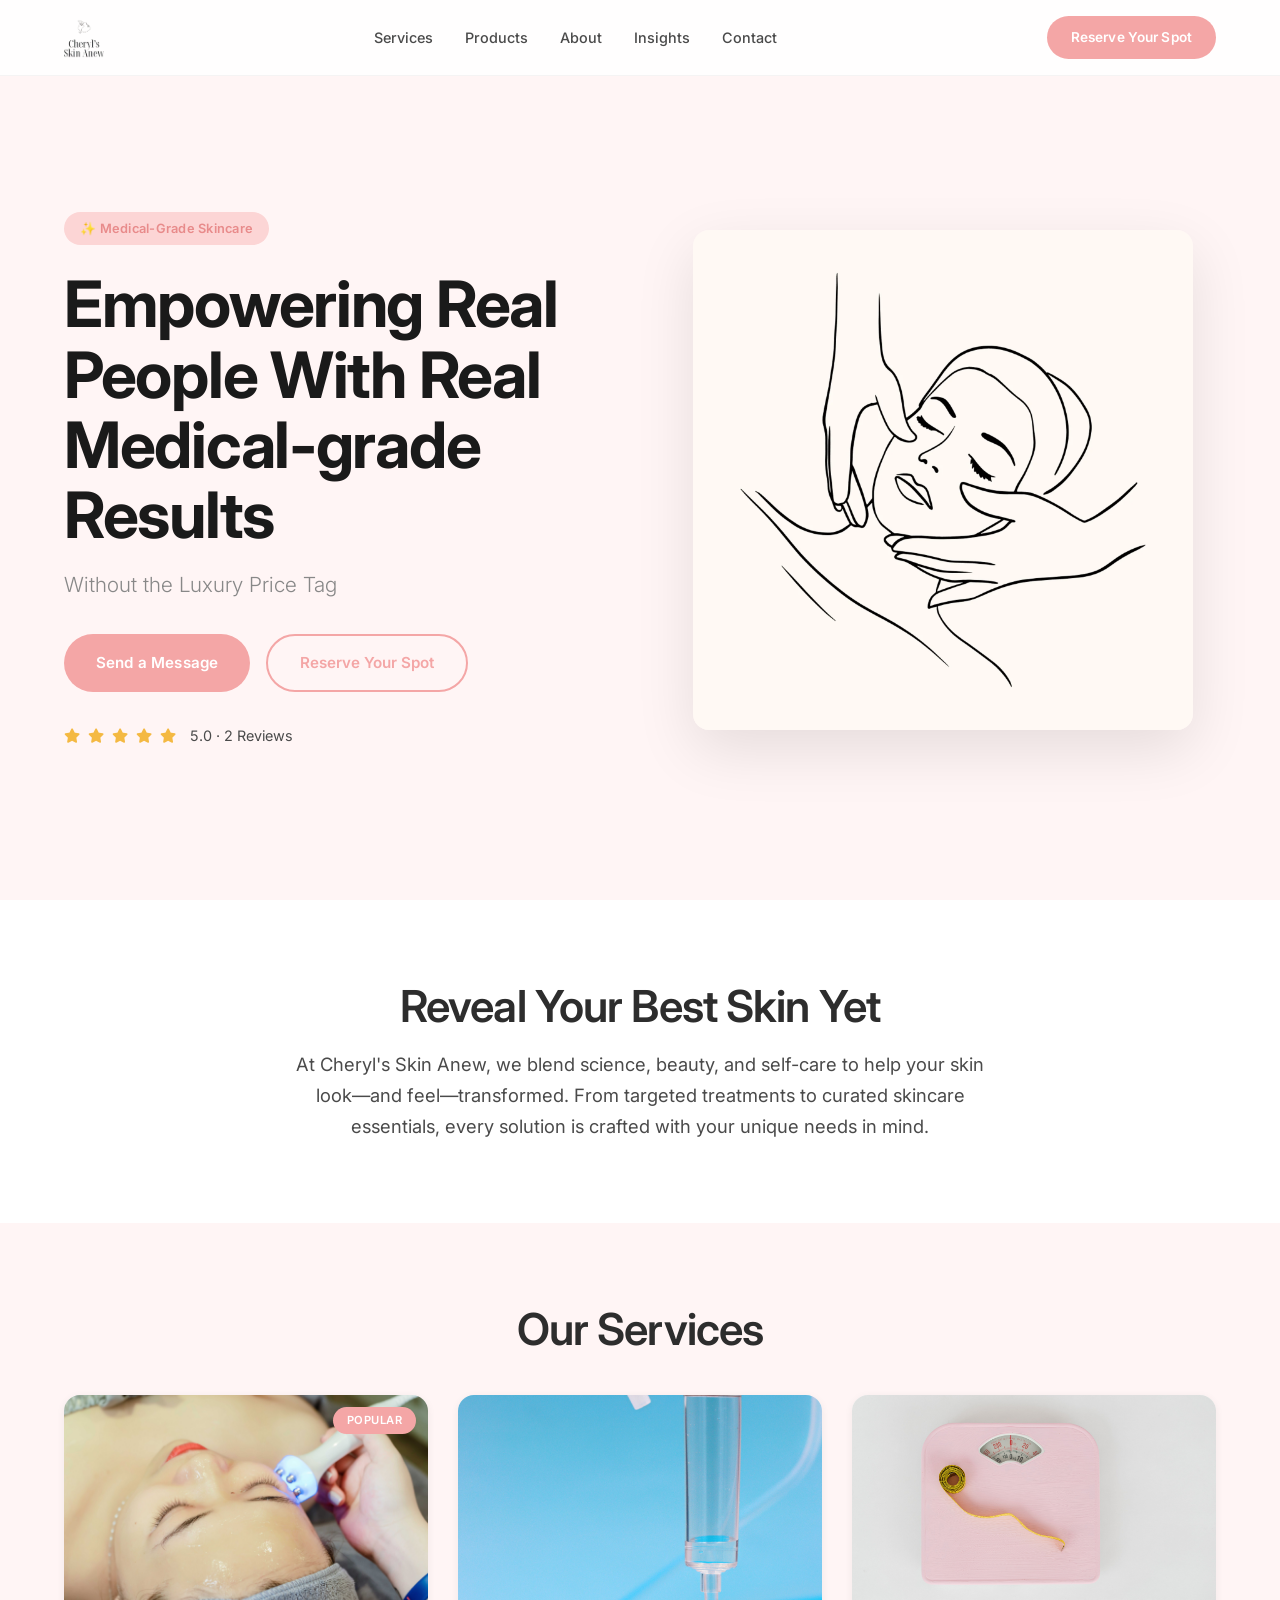
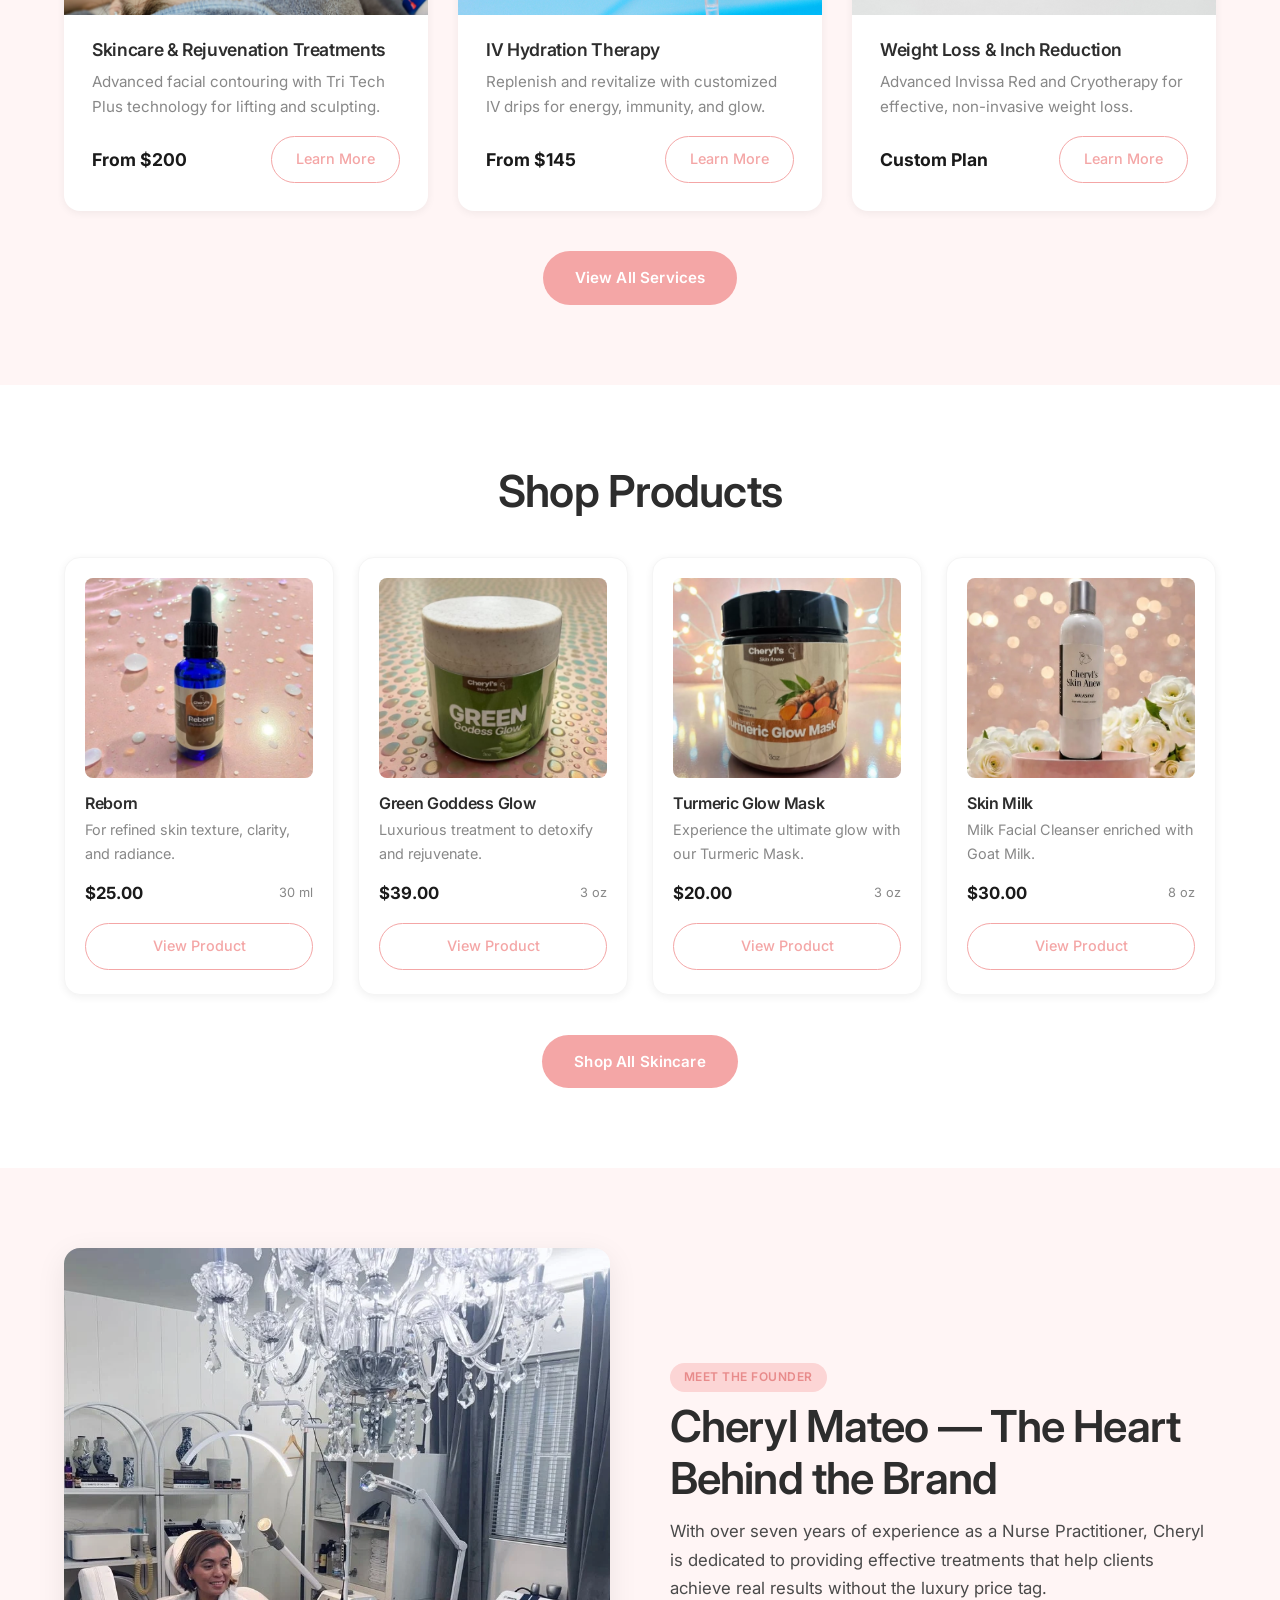
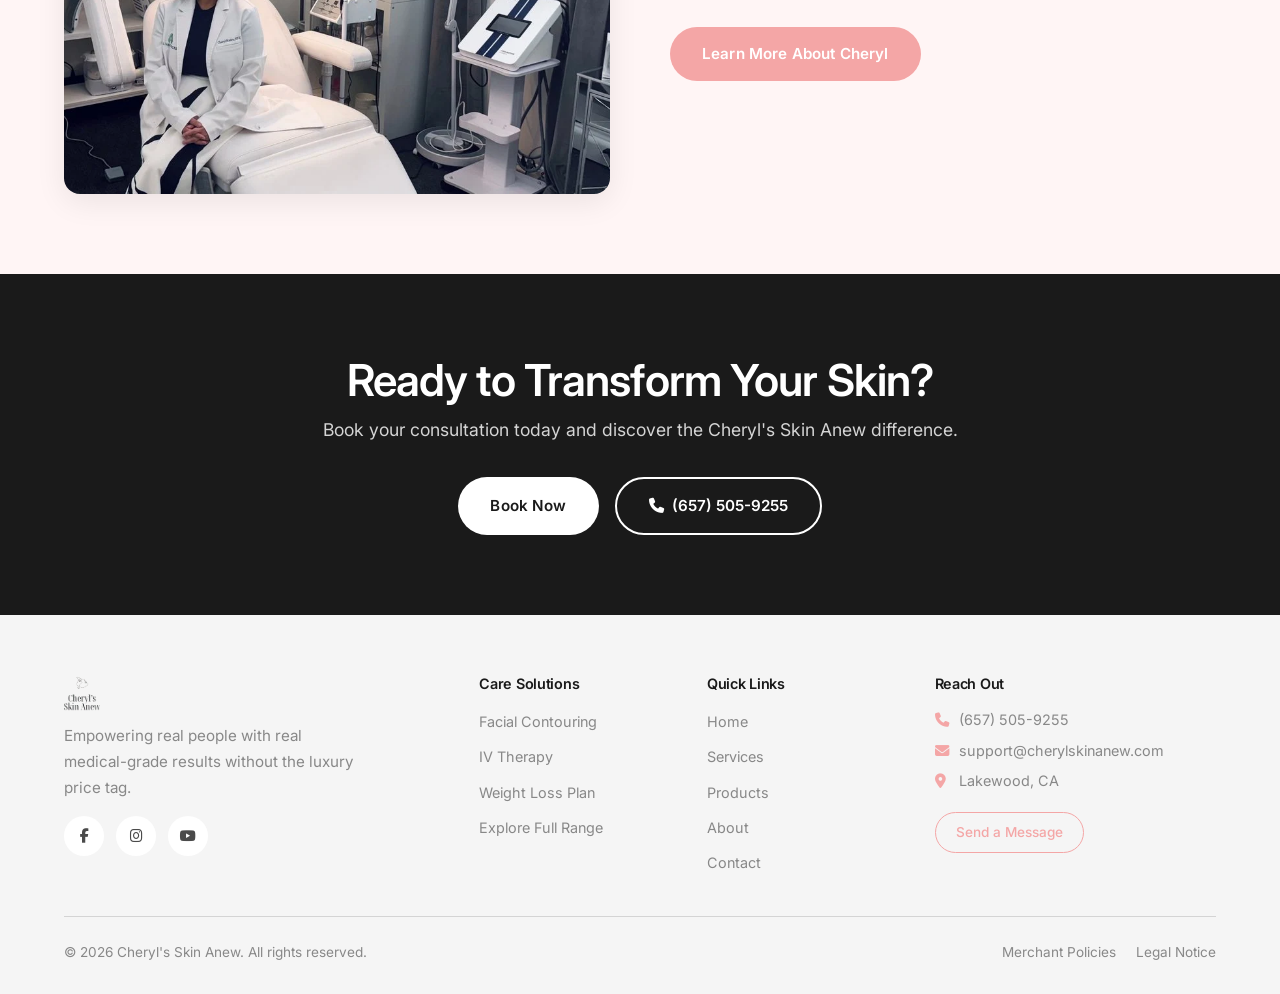
<file: index.html>
<!DOCTYPE html>
<html lang="en">
<head>
    <meta charset="UTF-8" />
    <meta name="viewport" content="width=device-width, initial-scale=1.0" />
    <title>Cheryl's Skin Anew | Medical-Grade Skincare</title>
    <meta name="description" content="Empowering real people with real medical-grade results without the luxury price tag. Skincare treatments, IV therapy, and medical-grade products in Lakewood, CA." />
    
    <!-- Google Fonts -->
    <link rel="preconnect" href="https://fonts.googleapis.com" />
    <link rel="preconnect" href="https://fonts.gstatic.com" crossorigin />
    <link href="https://fonts.googleapis.com/css2?family=Inter:wght@300;400;500;600;700&display=swap" rel="stylesheet" />
    
    <!-- Font Awesome -->
    <link rel="stylesheet" href="https://cdnjs.cloudflare.com/ajax/libs/font-awesome/6.5.0/css/all.min.css" />
    
    <!-- CSS -->
    <link rel="stylesheet" href="css/style.css" />
</head>
<body>

    <!-- ======== HEADER / NAVasdasdasdasdON ======== -->
    <header>
        <nav>
            <div class="logo">
                <a href="/index.html">
                    <img src="images/logo.png" alt="Cheryl's Skin Anew" />
                </a>
            </div>
            <ul class="nav-links">
                <li><a href="services.html">Services</a></li>
                <li><a href="products.html">Products</a></li>
                <li><a href="about.html">About</a></li>
                <li><a href="insights.html">Insights</a></li>
                <li><a href="contact.html">Contact</a></li>
            </ul>
            <div class="nav-actions">
                <a href="contact.html" class="btn-primary">Reserve Your Spot</a>
                <div class="hamburger">
                    <i class="fas fa-bars"></i>
                </div>
            </div>
        </nav>
    </header>

    <!-- ======== MAIN CONTENT ======== -->
    <main>

        <!-- ===== HERO SECTION ===== -->
        <section class="hero">
            <div class="hero-container">
                <div class="hero-content">
                    <span class="hero-badge">✨ Medical-Grade Skincare</span>
                    <h1>Empowering Real People With Real Medical-grade Results</h1>
                    <p class="hero-subtitle">Without the Luxury Price Tag</p>
                    <div class="hero-buttons">
                        <a href="contact.html" class="btn-primary">Send a Message</a>
                        <a href="services.html" class="btn-secondary">Reserve Your Spot</a>
                    </div>
                    <div class="hero-reviews">
                        <div class="stars">
                            <i class="fas fa-star"></i>
                            <i class="fas fa-star"></i>
                            <i class="fas fa-star"></i>
                            <i class="fas fa-star"></i>
                            <i class="fas fa-star"></i>
                        </div>
                        <span>5.0 · 2 Reviews</span>
                        <span class="powered-by"></span>
                    </div>
                </div>
                <div class="hero-image">
                    <img src="images/807ffd93-0536-4767-87ed-c3dc55a15ecb.png" alt="Cheryl's Skin Anew Treatment" />
                </div>
            </div>
        </section>

        <!-- ===== INTRO SECTION ===== -->
        <section class="intro">
            <div class="container">
                <h2>Reveal Your Best Skin Yet</h2>
                <p>At Cheryl's Skin Anew, we blend science, beauty, and self-care to help your skin look—and feel—transformed. From targeted treatments to curated skincare essentials, every solution is crafted with your unique needs in mind.</p>
            </div>
        </section>

        <!-- ===== SERVICES PREVIEW ===== -->
        <section class="services-preview">
            <div class="container">
                <h2>Our Services</h2>
                <p class="section-subtitle"></p>
                
                <div class="service-grid">
                    <!-- Service Card 1 -->
                    <div class="service-card">
                        <div class="service-image">
                            <img src="images/Tri Tech Plus Facial Contouring.jpg" alt="Facial Contouring" />
                            <span class="service-tag">Popular</span>
                        </div>
                        <div class="service-content">
                            <h3>Skincare & Rejuvenation Treatments</h3>
                            <p>Advanced facial contouring with Tri Tech Plus technology for lifting and sculpting.</p>
                            <div class="service-footer">
                                <span class="service-price">From $200</span>
                                <a href="services.html" class="btn-outline">Learn More</a>
                            </div>
                        </div>
                    </div>

                    <!-- Service Card 2 -->
                    <div class="service-card">
                        <div class="service-image">
                            <img src="images/ivhydrationtherapy.jpg" alt="IV Therapy" />
                        </div>
                        <div class="service-content">
                            <h3>IV Hydration Therapy</h3>
                            <p>Replenish and revitalize with customized IV drips for energy, immunity, and glow.</p>
                            <div class="service-footer">
                                <span class="service-price">From $145</span>
                                <a href="services.html" class="btn-outline">Learn More</a>
                            </div>
                        </div>
                    </div>

                    <!-- Service Card 3 -->
                    <div class="service-card">
                        <div class="service-image">
                            <img src="images/weightlossandinchreduction.jpg" alt="Weight Loss" />
                        </div>
                        <div class="service-content">
                            <h3>Weight Loss & Inch Reduction</h3>
                            <p>Advanced Invissa Red and Cryotherapy for effective, non-invasive weight loss.</p>
                            <div class="service-footer">
                                <span class="service-price">Custom Plan</span>
                                <a href="services.html" class="btn-outline">Learn More</a>
                            </div>
                        </div>
                    </div>
                </div>

                <div class="section-cta">
                    <a href="services.html" class="btn-primary">View All Services</a>
                </div>
            </div>
        </section>

        <!-- ===== PRODUCTS PREVIEW ===== -->
        <section class="products-preview">
            <div class="container">
                <h2>Shop Products</h2>
                <p class="section-subtitle"></p>
                
                <div class="product-grid">
                    <!-- Product Card 1 -->
                    <div class="product-card">
                        <div class="product-image">
                            <img src="images/reborn.png" alt="Reborn" />
                        </div>
                        <h3>Reborn</h3>
                        <p>For refined skin texture, clarity, and radiance.</p>
                        <div class="product-footer">
                            <span class="product-price">$25.00</span>
                            <span class="product-size">30 ml</span>
                        </div>
                        <a href="products.html" class="btn-outline btn-block">View Product</a>
                    </div>

                    <!-- Product Card 2 -->
                    <div class="product-card">
                        <div class="product-image">
                            <img src="images/Green Godess Glow.png" alt="Green Goddess Glow" />
                        </div>
                        <h3>Green Goddess Glow</h3>
                        <p>Luxurious treatment to detoxify and rejuvenate.</p>
                        <div class="product-footer">
                            <span class="product-price">$39.00</span>
                            <span class="product-size">3 oz</span>
                        </div>
                        <a href="products.html" class="btn-outline btn-block">View Product</a>
                    </div>

                    <!-- Product Card 3 -->
                    <div class="product-card">
                        <div class="product-image">
                            <img src="images/Turmeric Glow Mask.png" alt="Turmeric Glow Mask" />
                        </div>
                        <h3>Turmeric Glow Mask</h3>
                        <p>Experience the ultimate glow with our Turmeric Mask.</p>
                        <div class="product-footer">
                            <span class="product-price">$20.00</span>
                            <span class="product-size">3 oz</span>
                        </div>
                        <a href="products.html" class="btn-outline btn-block">View Product</a>
                    </div>

                    <!-- Product Card 4 -->
                    <div class="product-card">
                        <div class="product-image">
                            <img src="images/Skin Milk.jpg" alt="Skin Milk" />
                        </div>
                        <h3>Skin Milk</h3>
                        <p>Milk Facial Cleanser enriched with Goat Milk.</p>
                        <div class="product-footer">
                            <span class="product-price">$30.00</span>
                            <span class="product-size">8 oz</span>
                        </div>
                        <a href="products.html" class="btn-outline btn-block">View Product</a>
                    </div>
                </div>

                <div class="section-cta">
                    <a href="products.html" class="btn-primary">Shop All Skincare</a>
                </div>
            </div>
        </section>

        <!-- ===== ABOUT PREVIEW ===== -->
        <section class="about-preview">
            <div class="container">
                <div class="about-grid">
                    <div class="about-image">
                        <img src="images/front.jpg" alt="Cheryl Mateo" />
                    </div>
                    <div class="about-content">
                        <span class="about-badge">Meet the Founder</span>
                        <h2>Cheryl Mateo — The Heart Behind the Brand</h2>
                        <p>With over seven years of experience as a Nurse Practitioner, Cheryl is dedicated to providing effective treatments that help clients achieve real results without the luxury price tag.</p>
                        <a href="about.html" class="btn-primary">Learn More About Cheryl</a>
                    </div>
                </div>
            </div>
        </section>

        <!-- ===== CTA SECTION ===== -->
        <section class="cta-section">
            <div class="container">
                <h2>Ready to Transform Your Skin?</h2>
                <p>Book your consultation today and discover the Cheryl's Skin Anew difference.</p>
                <div class="cta-buttons">
                    <a href="contact.html" class="btn-primary">Book Now</a>
                    <a href="tel:+16575059255" class="btn-secondary">
                        <i class="fas fa-phone"></i> (657) 505-9255
                    </a>
                </div>
            </div>
        </section>

    </main>

    <!-- ======== FOOTER ======== -->
    <footer>
        <div class="container">
            <div class="footer-grid">
                <div class="footer-brand">
                    <img src="images/logo.png" alt="Cheryl's Skin Anew" />
                    <p>Empowering real people with real medical-grade results without the luxury price tag.</p>
                    <div class="footer-social">
                        <a href="#" aria-label="Facebook"><i class="fab fa-facebook-f"></i></a>
                        <a href="#" aria-label="Instagram"><i class="fab fa-instagram"></i></a>
                        <a href="#" aria-label="YouTube"><i class="fab fa-youtube"></i></a>
                    </div>
                </div>
                
                <div class="footer-links">
                    <h4>Care Solutions</h4>
                    <ul>
                        <li><a href="services.html#facial">Facial Contouring</a></li>
                        <li><a href="services.html#iv">IV Therapy</a></li>
                        <li><a href="services.html#weight">Weight Loss Plan</a></li>
                        <li><a href="services.html">Explore Full Range</a></li>
                    </ul>
                </div>
                
                <div class="footer-links">
                    <h4>Quick Links</h4>
                    <ul>
                        <li><a href="index.html">Home</a></li>
                        <li><a href="services.html">Services</a></li>
                        <li><a href="products.html">Products</a></li>
                        <li><a href="about.html">About</a></li>
                        <li><a href="contact.html">Contact</a></li>
                    </ul>
                </div>
                
                <div class="footer-contact">
                    <h4>Reach Out</h4>
                    <p><i class="fas fa-phone"></i> (657) 505-9255</p>
                    <p><i class="fas fa-envelope"></i> support@cherylskinanew.com</p>
                    <p><i class="fas fa-map-marker-alt"></i> Lakewood, CA</p>
                    <a href="contact.html" class="btn-outline btn-small">Send a Message</a>
                </div>
            </div>
            
            <div class="footer-bottom">
                <p>&copy; 2026 Cheryl's Skin Anew. All rights reserved.</p>
                <div class="footer-legal">
                    <a href="#">Merchant Policies</a>
                    <a href="#">Legal Notice</a>
                </div>
            </div>
        </div>
    </footer>

    <!-- ======== JAVASCRIPT ======== -->
    <script src="js/main.js"></script>
</body>
</html>
</file>
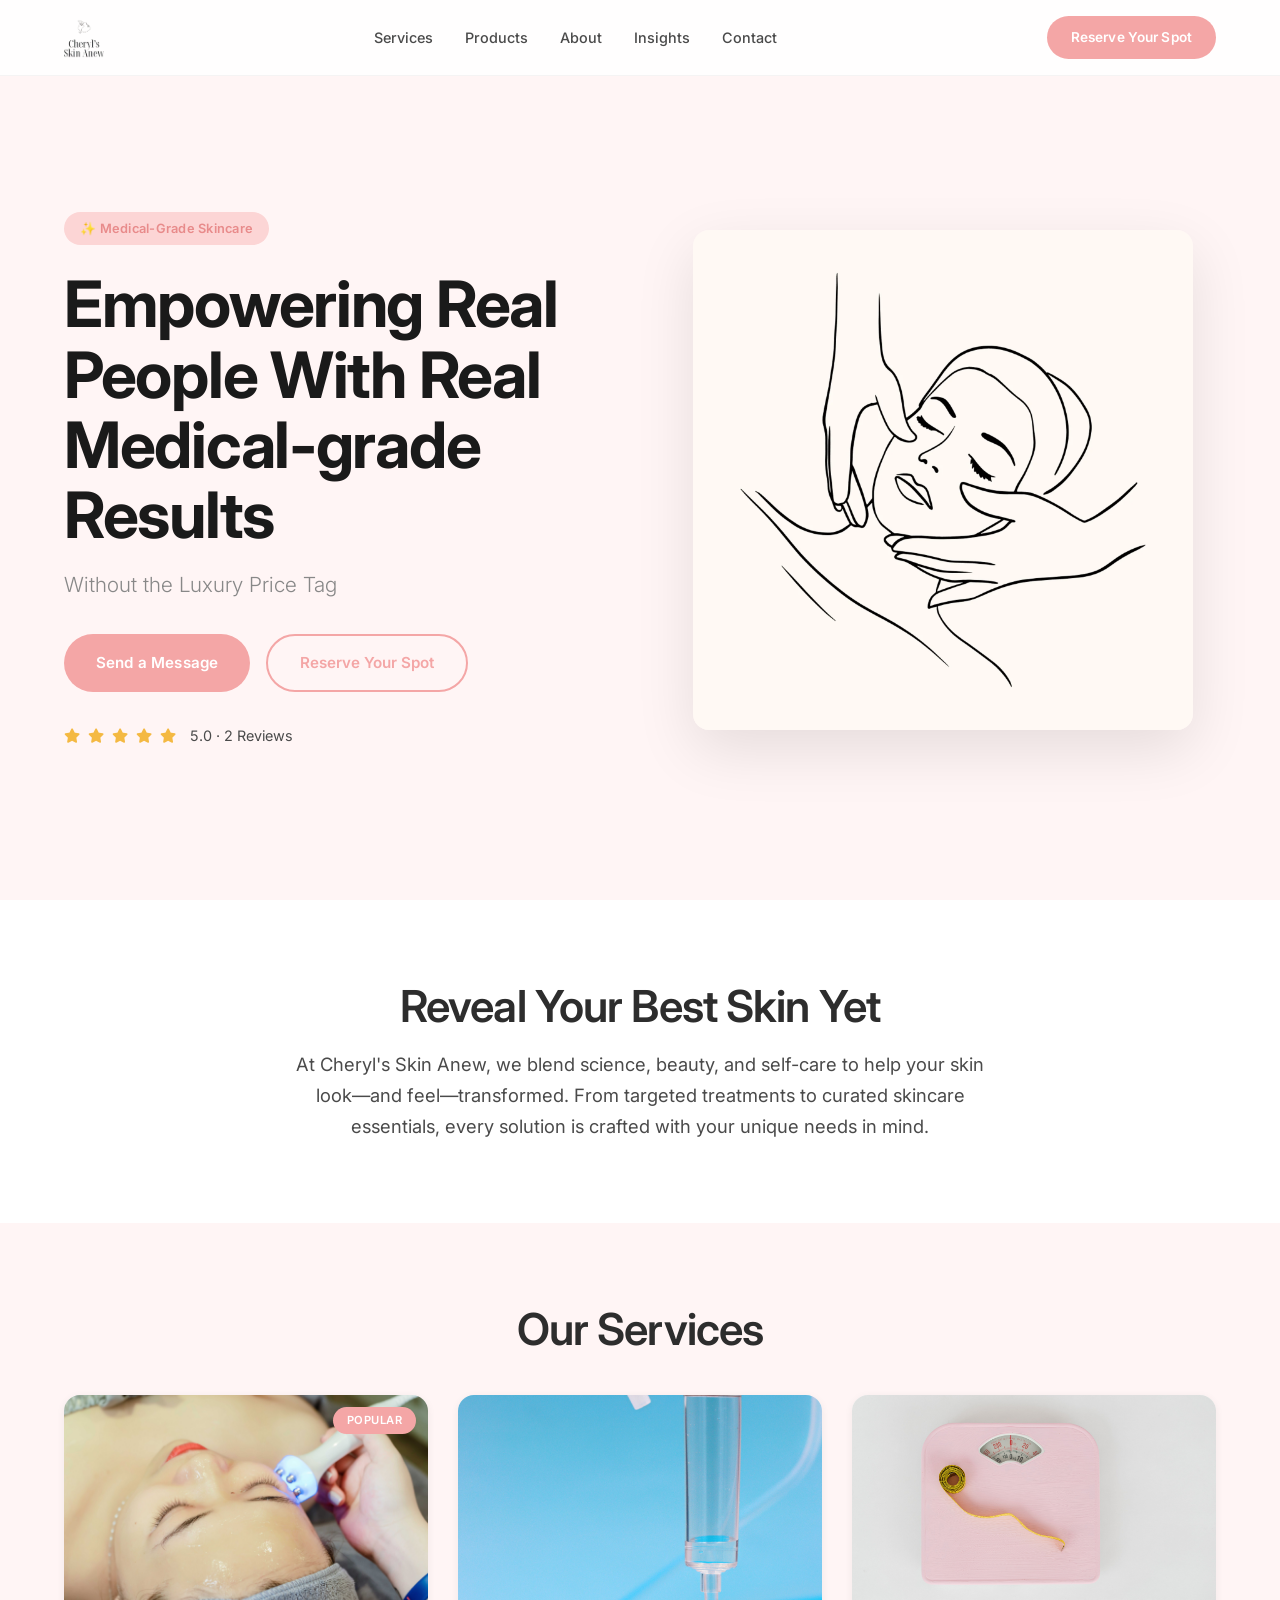
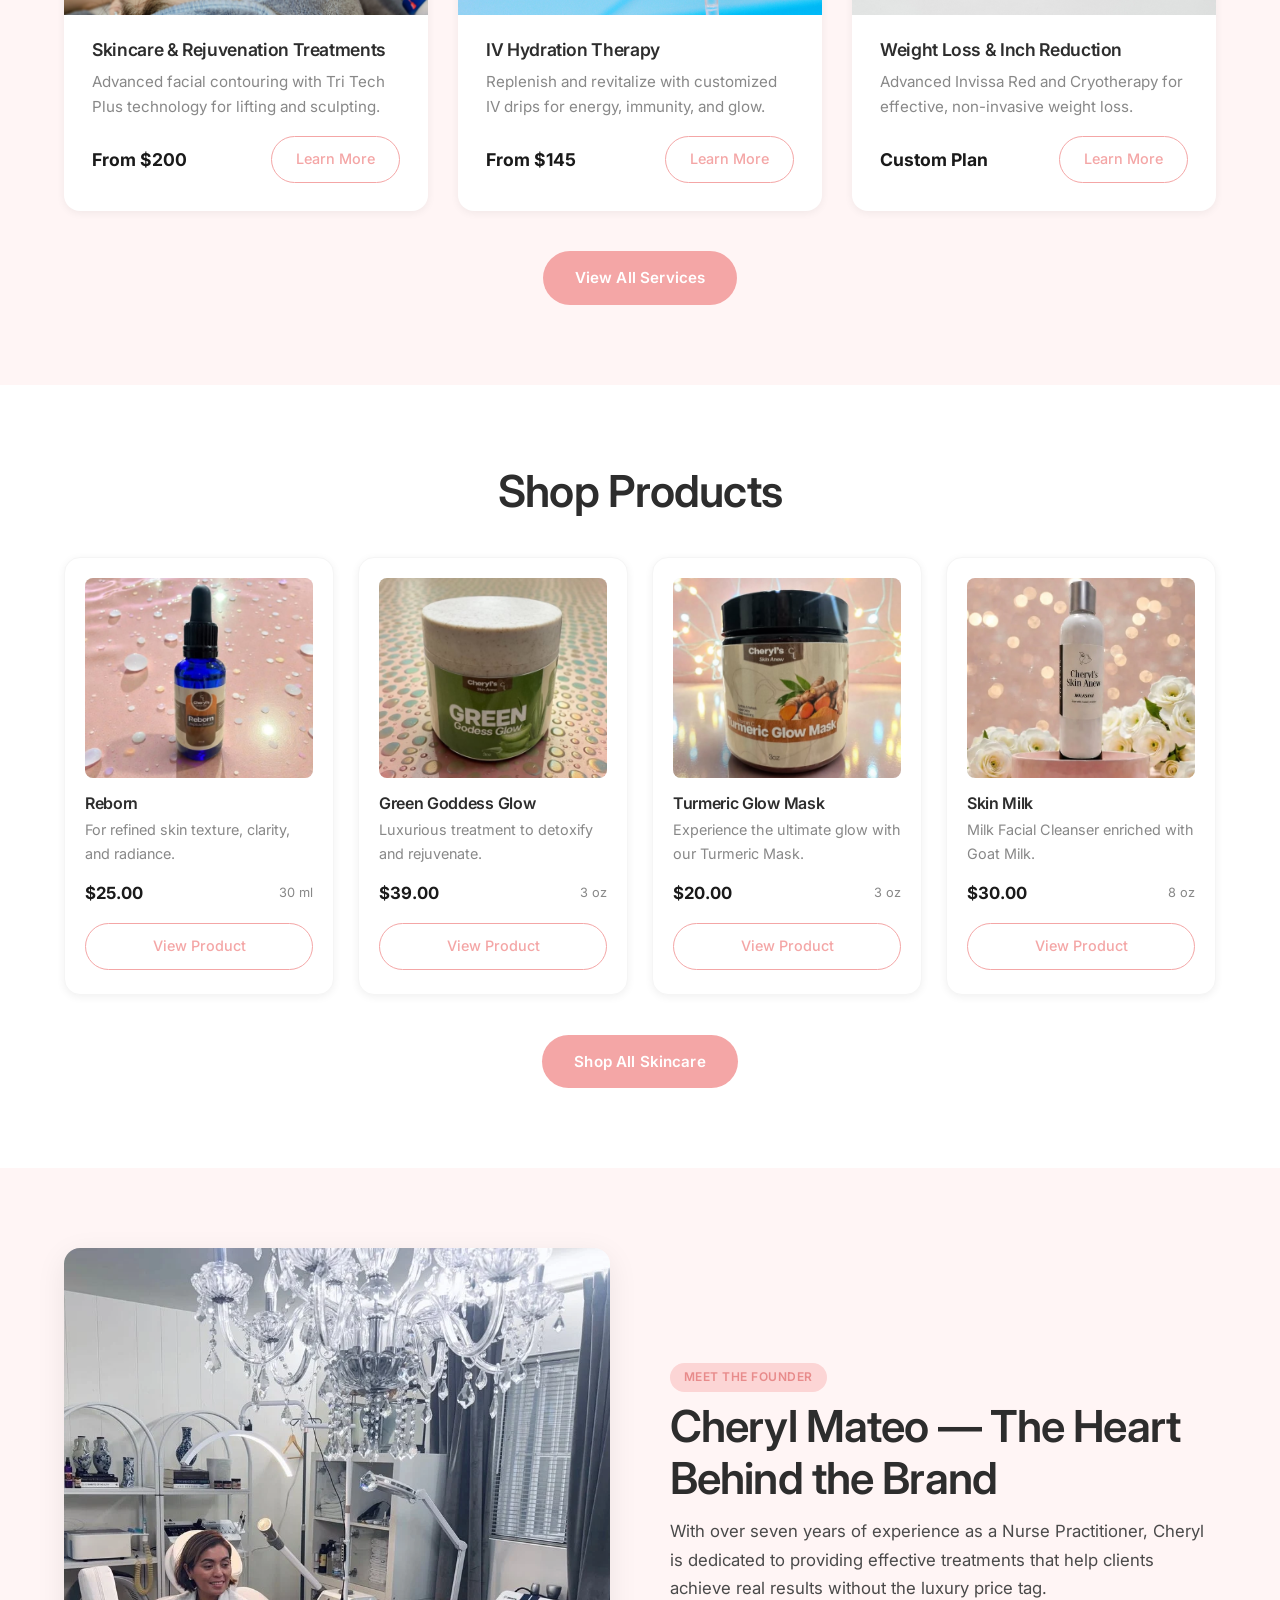
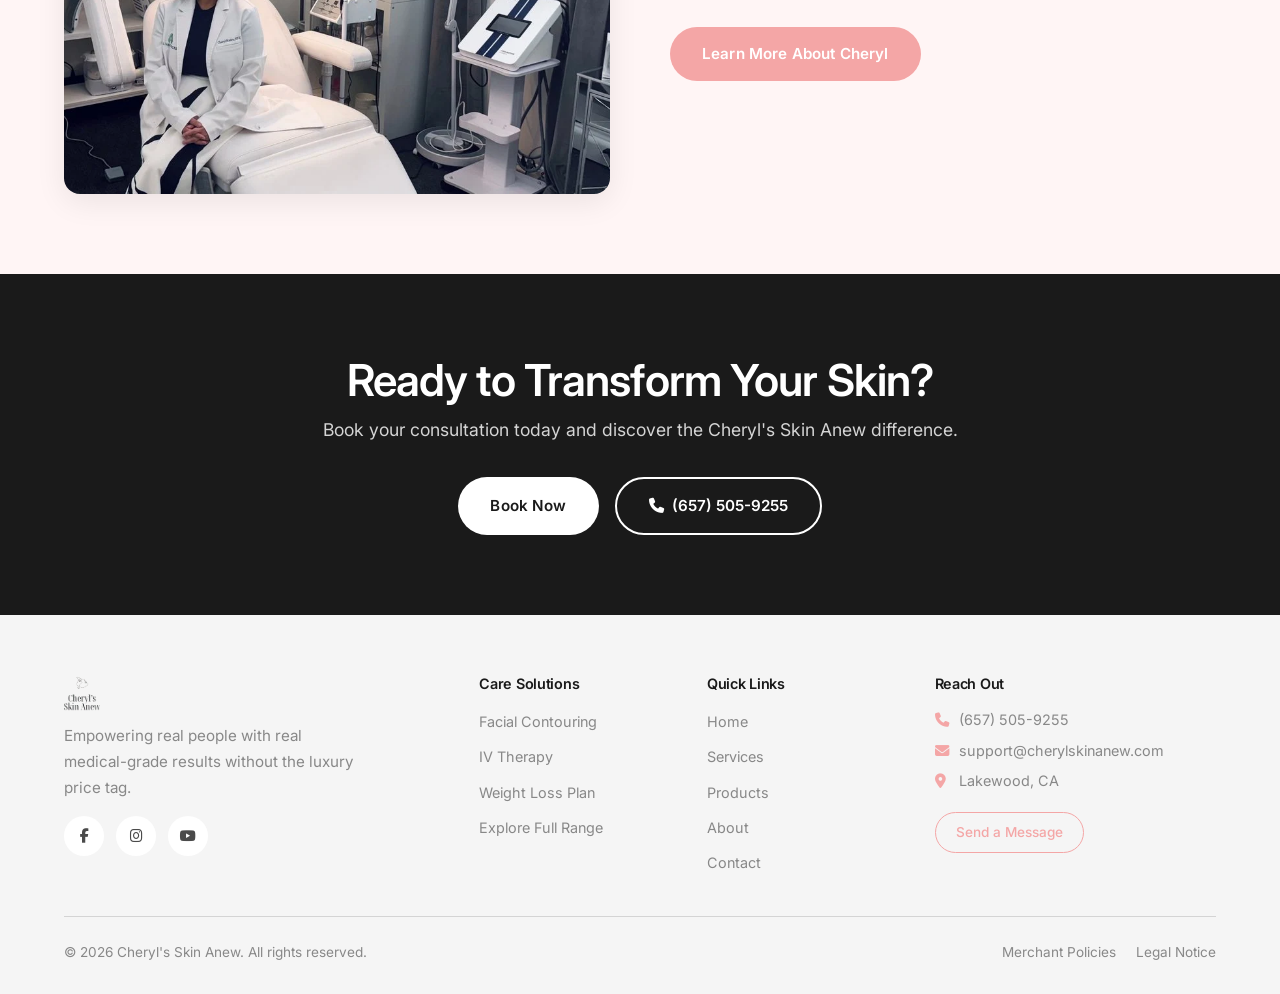
<file: cheryl-skin-anew/index.html>
<!DOCTYPE html>
<html lang="en">
<head>
    <meta charset="UTF-8" />
    <meta name="viewport" content="width=device-width, initial-scale=1.0" />
    <title>Cheryl's Skin Anew | Medical-Grade Skincare</title>
    <meta name="description" content="Empowering real people with real medical-grade results without the luxury price tag. Skincare treatments, IV therapy, and medical-grade products in Lakewood, CA." />
    
    <!-- Google Fonts -->
    <link rel="preconnect" href="https://fonts.googleapis.com" />
    <link rel="preconnect" href="https://fonts.gstatic.com" crossorigin />
    <link href="https://fonts.googleapis.com/css2?family=Inter:wght@300;400;500;600;700&display=swap" rel="stylesheet" />
    
    <!-- Font Awesome -->
    <link rel="stylesheet" href="https://cdnjs.cloudflare.com/ajax/libs/font-awesome/6.5.0/css/all.min.css" />
    
    <!-- CSS -->
    <link rel="stylesheet" href="css/style.css" />
</head>
<body>

    <!-- ======== HEADER / NAVIGATION ======== -->
    <header>
        <nav>
            <div class="logo">
                <a href="index.html">
                    <img src="images/logo.png" alt="Cheryl's Skin Anew" />
                </a>
            </div>
            <ul class="nav-links">
                <li><a href="services.html">Services</a></li>
                <li><a href="products.html">Products</a></li>
                <li><a href="about.html">About</a></li>
                <li><a href="insights.html">Insights</a></li>
                <li><a href="contact.html">Contact</a></li>
            </ul>
            <div class="nav-actions">
                <a href="contact.html" class="btn-primary">Reserve Your Spot</a>
                <div class="hamburger">
                    <i class="fas fa-bars"></i>
                </div>
            </div>
        </nav>
    </header>

    <!-- ======== MAIN CONTENT ======== -->
    <main>

        <!-- ===== HERO SECTION ===== -->
        <section class="hero">
            <div class="hero-container">
                <div class="hero-content">
                    <span class="hero-badge">✨ Medical-Grade Skincare</span>
                    <h1>Empowering Real People With Real Medical-grade Results</h1>
                    <p class="hero-subtitle">Without the Luxury Price Tag</p>
                    <div class="hero-buttons">
                        <a href="contact.html" class="btn-primary">Send a Message</a>
                        <a href="services.html" class="btn-secondary">Reserve Your Spot</a>
                    </div>
                    <div class="hero-reviews">
                        <div class="stars">
                            <i class="fas fa-star"></i>
                            <i class="fas fa-star"></i>
                            <i class="fas fa-star"></i>
                            <i class="fas fa-star"></i>
                            <i class="fas fa-star"></i>
                        </div>
                        <span>5.0 · 2 Reviews</span>
                        <span class="powered-by"></span>
                    </div>
                </div>
                <div class="hero-image">
                    <img src="images/807ffd93-0536-4767-87ed-c3dc55a15ecb.png" alt="Cheryl's Skin Anew Treatment" />
                </div>
            </div>
        </section>

        <!-- ===== INTRO SECTION ===== -->
        <section class="intro">
            <div class="container">
                <h2>Reveal Your Best Skin Yet</h2>
                <p>At Cheryl's Skin Anew, we blend science, beauty, and self-care to help your skin look—and feel—transformed. From targeted treatments to curated skincare essentials, every solution is crafted with your unique needs in mind.</p>
            </div>
        </section>

        <!-- ===== SERVICES PREVIEW ===== -->
        <section class="services-preview">
            <div class="container">
                <h2>Our Services</h2>
                <p class="section-subtitle"></p>
                
                <div class="service-grid">
                    <!-- Service Card 1 -->
                    <div class="service-card">
                        <div class="service-image">
                            <img src="images/Tri Tech Plus Facial Contouring.jpg" alt="Facial Contouring" />
                            <span class="service-tag">Popular</span>
                        </div>
                        <div class="service-content">
                            <h3>Skincare & Rejuvenation Treatments</h3>
                            <p>Advanced facial contouring with Tri Tech Plus technology for lifting and sculpting.</p>
                            <div class="service-footer">
                                <span class="service-price">From $200</span>
                                <a href="services.html" class="btn-outline">Learn More</a>
                            </div>
                        </div>
                    </div>

                    <!-- Service Card 2 -->
                    <div class="service-card">
                        <div class="service-image">
                            <img src="images/ivhydrationtherapy.jpg" alt="IV Therapy" />
                        </div>
                        <div class="service-content">
                            <h3>IV Hydration Therapy</h3>
                            <p>Replenish and revitalize with customized IV drips for energy, immunity, and glow.</p>
                            <div class="service-footer">
                                <span class="service-price">From $145</span>
                                <a href="services.html" class="btn-outline">Learn More</a>
                            </div>
                        </div>
                    </div>

                    <!-- Service Card 3 -->
                    <div class="service-card">
                        <div class="service-image">
                            <img src="images/weightlossandinchreduction.jpg" alt="Weight Loss" />
                        </div>
                        <div class="service-content">
                            <h3>Weight Loss & Inch Reduction</h3>
                            <p>Advanced Invissa Red and Cryotherapy for effective, non-invasive weight loss.</p>
                            <div class="service-footer">
                                <span class="service-price">Custom Plan</span>
                                <a href="services.html" class="btn-outline">Learn More</a>
                            </div>
                        </div>
                    </div>
                </div>

                <div class="section-cta">
                    <a href="services.html" class="btn-primary">View All Services</a>
                </div>
            </div>
        </section>

        <!-- ===== PRODUCTS PREVIEW ===== -->
        <section class="products-preview">
            <div class="container">
                <h2>Shop Products</h2>
                <p class="section-subtitle"></p>
                
                <div class="product-grid">
                    <!-- Product Card 1 -->
                    <div class="product-card">
                        <div class="product-image">
                            <img src="images/reborn.png" alt="Reborn" />
                        </div>
                        <h3>Reborn</h3>
                        <p>For refined skin texture, clarity, and radiance.</p>
                        <div class="product-footer">
                            <span class="product-price">$25.00</span>
                            <span class="product-size">30 ml</span>
                        </div>
                        <a href="products.html" class="btn-outline btn-block">View Product</a>
                    </div>

                    <!-- Product Card 2 -->
                    <div class="product-card">
                        <div class="product-image">
                            <img src="images/Green Godess Glow.png" alt="Green Goddess Glow" />
                        </div>
                        <h3>Green Goddess Glow</h3>
                        <p>Luxurious treatment to detoxify and rejuvenate.</p>
                        <div class="product-footer">
                            <span class="product-price">$39.00</span>
                            <span class="product-size">3 oz</span>
                        </div>
                        <a href="products.html" class="btn-outline btn-block">View Product</a>
                    </div>

                    <!-- Product Card 3 -->
                    <div class="product-card">
                        <div class="product-image">
                            <img src="images/Turmeric Glow Mask.png" alt="Turmeric Glow Mask" />
                        </div>
                        <h3>Turmeric Glow Mask</h3>
                        <p>Experience the ultimate glow with our Turmeric Mask.</p>
                        <div class="product-footer">
                            <span class="product-price">$20.00</span>
                            <span class="product-size">3 oz</span>
                        </div>
                        <a href="products.html" class="btn-outline btn-block">View Product</a>
                    </div>

                    <!-- Product Card 4 -->
                    <div class="product-card">
                        <div class="product-image">
                            <img src="images/Skin Milk.jpg" alt="Skin Milk" />
                        </div>
                        <h3>Skin Milk</h3>
                        <p>Milk Facial Cleanser enriched with Goat Milk.</p>
                        <div class="product-footer">
                            <span class="product-price">$30.00</span>
                            <span class="product-size">8 oz</span>
                        </div>
                        <a href="products.html" class="btn-outline btn-block">View Product</a>
                    </div>
                </div>

                <div class="section-cta">
                    <a href="products.html" class="btn-primary">Shop All Skincare</a>
                </div>
            </div>
        </section>

        <!-- ===== ABOUT PREVIEW ===== -->
        <section class="about-preview">
            <div class="container">
                <div class="about-grid">
                    <div class="about-image">
                        <img src="images/front.jpg" alt="Cheryl Mateo" />
                    </div>
                    <div class="about-content">
                        <span class="about-badge">Meet the Founder</span>
                        <h2>Cheryl Mateo — The Heart Behind the Brand</h2>
                        <p>With over seven years of experience as a Nurse Practitioner, Cheryl is dedicated to providing effective treatments that help clients achieve real results without the luxury price tag.</p>
                        <a href="about.html" class="btn-primary">Learn More About Cheryl</a>
                    </div>
                </div>
            </div>
        </section>

        <!-- ===== CTA SECTION ===== -->
        <section class="cta-section">
            <div class="container">
                <h2>Ready to Transform Your Skin?</h2>
                <p>Book your consultation today and discover the Cheryl's Skin Anew difference.</p>
                <div class="cta-buttons">
                    <a href="contact.html" class="btn-primary">Book Now</a>
                    <a href="tel:+16575059255" class="btn-secondary">
                        <i class="fas fa-phone"></i> (657) 505-9255
                    </a>
                </div>
            </div>
        </section>

    </main>

    <!-- ======== FOOTER ======== -->
    <footer>
        <div class="container">
            <div class="footer-grid">
                <div class="footer-brand">
                    <img src="images/logo.png" alt="Cheryl's Skin Anew" />
                    <p>Empowering real people with real medical-grade results without the luxury price tag.</p>
                    <div class="footer-social">
                        <a href="#" aria-label="Facebook"><i class="fab fa-facebook-f"></i></a>
                        <a href="#" aria-label="Instagram"><i class="fab fa-instagram"></i></a>
                        <a href="#" aria-label="YouTube"><i class="fab fa-youtube"></i></a>
                    </div>
                </div>
                
                <div class="footer-links">
                    <h4>Care Solutions</h4>
                    <ul>
                        <li><a href="services.html#facial">Facial Contouring</a></li>
                        <li><a href="services.html#iv">IV Therapy</a></li>
                        <li><a href="services.html#weight">Weight Loss Plan</a></li>
                        <li><a href="services.html">Explore Full Range</a></li>
                    </ul>
                </div>
                
                <div class="footer-links">
                    <h4>Quick Links</h4>
                    <ul>
                        <li><a href="index.html">Home</a></li>
                        <li><a href="services.html">Services</a></li>
                        <li><a href="products.html">Products</a></li>
                        <li><a href="about.html">About</a></li>
                        <li><a href="contact.html">Contact</a></li>
                    </ul>
                </div>
                
                <div class="footer-contact">
                    <h4>Reach Out</h4>
                    <p><i class="fas fa-phone"></i> (657) 505-9255</p>
                    <p><i class="fas fa-envelope"></i> support@cherylskinanew.com</p>
                    <p><i class="fas fa-map-marker-alt"></i> Lakewood, CA</p>
                    <a href="contact.html" class="btn-outline btn-small">Send a Message</a>
                </div>
            </div>
            
            <div class="footer-bottom">
                <p>&copy; 2026 Cheryl's Skin Anew. All rights reserved.</p>
                <div class="footer-legal">
                    <a href="#">Merchant Policies</a>
                    <a href="#">Legal Notice</a>
                </div>
            </div>
        </div>
    </footer>

    <!-- ======== JAVASCRIPT ======== -->
    <script src="js/main.js"></script>
</body>
</html>
</file>
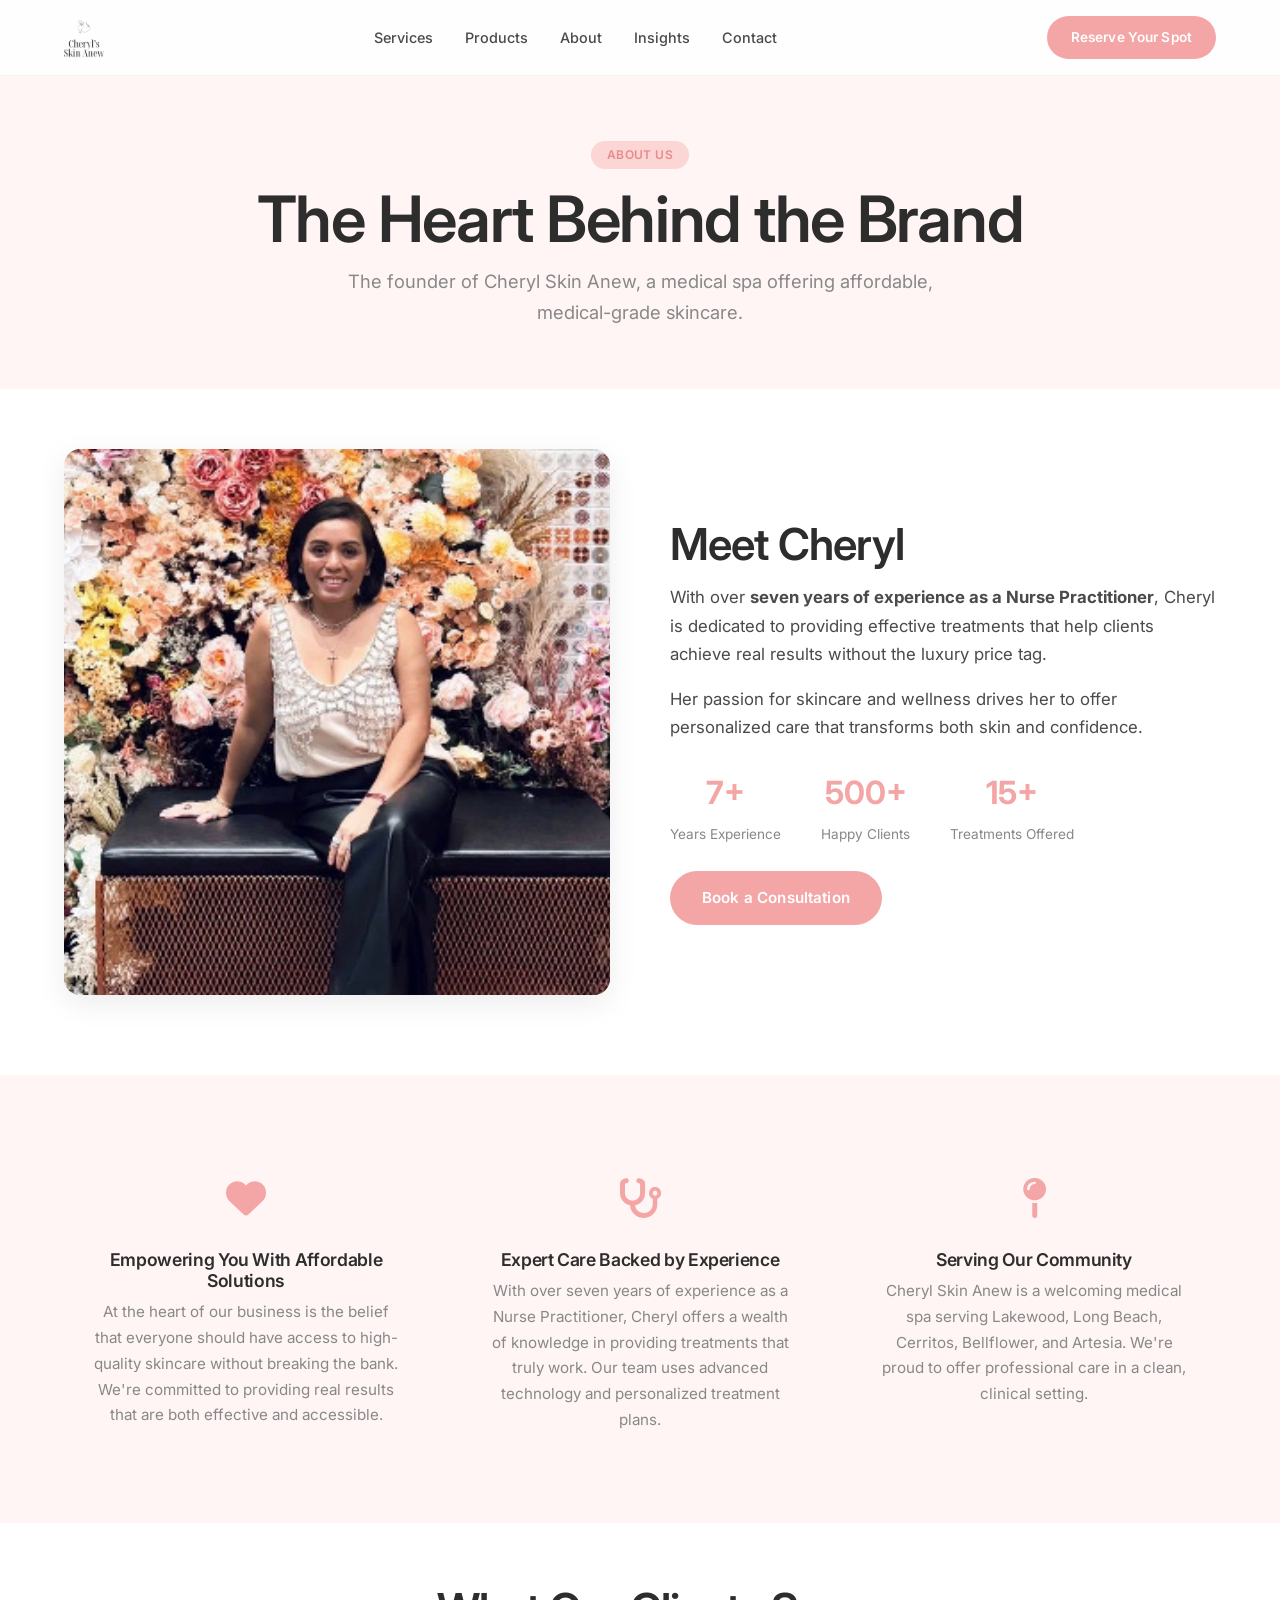
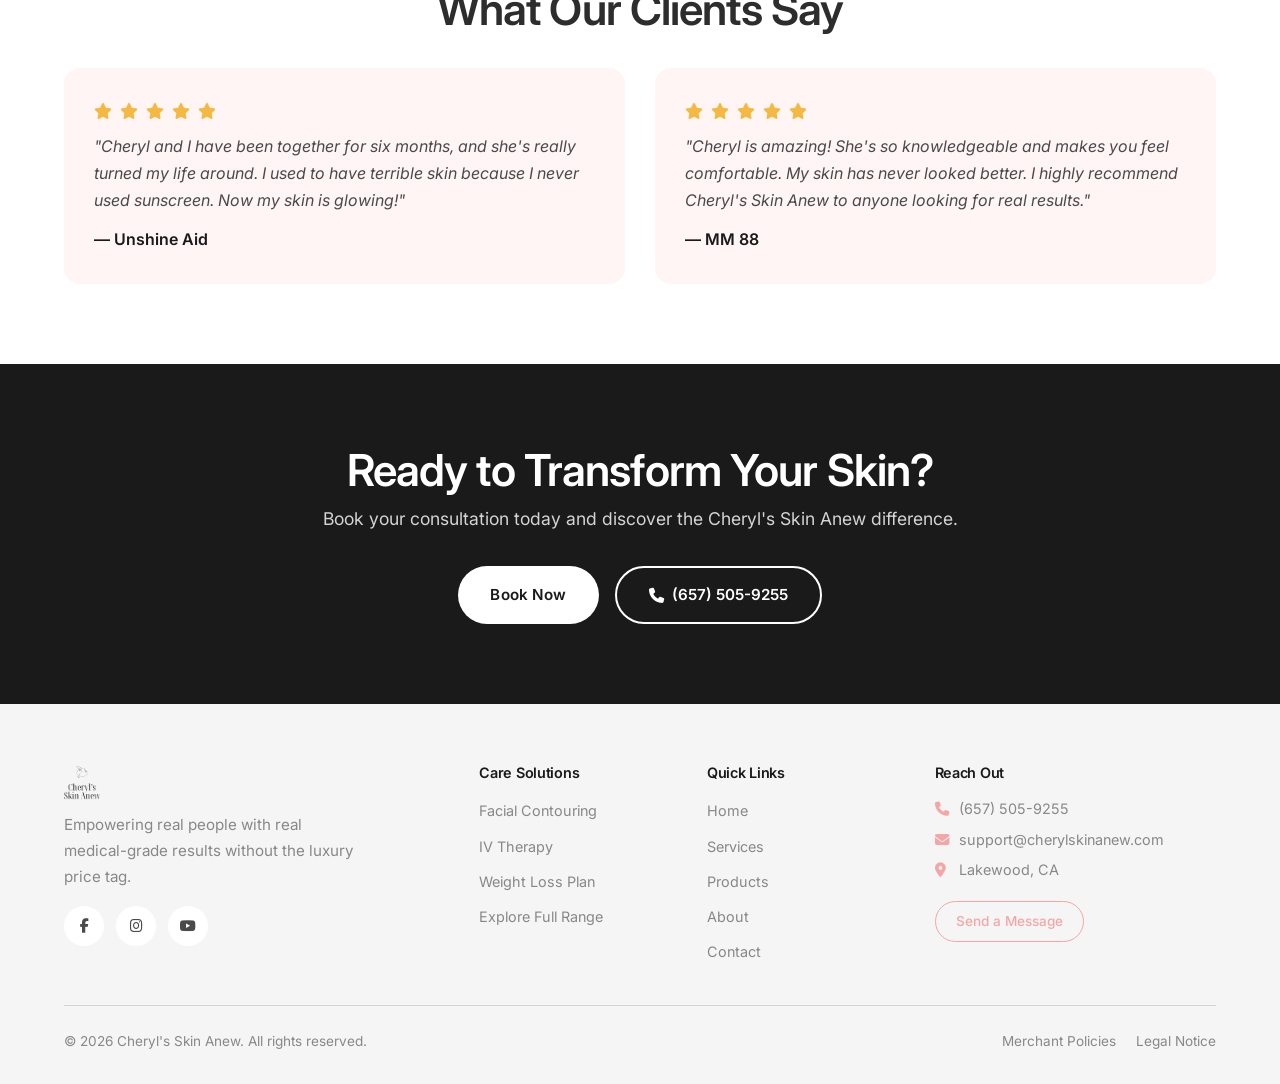
<file: about.html>
<!DOCTYPE html>
<html lang="en">
<head>
    <meta charset="UTF-8" />
    <meta name="viewport" content="width=device-width, initial-scale=1.0" />
    <title>About | Cheryl's Skin Anew</title>
    <meta name="description" content="Meet Cheryl Mateo, Nurse Practitioner with over 7 years of experience. Affordable medical-grade skincare in Lakewood, CA." />
    
    <link rel="preconnect" href="https://fonts.googleapis.com" />
    <link rel="preconnect" href="https://fonts.gstatic.com" crossorigin />
    <link href="https://fonts.googleapis.com/css2?family=Inter:wght@300;400;500;600;700&display=swap" rel="stylesheet" />
    <link rel="stylesheet" href="https://cdnjs.cloudflare.com/ajax/libs/font-awesome/6.5.0/css/all.min.css" />
    <link rel="stylesheet" href="css/style.css" />
</head>
<body>

    <!-- ======== HEADER ======== -->
    <header>
        <nav>
            <div class="logo">
                <a href="index.html">
                    <img src="images/logo.png" alt="Cheryl's Skin Anew" />
                </a>
            </div>
            <ul class="nav-links">
                <li><a href="services.html">Services</a></li>
                <li><a href="products.html">Products</a></li>
                <li><a href="about.html" class="active">About</a></li>
                <li><a href="insights.html">Insights</a></li>
                <li><a href="contact.html">Contact</a></li>
            </ul>
            <div class="nav-actions">
                <a href="contact.html" class="btn-primary">Reserve Your Spot</a>
                <div class="hamburger">
                    <i class="fas fa-bars"></i>
                </div>
            </div>
        </nav>
    </header>

    <!-- ======== MAIN ======== -->
    <main>

        <!-- ===== PAGE HERO ===== -->
        <section class="page-hero about-hero">
            <div class="container">
                <span class="page-badge">About Us</span>
                <h1>The Heart Behind the Brand</h1>
                <p>The founder of Cheryl Skin Anew, a medical spa offering affordable, medical-grade skincare.</p>
            </div>
        </section>

        <!-- ===== FOUNDER SECTION ===== -->
        <section class="founder-section">
            <div class="container">
                <div class="founder-grid">
                    <div class="founder-image">
                        <img src="images/cherylskinanew.comaboutus.png" alt="Cheryl Mateo - Founder" />
                    </div>
                    <div class="founder-content">
                        <h2>Meet Cheryl</h2>
                        <p>With over <strong>seven years of experience as a Nurse Practitioner</strong>, Cheryl is dedicated to providing effective treatments that help clients achieve real results without the luxury price tag.</p>
                        <p>Her passion for skincare and wellness drives her to offer personalized care that transforms both skin and confidence.</p>
                        <div class="founder-stats">
                            <div class="stat">
                                <span class="stat-number">7+</span>
                                <span class="stat-label">Years Experience</span>
                            </div>
                            <div class="stat">
                                <span class="stat-number">500+</span>
                                <span class="stat-label">Happy Clients</span>
                            </div>
                            <div class="stat">
                                <span class="stat-number">15+</span>
                                <span class="stat-label">Treatments Offered</span>
                            </div>
                        </div>
                        <a href="contact.html" class="btn-primary">Book a Consultation</a>
                    </div>
                </div>
            </div>
        </section>

        <!-- ===== MISSION SECTION ===== -->
        <section class="mission-section">
            <div class="container">
                <div class="mission-grid">
                    <div class="mission-item">
                        <div class="mission-icon">
                            <i class="fas fa-heart"></i>
                        </div>
                        <h3>Empowering You With Affordable Solutions</h3>
                        <p>At the heart of our business is the belief that everyone should have access to high-quality skincare without breaking the bank. We're committed to providing real results that are both effective and accessible.</p>
                    </div>
                    <div class="mission-item">
                        <div class="mission-icon">
                            <i class="fas fa-stethoscope"></i>
                        </div>
                        <h3>Expert Care Backed by Experience</h3>
                        <p>With over seven years of experience as a Nurse Practitioner, Cheryl offers a wealth of knowledge in providing treatments that truly work. Our team uses advanced technology and personalized treatment plans.</p>
                    </div>
                    <div class="mission-item">
                        <div class="mission-icon">
                            <i class="fas fa-map-pin"></i>
                        </div>
                        <h3>Serving Our Community</h3>
                        <p>Cheryl Skin Anew is a welcoming medical spa serving Lakewood, Long Beach, Cerritos, Bellflower, and Artesia. We're proud to offer professional care in a clean, clinical setting.</p>
                    </div>
                </div>
            </div>
        </section>

        <!-- ===== TESTIMONIALS ===== -->
        <section class="testimonials-section">
            <div class="container">
                <h2>What Our Clients Say</h2>
                <div class="testimonials-grid">
                    <div class="testimonial-item">
                        <div class="stars">
                            <i class="fas fa-star"></i>
                            <i class="fas fa-star"></i>
                            <i class="fas fa-star"></i>
                            <i class="fas fa-star"></i>
                            <i class="fas fa-star"></i>
                        </div>
                        <p>"Cheryl and I have been together for six months, and she's really turned my life around. I used to have terrible skin because I never used sunscreen. Now my skin is glowing!"</p>
                        <span class="client-name">— Unshine Aid</span>
                    </div>
                    <div class="testimonial-item">
                        <div class="stars">
                            <i class="fas fa-star"></i>
                            <i class="fas fa-star"></i>
                            <i class="fas fa-star"></i>
                            <i class="fas fa-star"></i>
                            <i class="fas fa-star"></i>
                        </div>
                        <p>"Cheryl is amazing! She's so knowledgeable and makes you feel comfortable. My skin has never looked better. I highly recommend Cheryl's Skin Anew to anyone looking for real results."</p>
                        <span class="client-name">— MM 88</span>
                    </div>
                </div>
            </div>
        </section>

        <!-- ===== CTA ===== -->
        <section class="cta-section">
            <div class="container">
                <h2>Ready to Transform Your Skin?</h2>
                <p>Book your consultation today and discover the Cheryl's Skin Anew difference.</p>
                <div class="cta-buttons">
                    <a href="contact.html" class="btn-primary">Book Now</a>
                    <a href="tel:+16575059255" class="btn-secondary">
                        <i class="fas fa-phone"></i> (657) 505-9255
                    </a>
                </div>
            </div>
        </section>

    </main>

    <!-- ======== FOOTER ======== -->
    <footer>
        <div class="container">
            <div class="footer-grid">
                <div class="footer-brand">
                    <img src="images/logo.png" alt="Cheryl's Skin Anew" />
                    <p>Empowering real people with real medical-grade results without the luxury price tag.</p>
                    <div class="footer-social">
                        <a href="#" aria-label="Facebook"><i class="fab fa-facebook-f"></i></a>
                        <a href="#" aria-label="Instagram"><i class="fab fa-instagram"></i></a>
                        <a href="#" aria-label="YouTube"><i class="fab fa-youtube"></i></a>
                    </div>
                </div>
                <div class="footer-links">
                    <h4>Care Solutions</h4>
                    <ul>
                        <li><a href="services.html">Facial Contouring</a></li>
                        <li><a href="services.html">IV Therapy</a></li>
                        <li><a href="services.html">Weight Loss Plan</a></li>
                        <li><a href="services.html">Explore Full Range</a></li>
                    </ul>
                </div>
                <div class="footer-links">
                    <h4>Quick Links</h4>
                    <ul>
                        <li><a href="index.html">Home</a></li>
                        <li><a href="services.html">Services</a></li>
                        <li><a href="products.html">Products</a></li>
                        <li><a href="about.html">About</a></li>
                        <li><a href="contact.html">Contact</a></li>
                    </ul>
                </div>
                <div class="footer-contact">
                    <h4>Reach Out</h4>
                    <p><i class="fas fa-phone"></i> (657) 505-9255</p>
                    <p><i class="fas fa-envelope"></i> support@cherylskinanew.com</p>
                    <p><i class="fas fa-map-marker-alt"></i> Lakewood, CA</p>
                    <a href="contact.html" class="btn-outline btn-small">Send a Message</a>
                </div>
            </div>
            <div class="footer-bottom">
                <p>&copy; 2026 Cheryl's Skin Anew. All rights reserved.</p>
                <div class="footer-legal">
                    <a href="#">Merchant Policies</a>
                    <a href="#">Legal Notice</a>
                </div>
            </div>
        </div>
    </footer>

    <script src="js/main.js"></script>
</body>
</html>
</file>
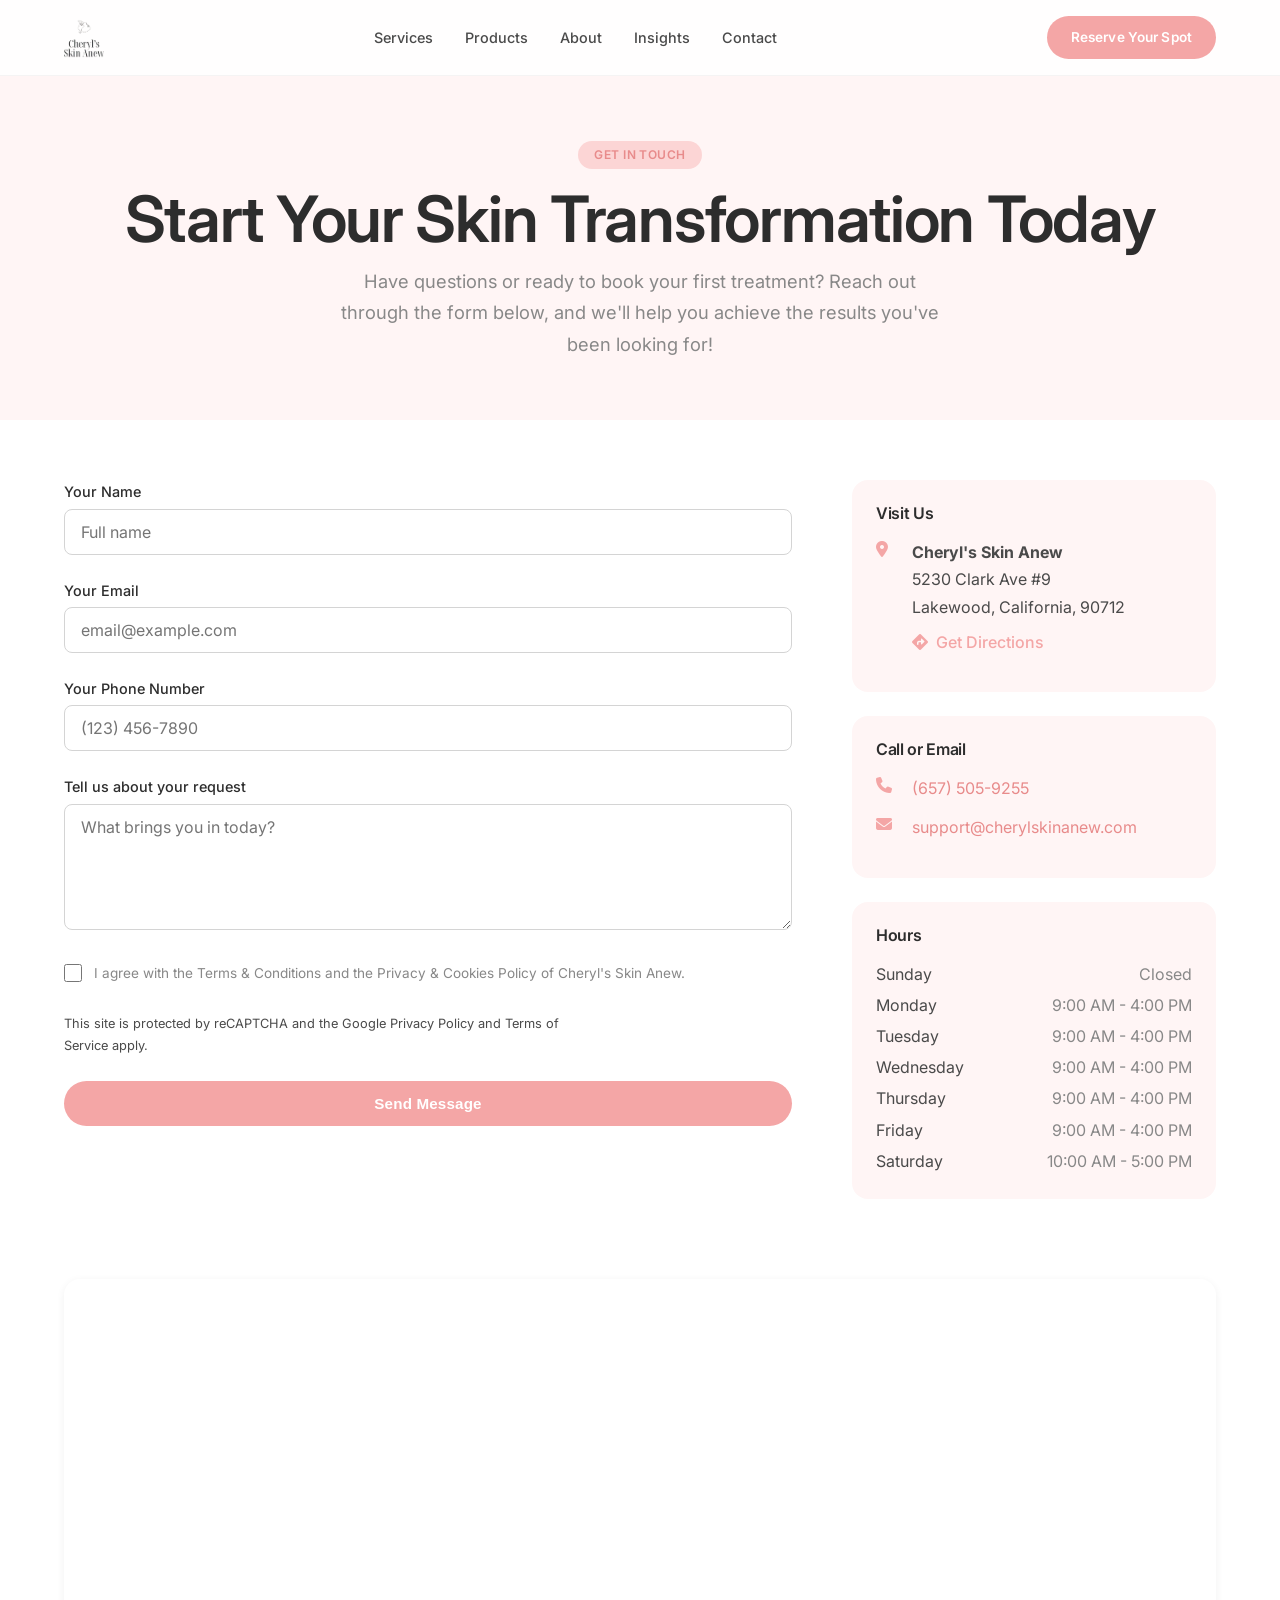
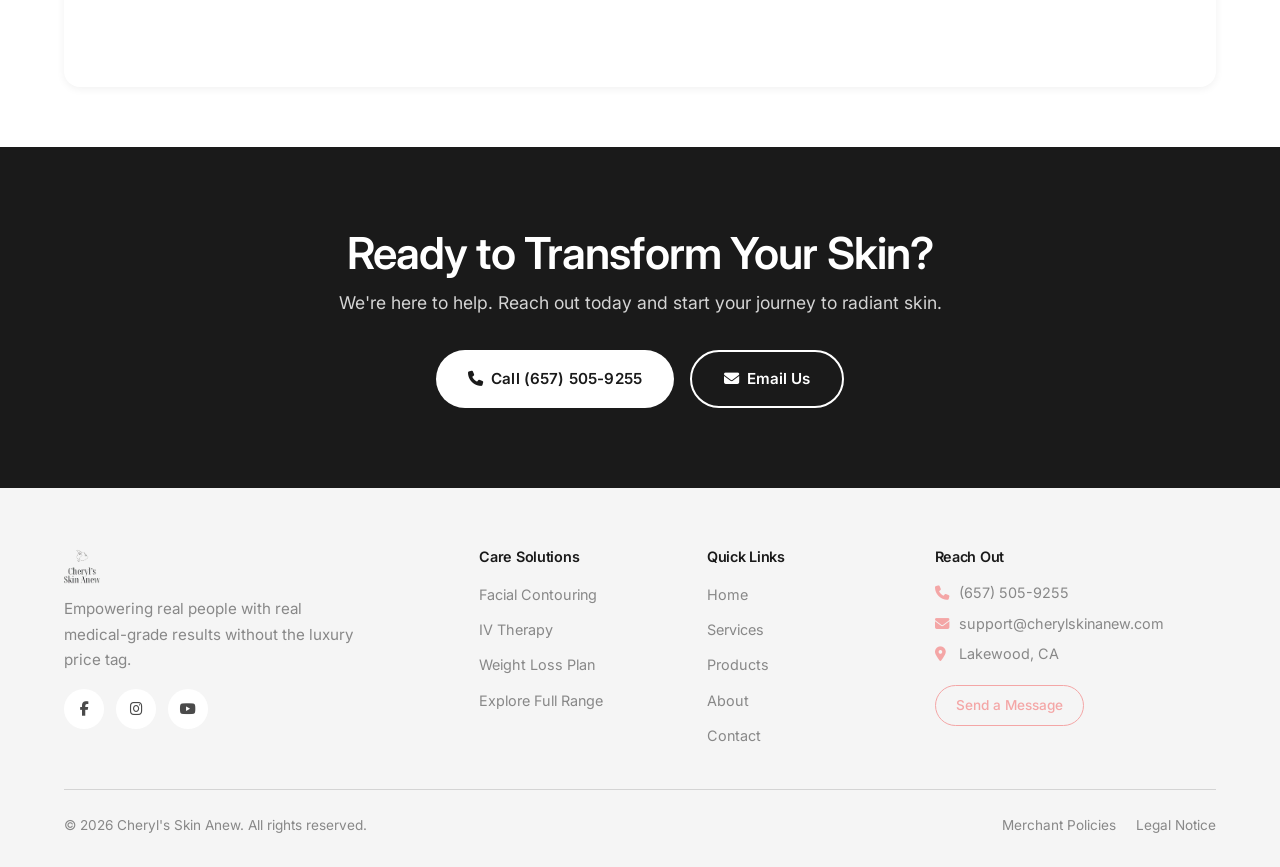
<file: contact.html>
<!DOCTYPE html>
<html lang="en">
<head>
    <meta charset="UTF-8" />
    <meta name="viewport" content="width=device-width, initial-scale=1.0" />
    <title>Contact | Cheryl's Skin Anew</title>
    <meta name="description" content="Contact Cheryl's Skin Anew in Lakewood, CA. Book your consultation or send us a message. Phone: (657) 505-9255." />
    
    <link rel="preconnect" href="https://fonts.googleapis.com" />
    <link rel="preconnect" href="https://fonts.gstatic.com" crossorigin />
    <link href="https://fonts.googleapis.com/css2?family=Inter:wght@300;400;500;600;700&display=swap" rel="stylesheet" />
    <link rel="stylesheet" href="https://cdnjs.cloudflare.com/ajax/libs/font-awesome/6.5.0/css/all.min.css" />
    <link rel="stylesheet" href="css/style.css" />
</head>
<body>

    <!-- ======== HEADER ======== -->
    <header>
        <nav>
            <div class="logo">
                <a href="index.html">
                    <img src="images/logo.png" alt="Cheryl's Skin Anew" />
                </a>
            </div>
            <ul class="nav-links">
                <li><a href="services.html">Services</a></li>
                <li><a href="products.html">Products</a></li>
                <li><a href="about.html">About</a></li>
                <li><a href="insights.html">Insights</a></li>
                <li><a href="contact.html" class="active">Contact</a></li>
            </ul>
            <div class="nav-actions">
                <a href="contact.html" class="btn-primary">Reserve Your Spot</a>
                <div class="hamburger">
                    <i class="fas fa-bars"></i>
                </div>
            </div>
        </nav>
    </header>

    <!-- ======== MAIN ======== -->
    <main>

        <!-- ===== PAGE HERO ===== -->
        <section class="page-hero contact-hero">
            <div class="container">
                <span class="page-badge">Get in Touch</span>
                <h1>Start Your Skin Transformation Today</h1>
                <p>Have questions or ready to book your first treatment? Reach out through the form below, and we'll help you achieve the results you've been looking for!</p>
            </div>
        </section>

        <!-- ===== CONTACT SECTION ===== -->
        <section class="contact-section">
            <div class="container">
                <div class="contact-grid">
                    
                    <!-- Contact Form -->
                    <div class="contact-form">
                        <form action="#" method="POST">
                            <div class="form-group">
                                <label for="name">Your Name</label>
                                <input type="text" id="name" name="name" placeholder="Full name" required />
                            </div>
                            <div class="form-group">
                                <label for="email">Your Email</label>
                                <input type="email" id="email" name="email" placeholder="email@example.com" required />
                            </div>
                            <div class="form-group">
                                <label for="phone">Your Phone Number</label>
                                <input type="tel" id="phone" name="phone" placeholder="(123) 456-7890" />
                            </div>
                            <div class="form-group">
                                <label for="message">Tell us about your request</label>
                                <textarea id="message" name="message" rows="5" placeholder="What brings you in today?"></textarea>
                            </div>
                            <div class="form-group checkbox-group">
                                <input type="checkbox" id="terms" required />
                                <label for="terms">I agree with the Terms &amp; Conditions and the Privacy &amp; Cookies Policy of Cheryl's Skin Anew.</label>
                            </div>
                            <div class="form-group recaptcha">
                                <p>This site is protected by reCAPTCHA and the Google Privacy Policy and Terms of Service apply.</p>
                            </div>
                            <button type="submit" class="btn-primary btn-block">Send Message</button>
                        </form>
                    </div>

                    <!-- Contact Info -->
                    <div class="contact-info">
                        <div class="info-card">
                            <h3>Visit Us</h3>
                            <div class="info-item">
                                <i class="fas fa-map-marker-alt"></i>
                                <div>
                                    <p><strong>Cheryl's Skin Anew</strong></p>
                                    <p>5230 Clark Ave #9<br />Lakewood, California, 90712</p>
                                    <a href="#" class="directions-link">
                                        <i class="fas fa-directions"></i> Get Directions
                                    </a>
                                </div>
                            </div>
                        </div>

                        <div class="info-card">
                            <h3>Call or Email</h3>
                            <div class="info-item">
                                <i class="fas fa-phone"></i>
                                <div>
                                    <a href="tel:+16575059255">(657) 505-9255</a>
                                </div>
                            </div>
                            <div class="info-item">
                                <i class="fas fa-envelope"></i>
                                <div>
                                    <a href="mailto:support@cherylskinanew.com">support@cherylskinanew.com</a>
                                </div>
                            </div>
                        </div>

                        <div class="info-card">
                            <h3>Hours</h3>
                            <div class="hours-grid">
                                <span class="day">Sunday</span>
                                <span class="time">Closed</span>
                                <span class="day">Monday</span>
                                <span class="time">9:00 AM - 4:00 PM</span>
                                <span class="day">Tuesday</span>
                                <span class="time">9:00 AM - 4:00 PM</span>
                                <span class="day">Wednesday</span>
                                <span class="time">9:00 AM - 4:00 PM</span>
                                <span class="day">Thursday</span>
                                <span class="time">9:00 AM - 4:00 PM</span>
                                <span class="day">Friday</span>
                                <span class="time">9:00 AM - 4:00 PM</span>
                                <span class="day">Saturday</span>
                                <span class="time">10:00 AM - 5:00 PM</span>
                            </div>
                        </div>
                    </div>
                </div>
            </div>
        </section>

        <!-- ===== MAP SECTION ===== -->
        <section class="map-section">
            <div class="container">
                <div class="map-wrapper">
                    <iframe 
                        src="https://www.google.com/maps/embed?pb=!1m18!1m12!1m3!1d3311.123456789!2d-118.123456!3d33.123456!2m3!1f0!2f0!3f0!3m2!1i1024!2i768!4f13.1!3m3!1m2!1s0x0%3A0x0!2zMzPCsDA3JzI0LjQiTiAxMTjCsDA3JzI0LjQiVw!5e0!3m2!1sen!2sus!4v1234567890" 
                        width="100%" 
                        height="400" 
                        style="border:0;" 
                        allowfullscreen="" 
                        loading="lazy" 
                        referrerpolicy="no-referrer-when-downgrade">
                    </iframe>
                </div>
            </div>
        </section>

        <!-- ===== CTA ===== -->
        <section class="cta-section">
            <div class="container">
                <h2>Ready to Transform Your Skin?</h2>
                <p>We're here to help. Reach out today and start your journey to radiant skin.</p>
                <div class="cta-buttons">
                    <a href="tel:+16575059255" class="btn-primary">
                        <i class="fas fa-phone"></i> Call (657) 505-9255
                    </a>
                    <a href="mailto:support@cherylskinanew.com" class="btn-secondary">
                        <i class="fas fa-envelope"></i> Email Us
                    </a>
                </div>
            </div>
        </section>

    </main>

    <!-- ======== FOOTER ======== -->
    <footer>
        <div class="container">
            <div class="footer-grid">
                <div class="footer-brand">
                    <img src="images/logo.png" alt="Cheryl's Skin Anew" />
                    <p>Empowering real people with real medical-grade results without the luxury price tag.</p>
                    <div class="footer-social">
                        <a href="#" aria-label="Facebook"><i class="fab fa-facebook-f"></i></a>
                        <a href="#" aria-label="Instagram"><i class="fab fa-instagram"></i></a>
                        <a href="#" aria-label="YouTube"><i class="fab fa-youtube"></i></a>
                    </div>
                </div>
                <div class="footer-links">
                    <h4>Care Solutions</h4>
                    <ul>
                        <li><a href="services.html">Facial Contouring</a></li>
                        <li><a href="services.html">IV Therapy</a></li>
                        <li><a href="services.html">Weight Loss Plan</a></li>
                        <li><a href="services.html">Explore Full Range</a></li>
                    </ul>
                </div>
                <div class="footer-links">
                    <h4>Quick Links</h4>
                    <ul>
                        <li><a href="index.html">Home</a></li>
                        <li><a href="services.html">Services</a></li>
                        <li><a href="products.html">Products</a></li>
                        <li><a href="about.html">About</a></li>
                        <li><a href="contact.html">Contact</a></li>
                    </ul>
                </div>
                <div class="footer-contact">
                    <h4>Reach Out</h4>
                    <p><i class="fas fa-phone"></i> (657) 505-9255</p>
                    <p><i class="fas fa-envelope"></i> support@cherylskinanew.com</p>
                    <p><i class="fas fa-map-marker-alt"></i> Lakewood, CA</p>
                    <a href="contact.html" class="btn-outline btn-small">Send a Message</a>
                </div>
            </div>
            <div class="footer-bottom">
                <p>&copy; 2026 Cheryl's Skin Anew. All rights reserved.</p>
                <div class="footer-legal">
                    <a href="#">Merchant Policies</a>
                    <a href="#">Legal Notice</a>
                </div>
            </div>
        </div>
    </footer>

    <script src="js/main.js"></script>
</body>
</html>
</file>
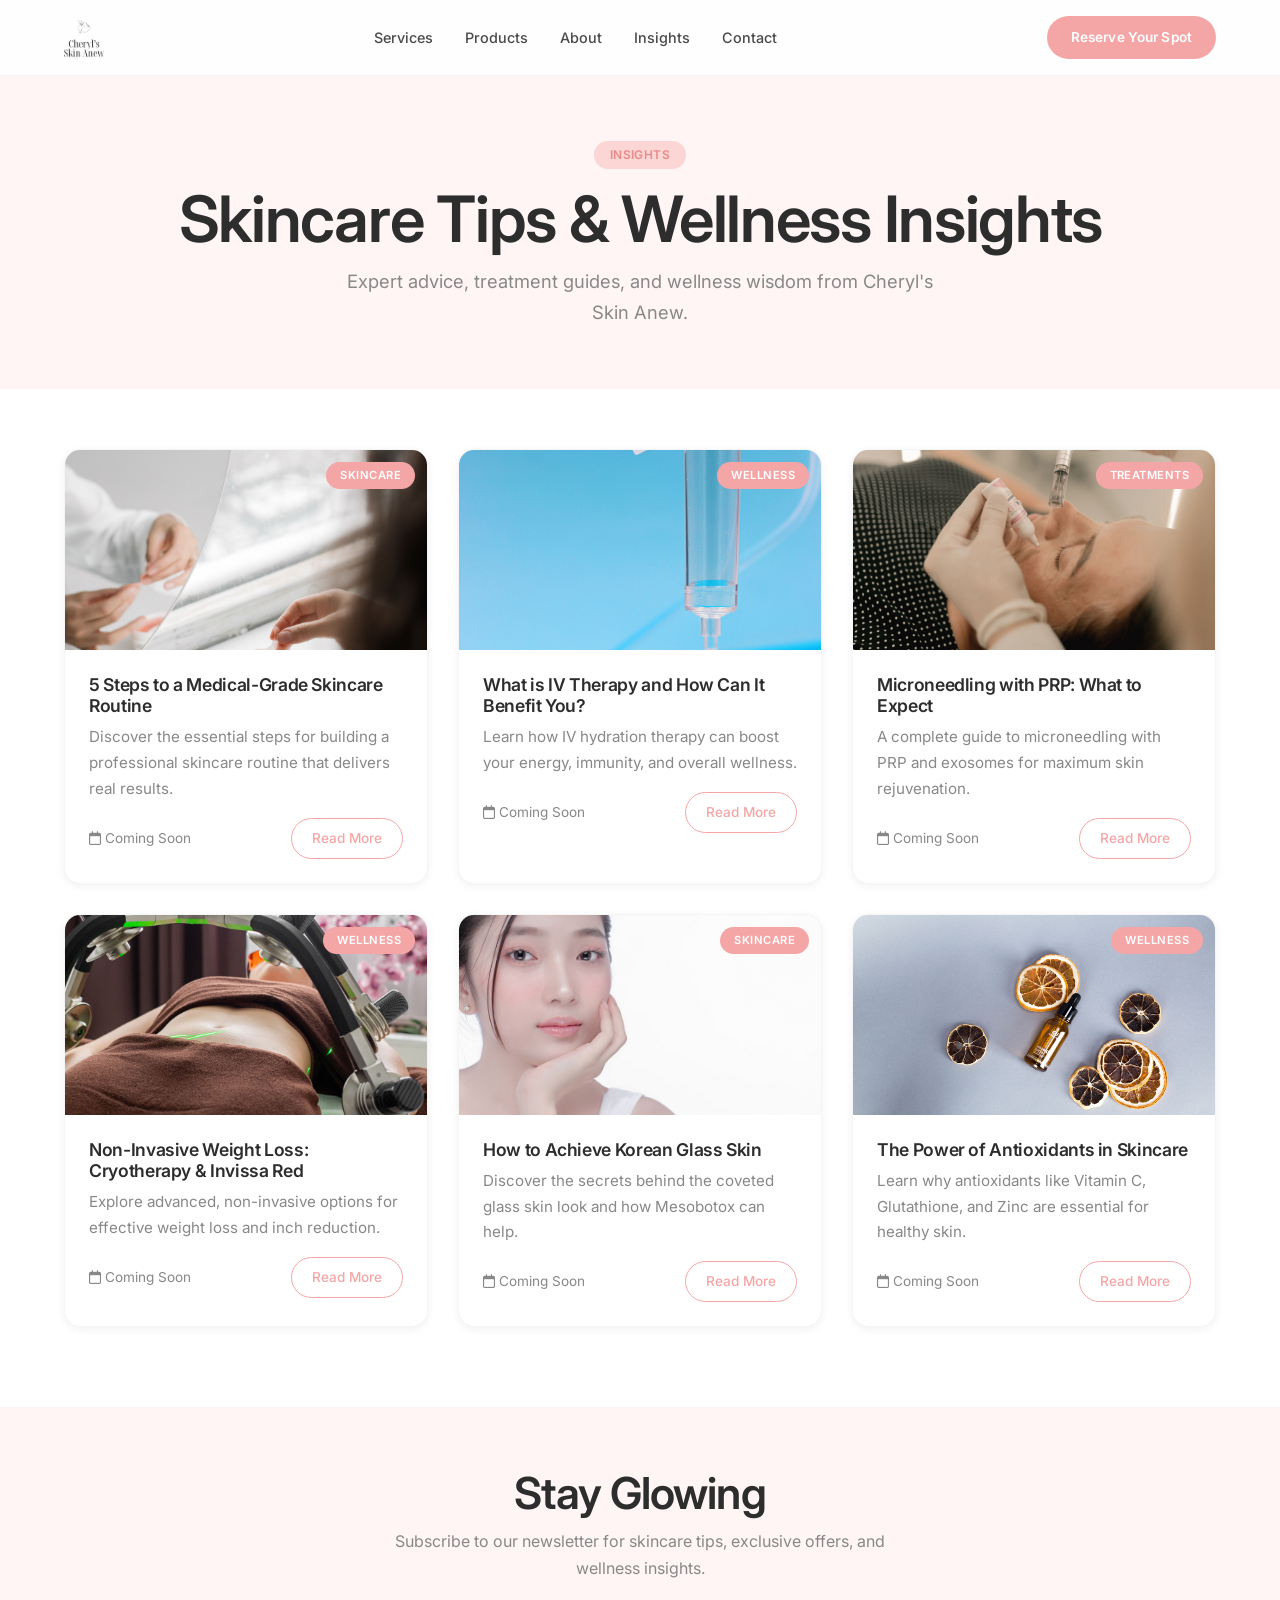
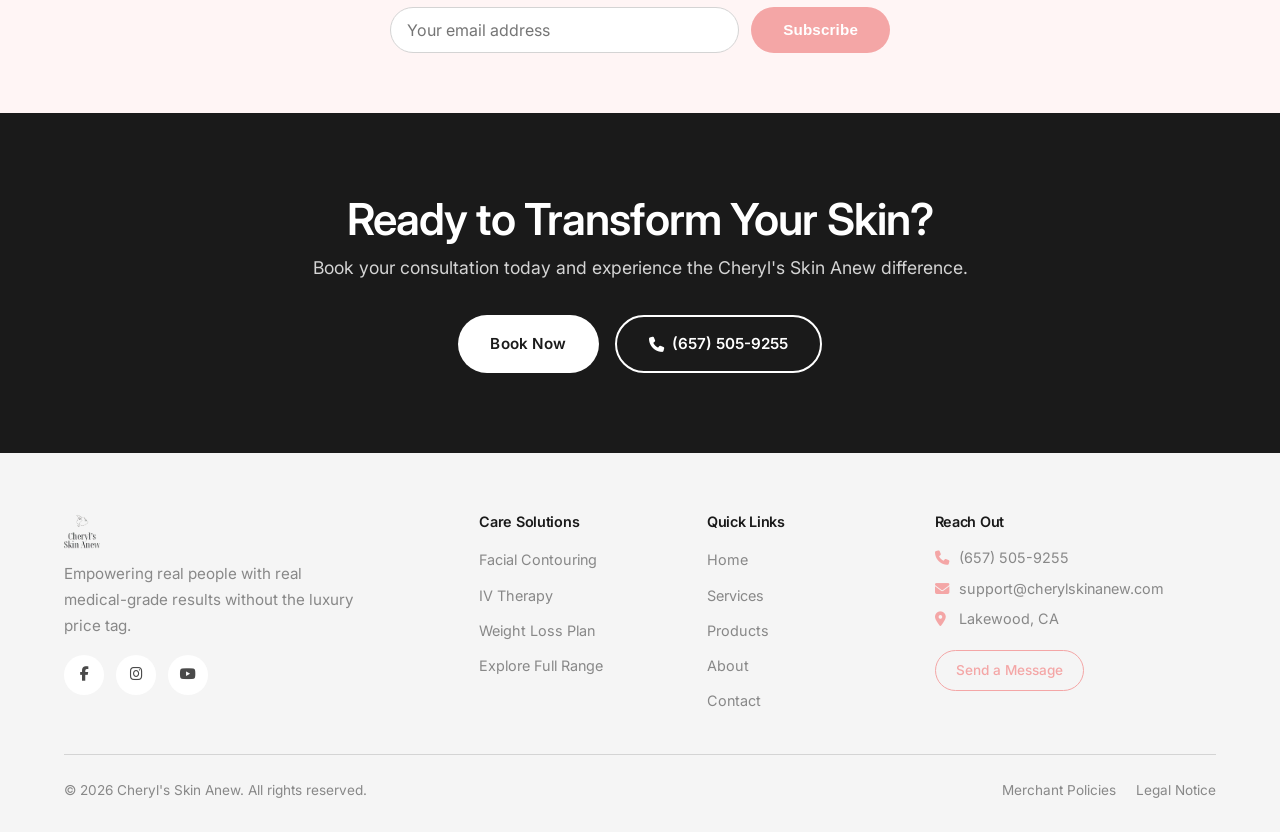
<file: insights.html>
<!DOCTYPE html>
<html lang="en">
<head>
    <meta charset="UTF-8" />
    <meta name="viewport" content="width=device-width, initial-scale=1.0" />
    <title>Insights | Cheryl's Skin Anew</title>
    <meta name="description" content="Skincare tips, wellness insights, and expert advice from Cheryl's Skin Anew. Stay updated with the latest in medical-grade skincare." />
    
    <link rel="preconnect" href="https://fonts.googleapis.com" />
    <link rel="preconnect" href="https://fonts.gstatic.com" crossorigin />
    <link href="https://fonts.googleapis.com/css2?family=Inter:wght@300;400;500;600;700&display=swap" rel="stylesheet" />
    <link rel="stylesheet" href="https://cdnjs.cloudflare.com/ajax/libs/font-awesome/6.5.0/css/all.min.css" />
    <link rel="stylesheet" href="css/style.css" />
</head>
<body>

    <!-- ======== HEADER ======== -->
    <header>
        <nav>
            <div class="logo">
                <a href="index.html">
                    <img src="images/logo.png" alt="Cheryl's Skin Anew" />
                </a>
            </div>
            <ul class="nav-links">
                <li><a href="services.html">Services</a></li>
                <li><a href="products.html">Products</a></li>
                <li><a href="about.html">About</a></li>
                <li><a href="insights.html" class="active">Insights</a></li>
                <li><a href="contact.html">Contact</a></li>
            </ul>
            <div class="nav-actions">
                <a href="contact.html" class="btn-primary">Reserve Your Spot</a>
                <div class="hamburger">
                    <i class="fas fa-bars"></i>
                </div>
            </div>
        </nav>
    </header>

    <!-- ======== MAIN ======== -->
    <main>

        <!-- ===== PAGE HERO ===== -->
        <section class="page-hero insights-hero">
            <div class="container">
                <span class="page-badge">Insights</span>
                <h1>Skincare Tips &amp; Wellness Insights</h1>
                <p>Expert advice, treatment guides, and wellness wisdom from Cheryl's Skin Anew.</p>
            </div>
        </section>

        <!-- ===== INSIGHTS GRID ===== -->
        <section class="insights-grid-section">
            <div class="container">
                <div class="insights-grid">

                    <!-- Blog Post 1 -->
                    <article class="insight-card">
                        <div class="insight-image">
                            <img src="images/skincare routine.jpg" alt="Skincare Routine Tips" />
                            <span class="insight-category">Skincare</span>
                        </div>
                        <div class="insight-content">
                            <h3>5 Steps to a Medical-Grade Skincare Routine</h3>
                            <p>Discover the essential steps for building a professional skincare routine that delivers real results.</p>
                            <div class="insight-meta">
                                <span class="date"><i class="far fa-calendar"></i> Coming Soon</span>
                                <a href="#" class="btn-outline btn-small">Read More</a>
                            </div>
                        </div>
                    </article>

                    <!-- Blog Post 2 -->
                    <article class="insight-card">
                        <div class="insight-image">
                            <img src="images/ivhydrationtherapy.jpg" alt="IV Therapy Benefits" />
                            <span class="insight-category">Wellness</span>
                        </div>
                        <div class="insight-content">
                            <h3>What is IV Therapy and How Can It Benefit You?</h3>
                            <p>Learn how IV hydration therapy can boost your energy, immunity, and overall wellness.</p>
                            <div class="insight-meta">
                                <span class="date"><i class="far fa-calendar"></i> Coming Soon</span>
                                <a href="#" class="btn-outline btn-small">Read More</a>
                            </div>
                        </div>
                    </article>

                    <!-- Blog Post 3 -->
                    <article class="insight-card">
                        <div class="insight-image">
                            <img src="images/Microneedling with PRP.jpg" alt="Microneedling Explained" />
                            <span class="insight-category">Treatments</span>
                        </div>
                        <div class="insight-content">
                            <h3>Microneedling with PRP: What to Expect</h3>
                            <p>A complete guide to microneedling with PRP and exosomes for maximum skin rejuvenation.</p>
                            <div class="insight-meta">
                                <span class="date"><i class="far fa-calendar"></i> Coming Soon</span>
                                <a href="#" class="btn-outline btn-small">Read More</a>
                            </div>
                        </div>
                    </article>

                    <!-- Blog Post 4 -->
                    <article class="insight-card">
                        <div class="insight-image">
                            <img src="images/cryotherapy & invissa red.jpg" alt="Weight Loss Tips" />
                            <span class="insight-category">Wellness</span>
                        </div>
                        <div class="insight-content">
                            <h3>Non-Invasive Weight Loss: Cryotherapy &amp; Invissa Red</h3>
                            <p>Explore advanced, non-invasive options for effective weight loss and inch reduction.</p>
                            <div class="insight-meta">
                                <span class="date"><i class="far fa-calendar"></i> Coming Soon</span>
                                <a href="#" class="btn-outline btn-small">Read More</a>
                            </div>
                        </div>
                    </article>

                    <!-- Blog Post 5 -->
                    <article class="insight-card">
                        <div class="insight-image">
                            <img src="images/Korean Glass Skin.jpg" alt="Glass Skin" />
                            <span class="insight-category">Skincare</span>
                        </div>
                        <div class="insight-content">
                            <h3>How to Achieve Korean Glass Skin</h3>
                            <p>Discover the secrets behind the coveted glass skin look and how Mesobotox can help.</p>
                            <div class="insight-meta">
                                <span class="date"><i class="far fa-calendar"></i> Coming Soon</span>
                                <a href="#" class="btn-outline btn-small">Read More</a>
                            </div>
                        </div>
                    </article>

                    <!-- Blog Post 6 -->
                    <article class="insight-card">
                        <div class="insight-image">
                            <img src="images/Antioxidants in Skincare.jpg" alt="Antioxidants" />
                            <span class="insight-category">Wellness</span>
                        </div>
                        <div class="insight-content">
                            <h3>The Power of Antioxidants in Skincare</h3>
                            <p>Learn why antioxidants like Vitamin C, Glutathione, and Zinc are essential for healthy skin.</p>
                            <div class="insight-meta">
                                <span class="date"><i class="far fa-calendar"></i> Coming Soon</span>
                                <a href="#" class="btn-outline btn-small">Read More</a>
                            </div>
                        </div>
                    </article>

                </div>
            </div>
        </section>

        <!-- ===== NEWSLETTER ===== -->
        <section class="newsletter-section">
            <div class="container">
                <div class="newsletter-wrapper">
                    <h2>Stay Glowing</h2>
                    <p>Subscribe to our newsletter for skincare tips, exclusive offers, and wellness insights.</p>
                    <form class="newsletter-form">
                        <input type="email" placeholder="Your email address" required />
                        <button type="submit" class="btn-primary">Subscribe</button>
                    </form>
                </div>
            </div>
        </section>

        <!-- ===== CTA ===== -->
        <section class="cta-section">
            <div class="container">
                <h2>Ready to Transform Your Skin?</h2>
                <p>Book your consultation today and experience the Cheryl's Skin Anew difference.</p>
                <div class="cta-buttons">
                    <a href="contact.html" class="btn-primary">Book Now</a>
                    <a href="tel:+16575059255" class="btn-secondary">
                        <i class="fas fa-phone"></i> (657) 505-9255
                    </a>
                </div>
            </div>
        </section>

    </main>

    <!-- ======== FOOTER ======== -->
    <footer>
        <div class="container">
            <div class="footer-grid">
                <div class="footer-brand">
                    <img src="images/logo.png" alt="Cheryl's Skin Anew" />
                    <p>Empowering real people with real medical-grade results without the luxury price tag.</p>
                    <div class="footer-social">
                        <a href="#" aria-label="Facebook"><i class="fab fa-facebook-f"></i></a>
                        <a href="#" aria-label="Instagram"><i class="fab fa-instagram"></i></a>
                        <a href="#" aria-label="YouTube"><i class="fab fa-youtube"></i></a>
                    </div>
                </div>
                <div class="footer-links">
                    <h4>Care Solutions</h4>
                    <ul>
                        <li><a href="services.html">Facial Contouring</a></li>
                        <li><a href="services.html">IV Therapy</a></li>
                        <li><a href="services.html">Weight Loss Plan</a></li>
                        <li><a href="services.html">Explore Full Range</a></li>
                    </ul>
                </div>
                <div class="footer-links">
                    <h4>Quick Links</h4>
                    <ul>
                        <li><a href="index.html">Home</a></li>
                        <li><a href="services.html">Services</a></li>
                        <li><a href="products.html">Products</a></li>
                        <li><a href="about.html">About</a></li>
                        <li><a href="contact.html">Contact</a></li>
                    </ul>
                </div>
                <div class="footer-contact">
                    <h4>Reach Out</h4>
                    <p><i class="fas fa-phone"></i> (657) 505-9255</p>
                    <p><i class="fas fa-envelope"></i> support@cherylskinanew.com</p>
                    <p><i class="fas fa-map-marker-alt"></i> Lakewood, CA</p>
                    <a href="contact.html" class="btn-outline btn-small">Send a Message</a>
                </div>
            </div>
            <div class="footer-bottom">
                <p>&copy; 2026 Cheryl's Skin Anew. All rights reserved.</p>
                <div class="footer-legal">
                    <a href="#">Merchant Policies</a>
                    <a href="#">Legal Notice</a>
                </div>
            </div>
        </div>
    </footer>

    <script src="js/main.js"></script>
</body>
</html>
</file>
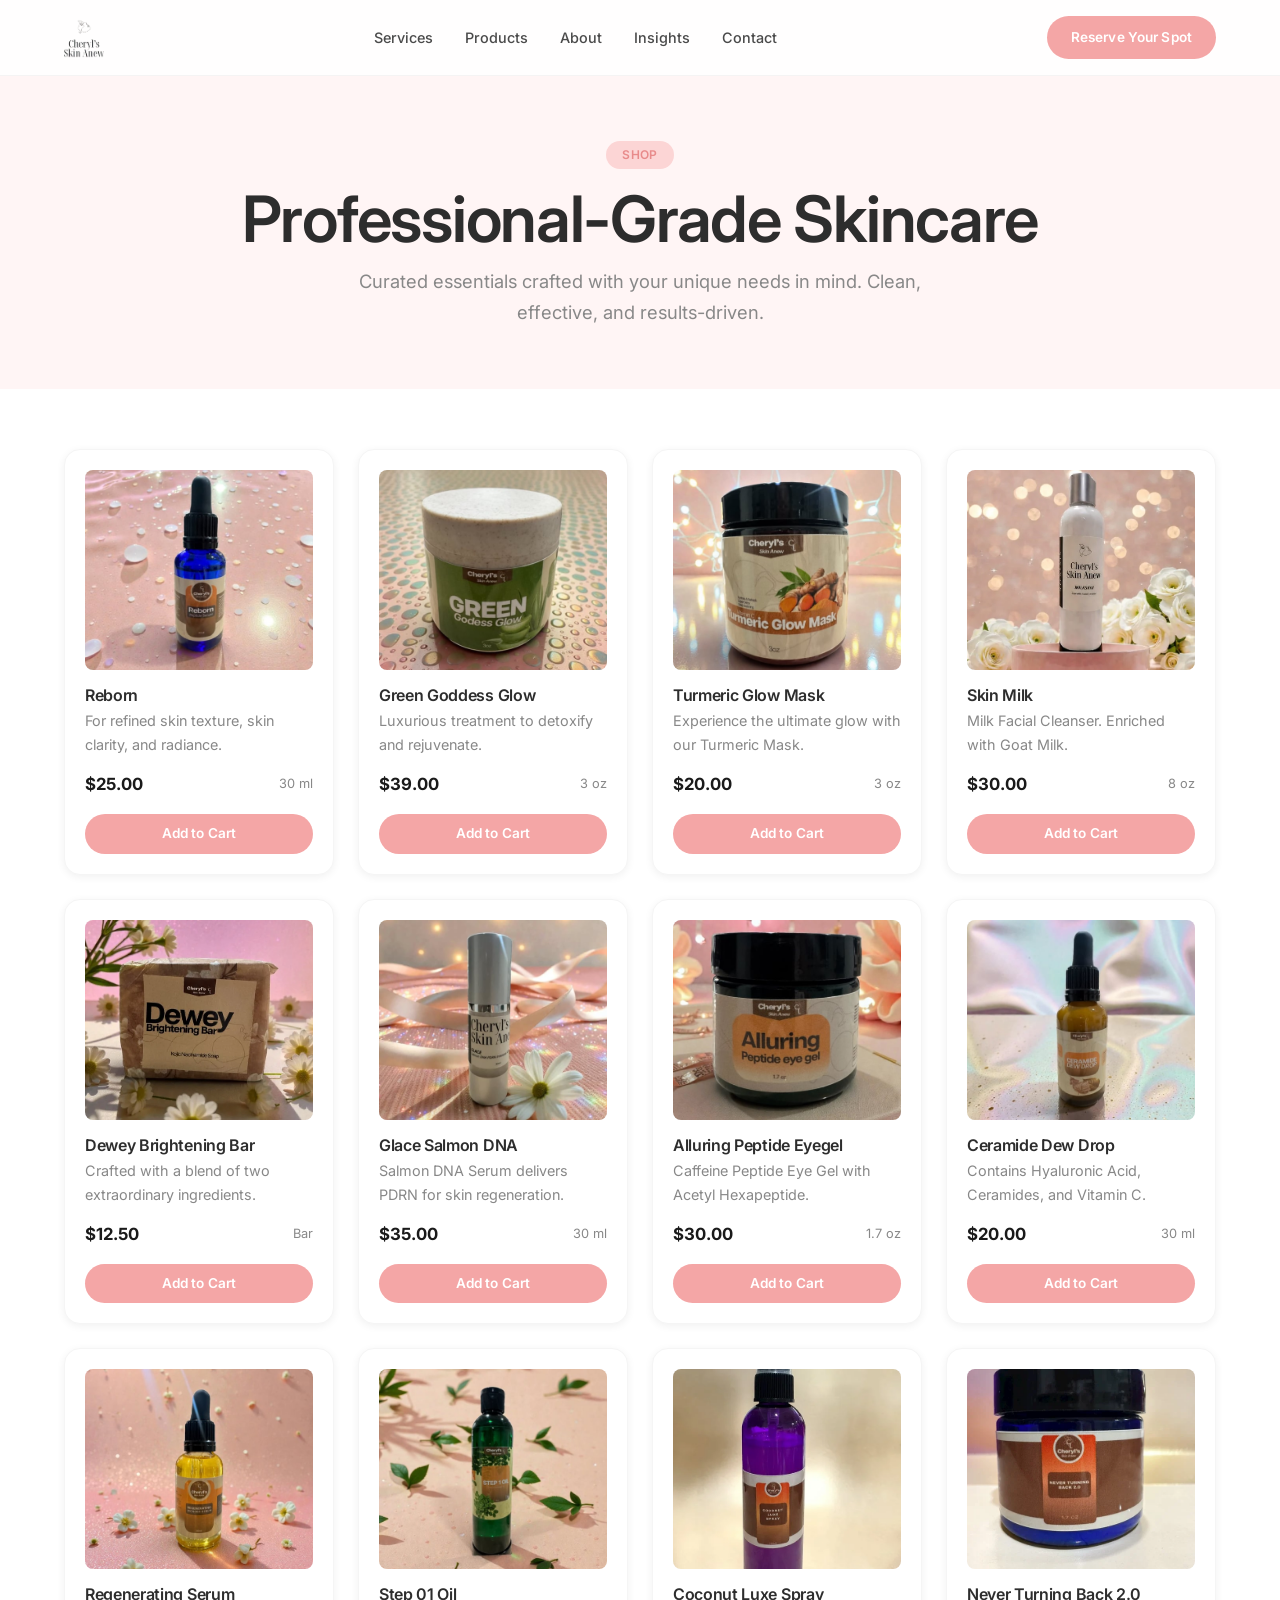
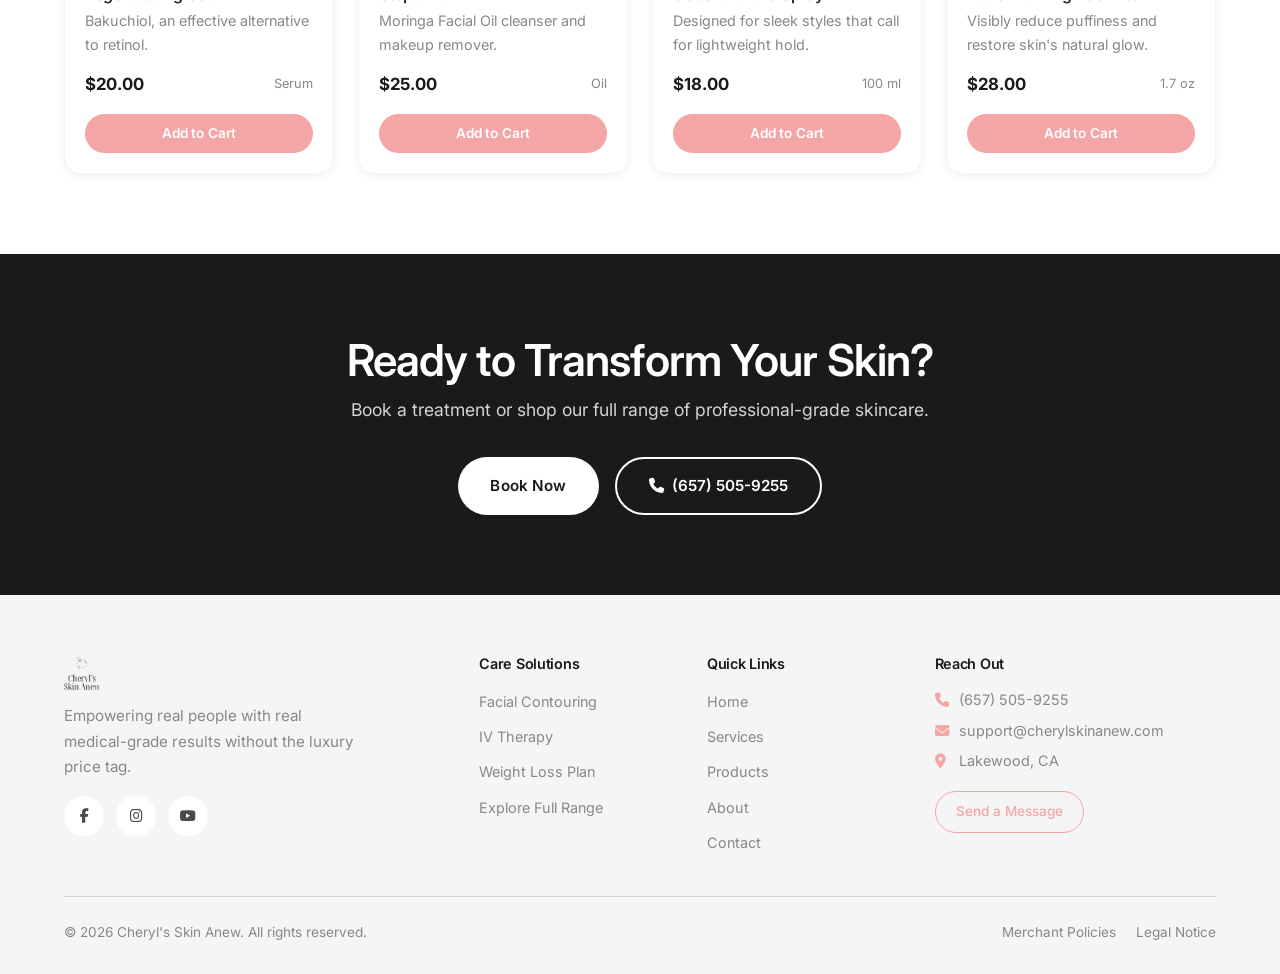
<file: products.html>
<!DOCTYPE html>
<html lang="en">
<head>
    <meta charset="UTF-8" />
    <meta name="viewport" content="width=device-width, initial-scale=1.0" />
    <title>Shop Skincare | Cheryl's Skin Anew</title>
    <meta name="description" content="Professional-grade skincare products. Shop cleansers, serums, masks, and more from Cheryl's Skin Anew." />
    
    <link rel="preconnect" href="https://fonts.googleapis.com" />
    <link rel="preconnect" href="https://fonts.gstatic.com" crossorigin />
    <link href="https://fonts.googleapis.com/css2?family=Inter:wght@300;400;500;600;700&display=swap" rel="stylesheet" />
    <link rel="stylesheet" href="https://cdnjs.cloudflare.com/ajax/libs/font-awesome/6.5.0/css/all.min.css" />
    <link rel="stylesheet" href="css/style.css" />
</head>
<body>

    <!-- ======== HEADER ======== -->
    <header>
        <nav>
            <div class="logo">
                <a href="index.html">
                    <img src="images/logo.png" alt="Cheryl's Skin Anew" />
                </a>
            </div>
            <ul class="nav-links">
                <li><a href="services.html">Services</a></li>
                <li><a href="products.html" class="active">Products</a></li>
                <li><a href="about.html">About</a></li>
                <li><a href="insights.html">Insights</a></li>
                <li><a href="contact.html">Contact</a></li>
            </ul>
            <div class="nav-actions">
                <a href="contact.html" class="btn-primary">Reserve Your Spot</a>
                <div class="hamburger">
                    <i class="fas fa-bars"></i>
                </div>
            </div>
        </nav>
    </header>

    <!-- ======== MAIN ======== -->
    <main>

        <!-- ===== PAGE HERO ===== -->
        <section class="page-hero">
            <div class="container">
                <span class="page-badge">Shop</span>
                <h1>Professional-Grade Skincare</h1>
                <p>Curated essentials crafted with your unique needs in mind. Clean, effective, and results-driven.</p>
            </div>
        </section>

        <!-- ===== PRODUCTS GRID ===== -->
        <section class="products-full">
            <div class="container">
                <div class="product-grid-full">

                    <!-- Product 1 -->
                    <div class="product-item">
                        <div class="product-item-image">
                            <img src="images/reborn.png" alt="Reborn" />
                        </div>
                        <h3>Reborn</h3>
                        <p>For refined skin texture, skin clarity, and radiance.</p>
                        <div class="product-item-meta">
                            <span class="price">$25.00</span>
                            <span class="size">30 ml</span>
                        </div>
                        <a href="#" class="btn-primary btn-small btn-block">Add to Cart</a>
                    </div>

                    <!-- Product 2 -->
                    <div class="product-item">
                        <div class="product-item-image">
                            <img src="images/Green Godess Glow.png" alt="Green Goddess Glow" />
                        </div>
                        <h3>Green Goddess Glow</h3>
                        <p>Luxurious treatment to detoxify and rejuvenate.</p>
                        <div class="product-item-meta">
                            <span class="price">$39.00</span>
                            <span class="size">3 oz</span>
                        </div>
                        <a href="#" class="btn-primary btn-small btn-block">Add to Cart</a>
                    </div>

                    <!-- Product 3 -->
                    <div class="product-item">
                        <div class="product-item-image">
                            <img src="images/Turmeric Glow Mask.png" alt="Turmeric Glow Mask" />
                        </div>
                        <h3>Turmeric Glow Mask</h3>
                        <p>Experience the ultimate glow with our Turmeric Mask.</p>
                        <div class="product-item-meta">
                            <span class="price">$20.00</span>
                            <span class="size">3 oz</span>
                        </div>
                        <a href="#" class="btn-primary btn-small btn-block">Add to Cart</a>
                    </div>

                    <!-- Product 4 -->
                    <div class="product-item">
                        <div class="product-item-image">
                            <img src="images/Skin Milk.jpg" alt="Skin Milk" />
                        </div>
                        <h3>Skin Milk</h3>
                        <p>Milk Facial Cleanser. Enriched with Goat Milk.</p>
                        <div class="product-item-meta">
                            <span class="price">$30.00</span>
                            <span class="size">8 oz</span>
                        </div>
                        <a href="#" class="btn-primary btn-small btn-block">Add to Cart</a>
                    </div>

                    <!-- Product 5 -->
                    <div class="product-item">
                        <div class="product-item-image">
                            <img src="images/Dewey Brightening Bar.jpg" alt="Dewey Brightening Bar" />
                        </div>
                        <h3>Dewey Brightening Bar</h3>
                        <p>Crafted with a blend of two extraordinary ingredients.</p>
                        <div class="product-item-meta">
                            <span class="price">$12.50</span>
                            <span class="size">Bar</span>
                        </div>
                        <a href="#" class="btn-primary btn-small btn-block">Add to Cart</a>
                    </div>

                    <!-- Product 6 -->
                    <div class="product-item">
                        <div class="product-item-image">
                            <img src="images/Glace Salmon DNA.png" alt="Glace Salmon DNA" />
                        </div>
                        <h3>Glace Salmon DNA</h3>
                        <p>Salmon DNA Serum delivers PDRN for skin regeneration.</p>
                        <div class="product-item-meta">
                            <span class="price">$35.00</span>
                            <span class="size">30 ml</span>
                        </div>
                        <a href="#" class="btn-primary btn-small btn-block">Add to Cart</a>
                    </div>

                    <!-- Product 7 -->
                    <div class="product-item">
                        <div class="product-item-image">
                            <img src="images/Alluring Peptide Eyegel.png" alt="Alluring Peptide Eyegel" />
                        </div>
                        <h3>Alluring Peptide Eyegel</h3>
                        <p>Caffeine Peptide Eye Gel with Acetyl Hexapeptide.</p>
                        <div class="product-item-meta">
                            <span class="price">$30.00</span>
                            <span class="size">1.7 oz</span>
                        </div>
                        <a href="#" class="btn-primary btn-small btn-block">Add to Cart</a>
                    </div>

                    <!-- Product 8 -->
                    <div class="product-item">
                        <div class="product-item-image">
                            <img src="images/Ceramide Dew Drop.png" alt="Ceramide Dew Drop" />
                        </div>
                        <h3>Ceramide Dew Drop</h3>
                        <p>Contains Hyaluronic Acid, Ceramides, and Vitamin C.</p>
                        <div class="product-item-meta">
                            <span class="price">$20.00</span>
                            <span class="size">30 ml</span>
                        </div>
                        <a href="#" class="btn-primary btn-small btn-block">Add to Cart</a>
                    </div>

                    <!-- Product 9 -->
                    <div class="product-item">
                        <div class="product-item-image">
                            <img src="images/Regenerating Serum.png" alt="Regenerating Serum" />
                        </div>
                        <h3>Regenerating Serum</h3>
                        <p>Bakuchiol, an effective alternative to retinol.</p>
                        <div class="product-item-meta">
                            <span class="price">$20.00</span>
                            <span class="size">Serum</span>
                        </div>
                        <a href="#" class="btn-primary btn-small btn-block">Add to Cart</a>
                    </div>

                    <!-- Product 10 -->
                    <div class="product-item">
                        <div class="product-item-image">
                            <img src="images/Step 01 Oil.png" alt="Step 01 Oil" />
                        </div>
                        <h3>Step 01 Oil</h3>
                        <p>Moringa Facial Oil cleanser and makeup remover.</p>
                        <div class="product-item-meta">
                            <span class="price">$25.00</span>
                            <span class="size">Oil</span>
                        </div>
                        <a href="#" class="btn-primary btn-small btn-block">Add to Cart</a>
                    </div>

                    <!-- Product 11 -->
                    <div class="product-item">
                        <div class="product-item-image">
                            <img src="images/coconut luxe pray.jpg" alt="Coconut Luxe Spray" />
                        </div>
                        <h3>Coconut Luxe Spray</h3>
                        <p>Designed for sleek styles that call for lightweight hold.</p>
                        <div class="product-item-meta">
                            <span class="price">$18.00</span>
                            <span class="size">100 ml</span>
                        </div>
                        <a href="#" class="btn-primary btn-small btn-block">Add to Cart</a>
                    </div>

                    <!-- Product 12 -->
                    <div class="product-item">
                        <div class="product-item-image">
                            <img src="images/never turning back 2.0.jpg" alt="Never Turning Back 2.0" />
                        </div>
                        <h3>Never Turning Back 2.0</h3>
                        <p>Visibly reduce puffiness and restore skin's natural glow.</p>
                        <div class="product-item-meta">
                            <span class="price">$28.00</span>
                            <span class="size">1.7 oz</span>
                        </div>
                        <a href="#" class="btn-primary btn-small btn-block">Add to Cart</a>
                    </div>

                </div>
            </div>
        </section>

        <!-- ===== CTA ===== -->
        <section class="cta-section">
            <div class="container">
                <h2>Ready to Transform Your Skin?</h2>
                <p>Book a treatment or shop our full range of professional-grade skincare.</p>
                <div class="cta-buttons">
                    <a href="contact.html" class="btn-primary">Book Now</a>
                    <a href="tel:+16575059255" class="btn-secondary">
                        <i class="fas fa-phone"></i> (657) 505-9255
                    </a>
                </div>
            </div>
        </section>

    </main>

    <!-- ======== FOOTER ======== -->
    <footer>
        <div class="container">
            <div class="footer-grid">
                <div class="footer-brand">
                    <img src="images/logo.png" alt="Cheryl's Skin Anew" />
                    <p>Empowering real people with real medical-grade results without the luxury price tag.</p>
                    <div class="footer-social">
                        <a href="#" aria-label="Facebook"><i class="fab fa-facebook-f"></i></a>
                        <a href="#" aria-label="Instagram"><i class="fab fa-instagram"></i></a>
                        <a href="#" aria-label="YouTube"><i class="fab fa-youtube"></i></a>
                    </div>
                </div>
                <div class="footer-links">
                    <h4>Care Solutions</h4>
                    <ul>
                        <li><a href="services.html">Facial Contouring</a></li>
                        <li><a href="services.html">IV Therapy</a></li>
                        <li><a href="services.html">Weight Loss Plan</a></li>
                        <li><a href="services.html">Explore Full Range</a></li>
                    </ul>
                </div>
                <div class="footer-links">
                    <h4>Quick Links</h4>
                    <ul>
                        <li><a href="index.html">Home</a></li>
                        <li><a href="services.html">Services</a></li>
                        <li><a href="products.html">Products</a></li>
                        <li><a href="about.html">About</a></li>
                        <li><a href="contact.html">Contact</a></li>
                    </ul>
                </div>
                <div class="footer-contact">
                    <h4>Reach Out</h4>
                    <p><i class="fas fa-phone"></i> (657) 505-9255</p>
                    <p><i class="fas fa-envelope"></i> support@cherylskinanew.com</p>
                    <p><i class="fas fa-map-marker-alt"></i> Lakewood, CA</p>
                    <a href="contact.html" class="btn-outline btn-small">Send a Message</a>
                </div>
            </div>
            <div class="footer-bottom">
                <p>&copy; 2026 Cheryl's Skin Anew. All rights reserved.</p>
                <div class="footer-legal">
                    <a href="#">Merchant Policies</a>
                    <a href="#">Legal Notice</a>
                </div>
            </div>
        </div>
    </footer>

    <script src="js/main.js"></script>
</body>
</html>
</file>
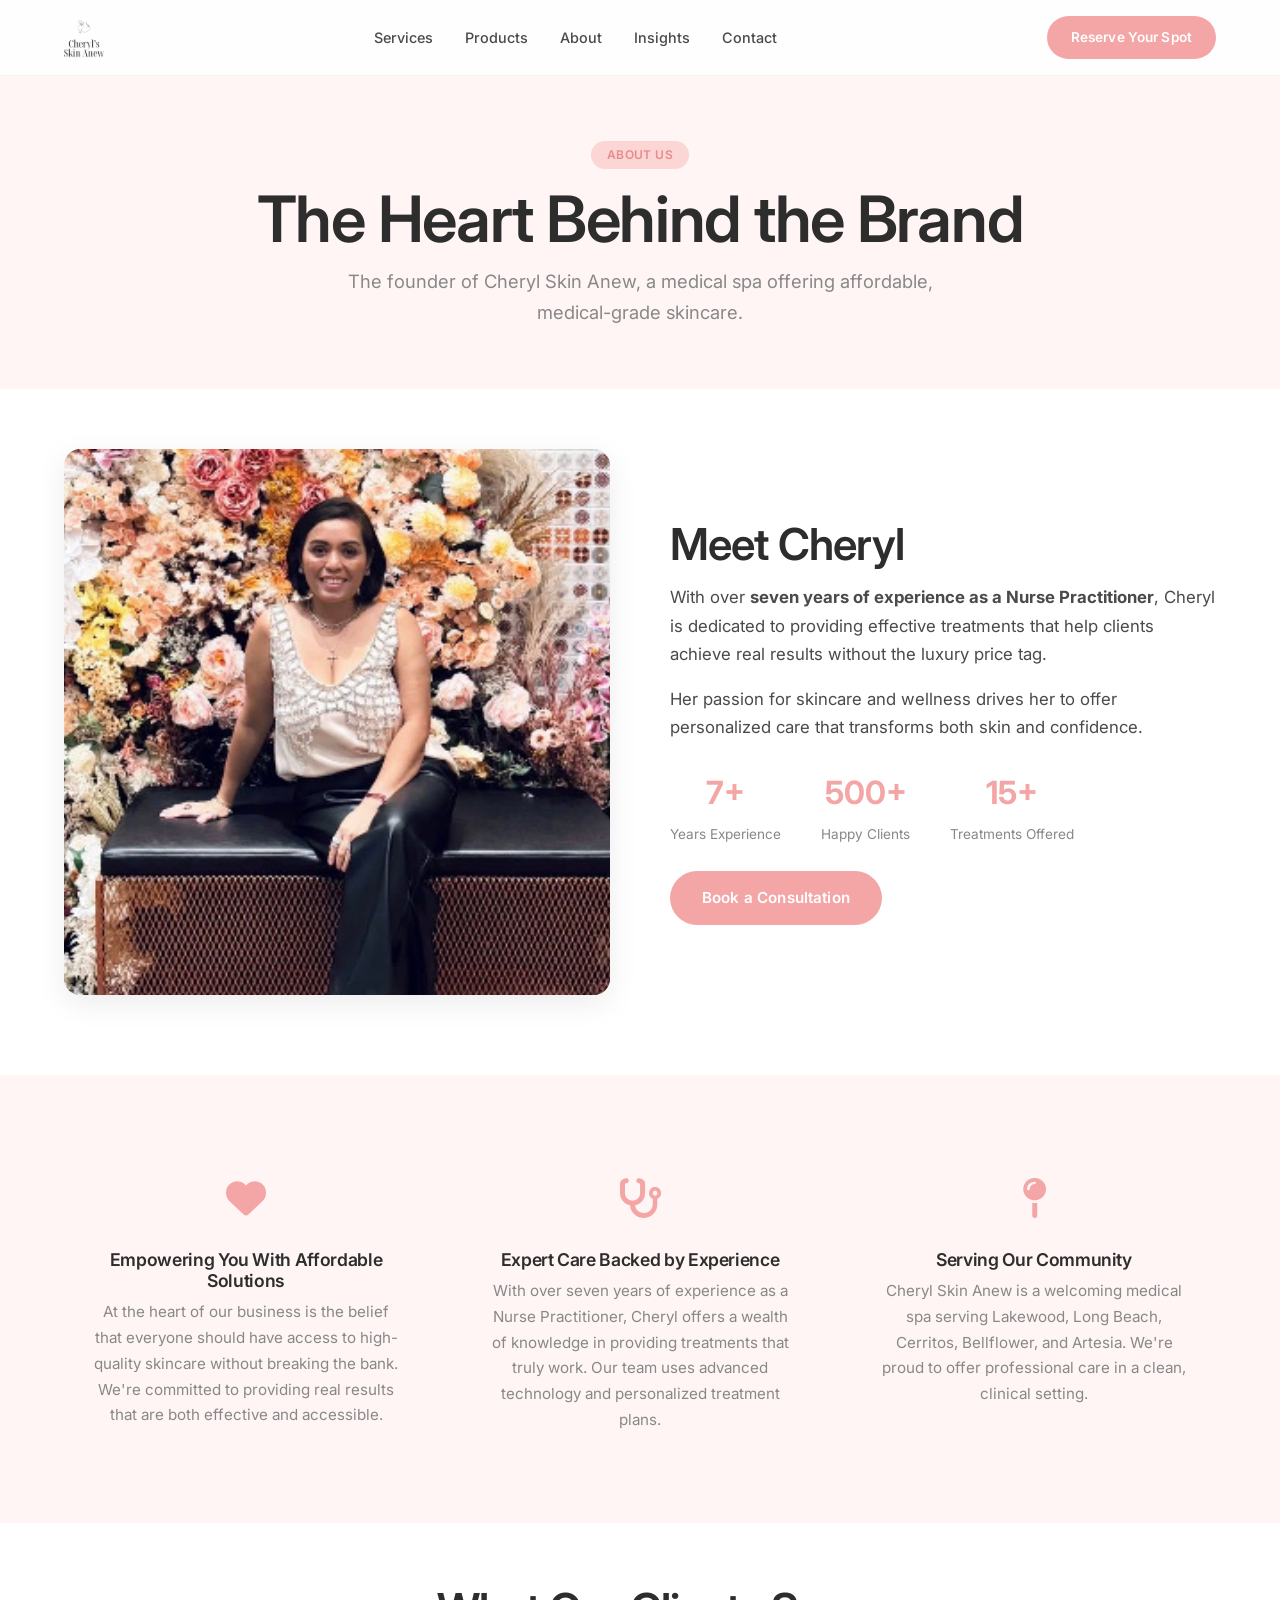
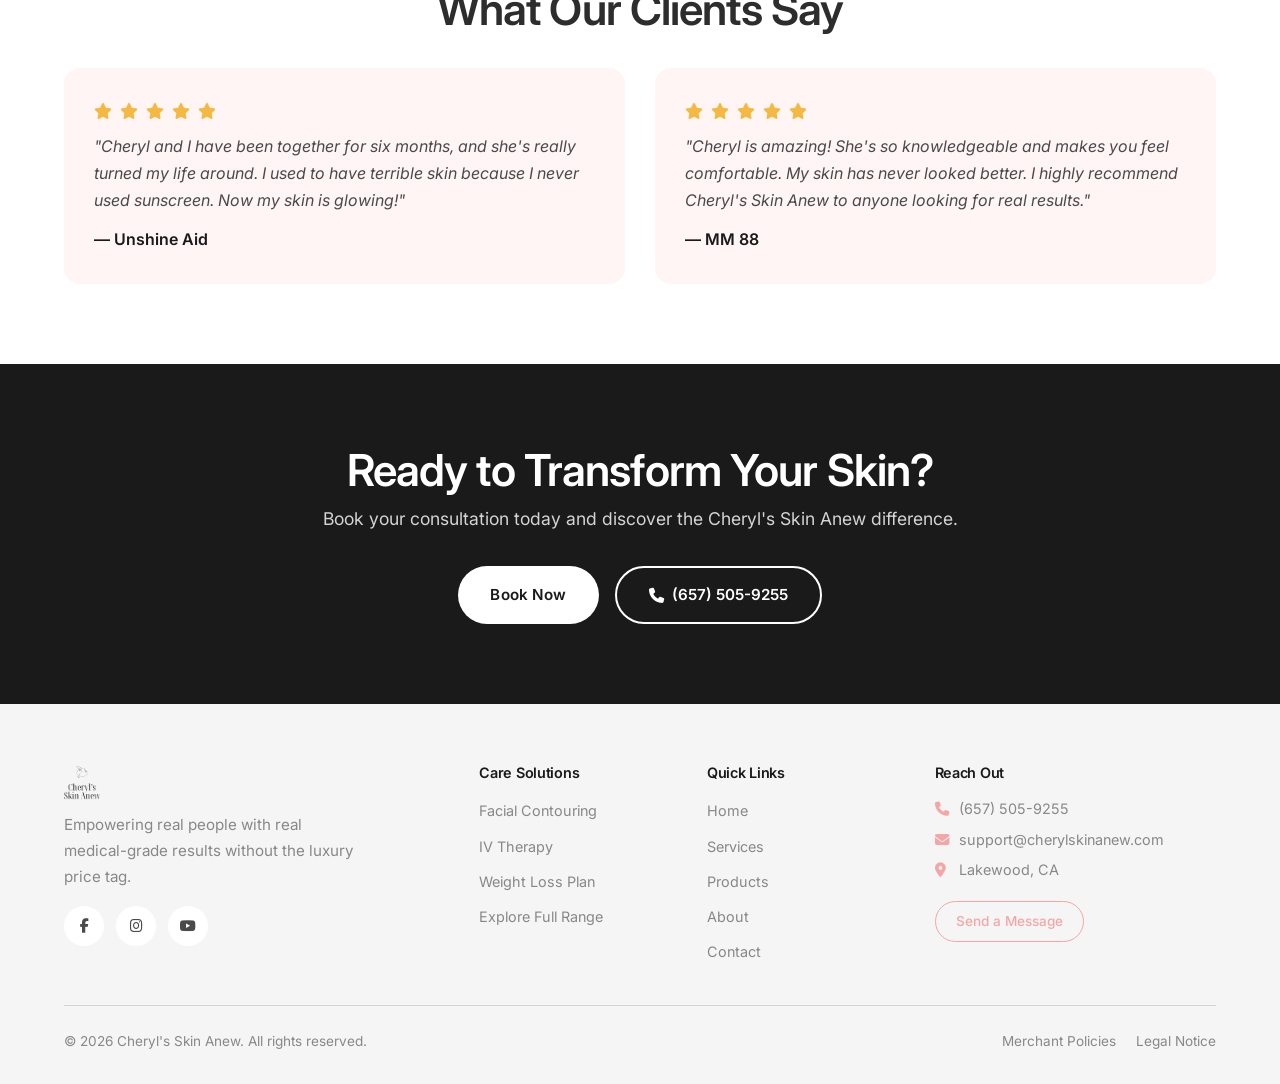
<file: cheryl-skin-anew/about.html>
<!DOCTYPE html>
<html lang="en">
<head>
    <meta charset="UTF-8" />
    <meta name="viewport" content="width=device-width, initial-scale=1.0" />
    <title>About | Cheryl's Skin Anew</title>
    <meta name="description" content="Meet Cheryl Mateo, Nurse Practitioner with over 7 years of experience. Affordable medical-grade skincare in Lakewood, CA." />
    
    <link rel="preconnect" href="https://fonts.googleapis.com" />
    <link rel="preconnect" href="https://fonts.gstatic.com" crossorigin />
    <link href="https://fonts.googleapis.com/css2?family=Inter:wght@300;400;500;600;700&display=swap" rel="stylesheet" />
    <link rel="stylesheet" href="https://cdnjs.cloudflare.com/ajax/libs/font-awesome/6.5.0/css/all.min.css" />
    <link rel="stylesheet" href="css/style.css" />
</head>
<body>

    <!-- ======== HEADER ======== -->
    <header>
        <nav>
            <div class="logo">
                <a href="index.html">
                    <img src="images/logo.png" alt="Cheryl's Skin Anew" />
                </a>
            </div>
            <ul class="nav-links">
                <li><a href="services.html">Services</a></li>
                <li><a href="products.html">Products</a></li>
                <li><a href="about.html" class="active">About</a></li>
                <li><a href="insights.html">Insights</a></li>
                <li><a href="contact.html">Contact</a></li>
            </ul>
            <div class="nav-actions">
                <a href="contact.html" class="btn-primary">Reserve Your Spot</a>
                <div class="hamburger">
                    <i class="fas fa-bars"></i>
                </div>
            </div>
        </nav>
    </header>

    <!-- ======== MAIN ======== -->
    <main>

        <!-- ===== PAGE HERO ===== -->
        <section class="page-hero about-hero">
            <div class="container">
                <span class="page-badge">About Us</span>
                <h1>The Heart Behind the Brand</h1>
                <p>The founder of Cheryl Skin Anew, a medical spa offering affordable, medical-grade skincare.</p>
            </div>
        </section>

        <!-- ===== FOUNDER SECTION ===== -->
        <section class="founder-section">
            <div class="container">
                <div class="founder-grid">
                    <div class="founder-image">
                        <img src="images/cherylskinanew.comaboutus.png" alt="Cheryl Mateo - Founder" />
                    </div>
                    <div class="founder-content">
                        <h2>Meet Cheryl</h2>
                        <p>With over <strong>seven years of experience as a Nurse Practitioner</strong>, Cheryl is dedicated to providing effective treatments that help clients achieve real results without the luxury price tag.</p>
                        <p>Her passion for skincare and wellness drives her to offer personalized care that transforms both skin and confidence.</p>
                        <div class="founder-stats">
                            <div class="stat">
                                <span class="stat-number">7+</span>
                                <span class="stat-label">Years Experience</span>
                            </div>
                            <div class="stat">
                                <span class="stat-number">500+</span>
                                <span class="stat-label">Happy Clients</span>
                            </div>
                            <div class="stat">
                                <span class="stat-number">15+</span>
                                <span class="stat-label">Treatments Offered</span>
                            </div>
                        </div>
                        <a href="contact.html" class="btn-primary">Book a Consultation</a>
                    </div>
                </div>
            </div>
        </section>

        <!-- ===== MISSION SECTION ===== -->
        <section class="mission-section">
            <div class="container">
                <div class="mission-grid">
                    <div class="mission-item">
                        <div class="mission-icon">
                            <i class="fas fa-heart"></i>
                        </div>
                        <h3>Empowering You With Affordable Solutions</h3>
                        <p>At the heart of our business is the belief that everyone should have access to high-quality skincare without breaking the bank. We're committed to providing real results that are both effective and accessible.</p>
                    </div>
                    <div class="mission-item">
                        <div class="mission-icon">
                            <i class="fas fa-stethoscope"></i>
                        </div>
                        <h3>Expert Care Backed by Experience</h3>
                        <p>With over seven years of experience as a Nurse Practitioner, Cheryl offers a wealth of knowledge in providing treatments that truly work. Our team uses advanced technology and personalized treatment plans.</p>
                    </div>
                    <div class="mission-item">
                        <div class="mission-icon">
                            <i class="fas fa-map-pin"></i>
                        </div>
                        <h3>Serving Our Community</h3>
                        <p>Cheryl Skin Anew is a welcoming medical spa serving Lakewood, Long Beach, Cerritos, Bellflower, and Artesia. We're proud to offer professional care in a clean, clinical setting.</p>
                    </div>
                </div>
            </div>
        </section>

        <!-- ===== TESTIMONIALS ===== -->
        <section class="testimonials-section">
            <div class="container">
                <h2>What Our Clients Say</h2>
                <div class="testimonials-grid">
                    <div class="testimonial-item">
                        <div class="stars">
                            <i class="fas fa-star"></i>
                            <i class="fas fa-star"></i>
                            <i class="fas fa-star"></i>
                            <i class="fas fa-star"></i>
                            <i class="fas fa-star"></i>
                        </div>
                        <p>"Cheryl and I have been together for six months, and she's really turned my life around. I used to have terrible skin because I never used sunscreen. Now my skin is glowing!"</p>
                        <span class="client-name">— Unshine Aid</span>
                    </div>
                    <div class="testimonial-item">
                        <div class="stars">
                            <i class="fas fa-star"></i>
                            <i class="fas fa-star"></i>
                            <i class="fas fa-star"></i>
                            <i class="fas fa-star"></i>
                            <i class="fas fa-star"></i>
                        </div>
                        <p>"Cheryl is amazing! She's so knowledgeable and makes you feel comfortable. My skin has never looked better. I highly recommend Cheryl's Skin Anew to anyone looking for real results."</p>
                        <span class="client-name">— MM 88</span>
                    </div>
                </div>
            </div>
        </section>

        <!-- ===== CTA ===== -->
        <section class="cta-section">
            <div class="container">
                <h2>Ready to Transform Your Skin?</h2>
                <p>Book your consultation today and discover the Cheryl's Skin Anew difference.</p>
                <div class="cta-buttons">
                    <a href="contact.html" class="btn-primary">Book Now</a>
                    <a href="tel:+16575059255" class="btn-secondary">
                        <i class="fas fa-phone"></i> (657) 505-9255
                    </a>
                </div>
            </div>
        </section>

    </main>

    <!-- ======== FOOTER ======== -->
    <footer>
        <div class="container">
            <div class="footer-grid">
                <div class="footer-brand">
                    <img src="images/logo.png" alt="Cheryl's Skin Anew" />
                    <p>Empowering real people with real medical-grade results without the luxury price tag.</p>
                    <div class="footer-social">
                        <a href="#" aria-label="Facebook"><i class="fab fa-facebook-f"></i></a>
                        <a href="#" aria-label="Instagram"><i class="fab fa-instagram"></i></a>
                        <a href="#" aria-label="YouTube"><i class="fab fa-youtube"></i></a>
                    </div>
                </div>
                <div class="footer-links">
                    <h4>Care Solutions</h4>
                    <ul>
                        <li><a href="services.html">Facial Contouring</a></li>
                        <li><a href="services.html">IV Therapy</a></li>
                        <li><a href="services.html">Weight Loss Plan</a></li>
                        <li><a href="services.html">Explore Full Range</a></li>
                    </ul>
                </div>
                <div class="footer-links">
                    <h4>Quick Links</h4>
                    <ul>
                        <li><a href="index.html">Home</a></li>
                        <li><a href="services.html">Services</a></li>
                        <li><a href="products.html">Products</a></li>
                        <li><a href="about.html">About</a></li>
                        <li><a href="contact.html">Contact</a></li>
                    </ul>
                </div>
                <div class="footer-contact">
                    <h4>Reach Out</h4>
                    <p><i class="fas fa-phone"></i> (657) 505-9255</p>
                    <p><i class="fas fa-envelope"></i> support@cherylskinanew.com</p>
                    <p><i class="fas fa-map-marker-alt"></i> Lakewood, CA</p>
                    <a href="contact.html" class="btn-outline btn-small">Send a Message</a>
                </div>
            </div>
            <div class="footer-bottom">
                <p>&copy; 2026 Cheryl's Skin Anew. All rights reserved.</p>
                <div class="footer-legal">
                    <a href="#">Merchant Policies</a>
                    <a href="#">Legal Notice</a>
                </div>
            </div>
        </div>
    </footer>

    <script src="js/main.js"></script>
</body>
</html>
</file>
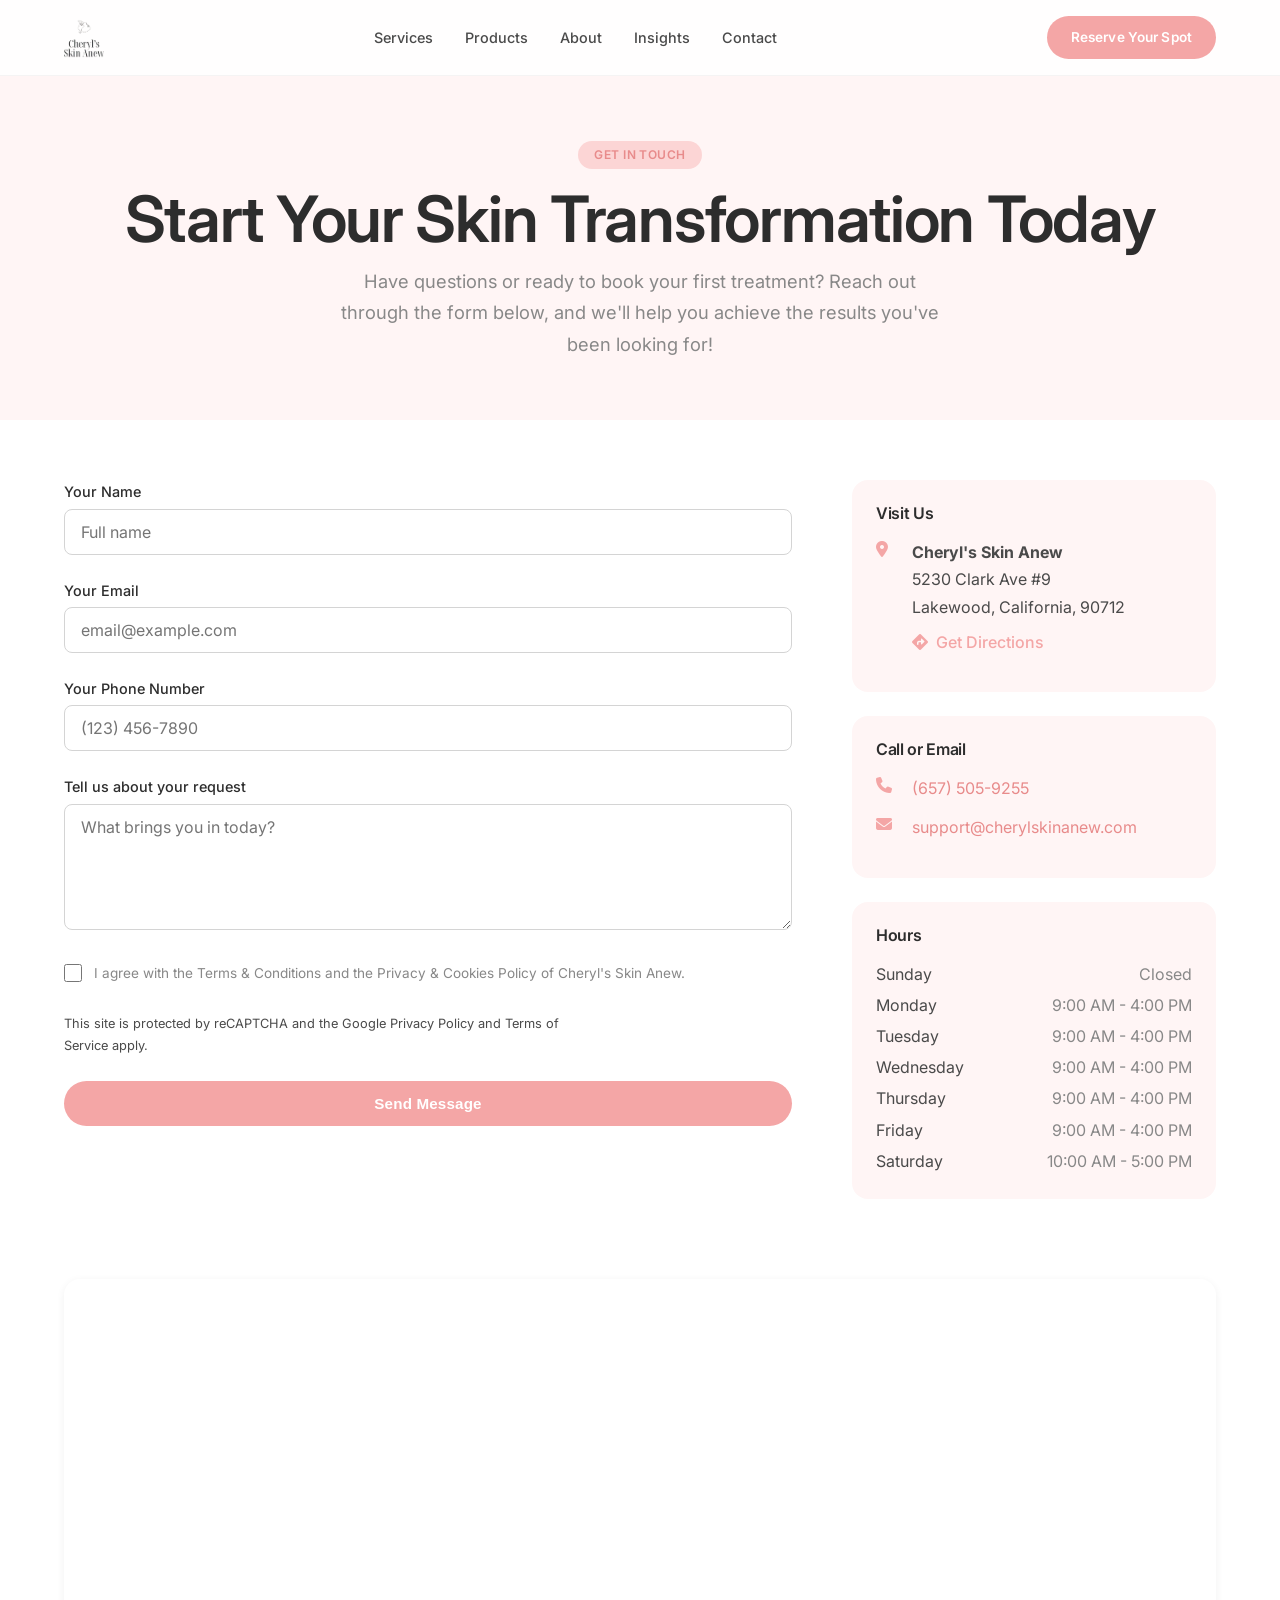
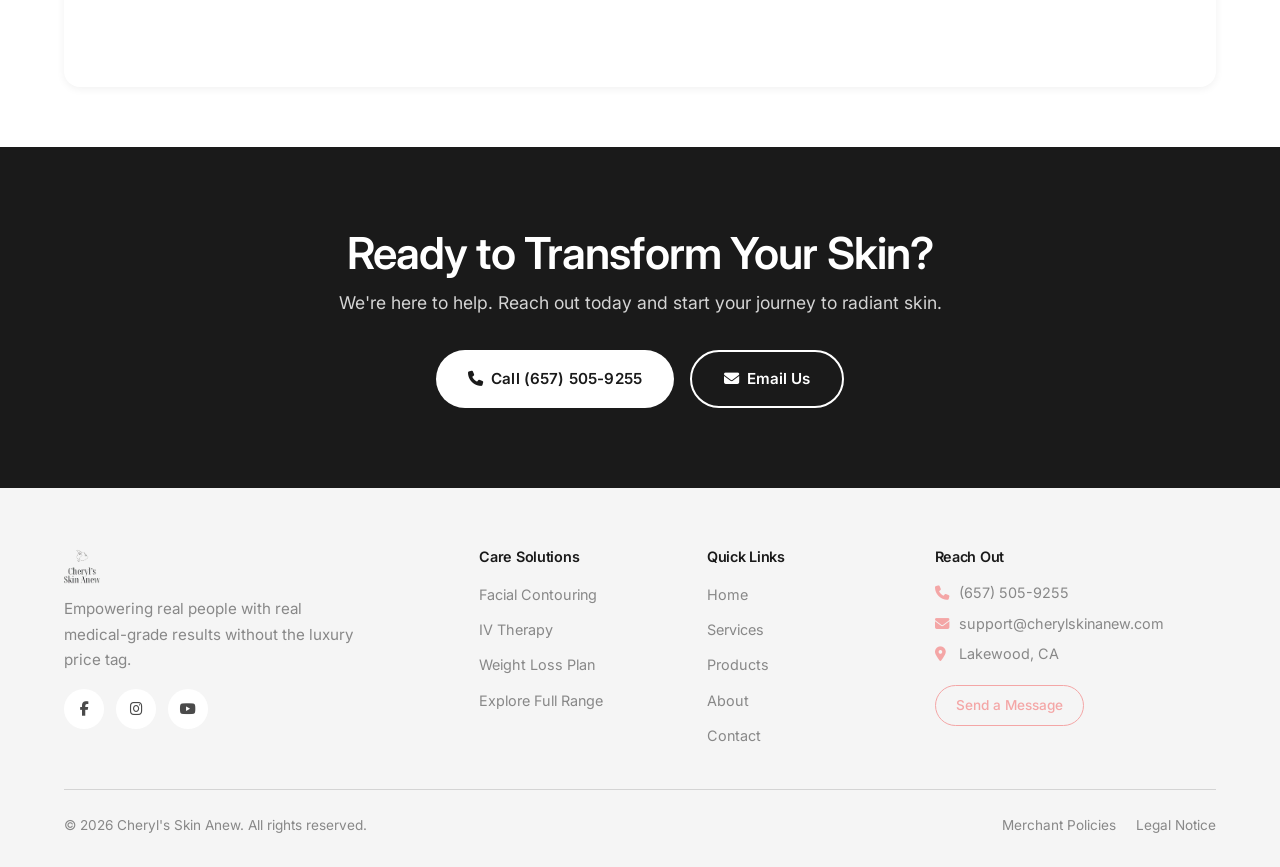
<file: cheryl-skin-anew/contact.html>
<!DOCTYPE html>
<html lang="en">
<head>
    <meta charset="UTF-8" />
    <meta name="viewport" content="width=device-width, initial-scale=1.0" />
    <title>Contact | Cheryl's Skin Anew</title>
    <meta name="description" content="Contact Cheryl's Skin Anew in Lakewood, CA. Book your consultation or send us a message. Phone: (657) 505-9255." />
    
    <link rel="preconnect" href="https://fonts.googleapis.com" />
    <link rel="preconnect" href="https://fonts.gstatic.com" crossorigin />
    <link href="https://fonts.googleapis.com/css2?family=Inter:wght@300;400;500;600;700&display=swap" rel="stylesheet" />
    <link rel="stylesheet" href="https://cdnjs.cloudflare.com/ajax/libs/font-awesome/6.5.0/css/all.min.css" />
    <link rel="stylesheet" href="css/style.css" />
</head>
<body>

    <!-- ======== HEADER ======== -->
    <header>
        <nav>
            <div class="logo">
                <a href="index.html">
                    <img src="images/logo.png" alt="Cheryl's Skin Anew" />
                </a>
            </div>
            <ul class="nav-links">
                <li><a href="services.html">Services</a></li>
                <li><a href="products.html">Products</a></li>
                <li><a href="about.html">About</a></li>
                <li><a href="insights.html">Insights</a></li>
                <li><a href="contact.html" class="active">Contact</a></li>
            </ul>
            <div class="nav-actions">
                <a href="contact.html" class="btn-primary">Reserve Your Spot</a>
                <div class="hamburger">
                    <i class="fas fa-bars"></i>
                </div>
            </div>
        </nav>
    </header>

    <!-- ======== MAIN ======== -->
    <main>

        <!-- ===== PAGE HERO ===== -->
        <section class="page-hero contact-hero">
            <div class="container">
                <span class="page-badge">Get in Touch</span>
                <h1>Start Your Skin Transformation Today</h1>
                <p>Have questions or ready to book your first treatment? Reach out through the form below, and we'll help you achieve the results you've been looking for!</p>
            </div>
        </section>

        <!-- ===== CONTACT SECTION ===== -->
        <section class="contact-section">
            <div class="container">
                <div class="contact-grid">
                    
                    <!-- Contact Form -->
                    <div class="contact-form">
                        <form action="#" method="POST">
                            <div class="form-group">
                                <label for="name">Your Name</label>
                                <input type="text" id="name" name="name" placeholder="Full name" required />
                            </div>
                            <div class="form-group">
                                <label for="email">Your Email</label>
                                <input type="email" id="email" name="email" placeholder="email@example.com" required />
                            </div>
                            <div class="form-group">
                                <label for="phone">Your Phone Number</label>
                                <input type="tel" id="phone" name="phone" placeholder="(123) 456-7890" />
                            </div>
                            <div class="form-group">
                                <label for="message">Tell us about your request</label>
                                <textarea id="message" name="message" rows="5" placeholder="What brings you in today?"></textarea>
                            </div>
                            <div class="form-group checkbox-group">
                                <input type="checkbox" id="terms" required />
                                <label for="terms">I agree with the Terms &amp; Conditions and the Privacy &amp; Cookies Policy of Cheryl's Skin Anew.</label>
                            </div>
                            <div class="form-group recaptcha">
                                <p>This site is protected by reCAPTCHA and the Google Privacy Policy and Terms of Service apply.</p>
                            </div>
                            <button type="submit" class="btn-primary btn-block">Send Message</button>
                        </form>
                    </div>

                    <!-- Contact Info -->
                    <div class="contact-info">
                        <div class="info-card">
                            <h3>Visit Us</h3>
                            <div class="info-item">
                                <i class="fas fa-map-marker-alt"></i>
                                <div>
                                    <p><strong>Cheryl's Skin Anew</strong></p>
                                    <p>5230 Clark Ave #9<br />Lakewood, California, 90712</p>
                                    <a href="#" class="directions-link">
                                        <i class="fas fa-directions"></i> Get Directions
                                    </a>
                                </div>
                            </div>
                        </div>

                        <div class="info-card">
                            <h3>Call or Email</h3>
                            <div class="info-item">
                                <i class="fas fa-phone"></i>
                                <div>
                                    <a href="tel:+16575059255">(657) 505-9255</a>
                                </div>
                            </div>
                            <div class="info-item">
                                <i class="fas fa-envelope"></i>
                                <div>
                                    <a href="mailto:support@cherylskinanew.com">support@cherylskinanew.com</a>
                                </div>
                            </div>
                        </div>

                        <div class="info-card">
                            <h3>Hours</h3>
                            <div class="hours-grid">
                                <span class="day">Sunday</span>
                                <span class="time">Closed</span>
                                <span class="day">Monday</span>
                                <span class="time">9:00 AM - 4:00 PM</span>
                                <span class="day">Tuesday</span>
                                <span class="time">9:00 AM - 4:00 PM</span>
                                <span class="day">Wednesday</span>
                                <span class="time">9:00 AM - 4:00 PM</span>
                                <span class="day">Thursday</span>
                                <span class="time">9:00 AM - 4:00 PM</span>
                                <span class="day">Friday</span>
                                <span class="time">9:00 AM - 4:00 PM</span>
                                <span class="day">Saturday</span>
                                <span class="time">10:00 AM - 5:00 PM</span>
                            </div>
                        </div>
                    </div>
                </div>
            </div>
        </section>

        <!-- ===== MAP SECTION ===== -->
        <section class="map-section">
            <div class="container">
                <div class="map-wrapper">
                    <iframe 
                        src="https://www.google.com/maps/embed?pb=!1m18!1m12!1m3!1d3311.123456789!2d-118.123456!3d33.123456!2m3!1f0!2f0!3f0!3m2!1i1024!2i768!4f13.1!3m3!1m2!1s0x0%3A0x0!2zMzPCsDA3JzI0LjQiTiAxMTjCsDA3JzI0LjQiVw!5e0!3m2!1sen!2sus!4v1234567890" 
                        width="100%" 
                        height="400" 
                        style="border:0;" 
                        allowfullscreen="" 
                        loading="lazy" 
                        referrerpolicy="no-referrer-when-downgrade">
                    </iframe>
                </div>
            </div>
        </section>

        <!-- ===== CTA ===== -->
        <section class="cta-section">
            <div class="container">
                <h2>Ready to Transform Your Skin?</h2>
                <p>We're here to help. Reach out today and start your journey to radiant skin.</p>
                <div class="cta-buttons">
                    <a href="tel:+16575059255" class="btn-primary">
                        <i class="fas fa-phone"></i> Call (657) 505-9255
                    </a>
                    <a href="mailto:support@cherylskinanew.com" class="btn-secondary">
                        <i class="fas fa-envelope"></i> Email Us
                    </a>
                </div>
            </div>
        </section>

    </main>

    <!-- ======== FOOTER ======== -->
    <footer>
        <div class="container">
            <div class="footer-grid">
                <div class="footer-brand">
                    <img src="images/logo.png" alt="Cheryl's Skin Anew" />
                    <p>Empowering real people with real medical-grade results without the luxury price tag.</p>
                    <div class="footer-social">
                        <a href="#" aria-label="Facebook"><i class="fab fa-facebook-f"></i></a>
                        <a href="#" aria-label="Instagram"><i class="fab fa-instagram"></i></a>
                        <a href="#" aria-label="YouTube"><i class="fab fa-youtube"></i></a>
                    </div>
                </div>
                <div class="footer-links">
                    <h4>Care Solutions</h4>
                    <ul>
                        <li><a href="services.html">Facial Contouring</a></li>
                        <li><a href="services.html">IV Therapy</a></li>
                        <li><a href="services.html">Weight Loss Plan</a></li>
                        <li><a href="services.html">Explore Full Range</a></li>
                    </ul>
                </div>
                <div class="footer-links">
                    <h4>Quick Links</h4>
                    <ul>
                        <li><a href="index.html">Home</a></li>
                        <li><a href="services.html">Services</a></li>
                        <li><a href="products.html">Products</a></li>
                        <li><a href="about.html">About</a></li>
                        <li><a href="contact.html">Contact</a></li>
                    </ul>
                </div>
                <div class="footer-contact">
                    <h4>Reach Out</h4>
                    <p><i class="fas fa-phone"></i> (657) 505-9255</p>
                    <p><i class="fas fa-envelope"></i> support@cherylskinanew.com</p>
                    <p><i class="fas fa-map-marker-alt"></i> Lakewood, CA</p>
                    <a href="contact.html" class="btn-outline btn-small">Send a Message</a>
                </div>
            </div>
            <div class="footer-bottom">
                <p>&copy; 2026 Cheryl's Skin Anew. All rights reserved.</p>
                <div class="footer-legal">
                    <a href="#">Merchant Policies</a>
                    <a href="#">Legal Notice</a>
                </div>
            </div>
        </div>
    </footer>

    <script src="js/main.js"></script>
</body>
</html>
</file>
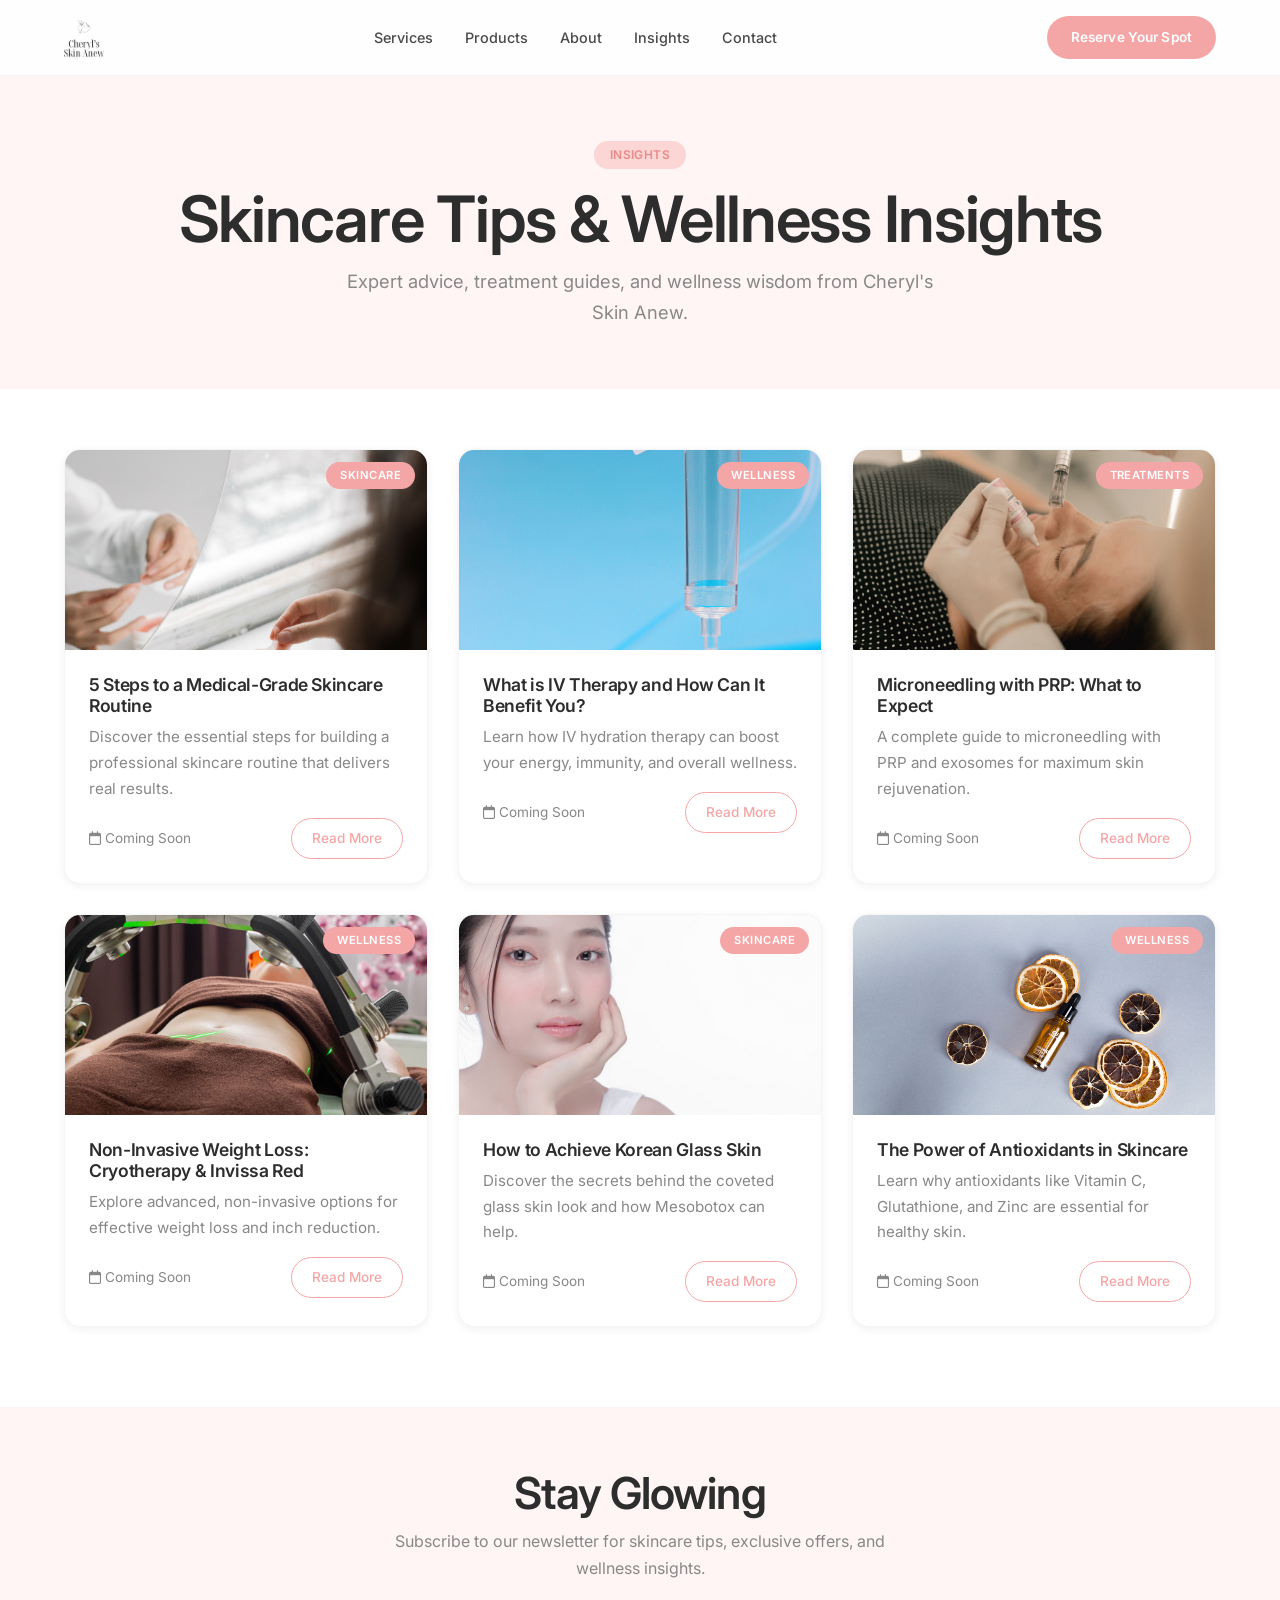
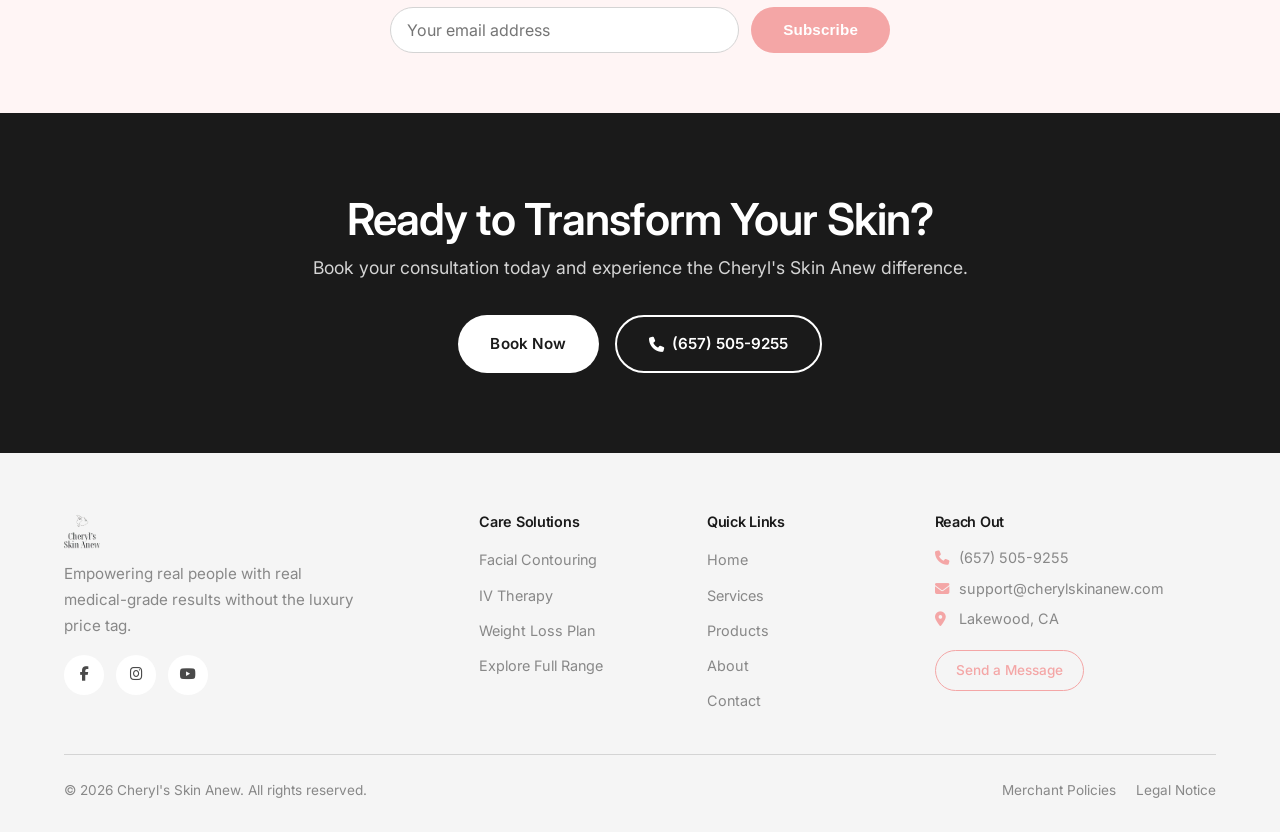
<file: cheryl-skin-anew/insights.html>
<!DOCTYPE html>
<html lang="en">
<head>
    <meta charset="UTF-8" />
    <meta name="viewport" content="width=device-width, initial-scale=1.0" />
    <title>Insights | Cheryl's Skin Anew</title>
    <meta name="description" content="Skincare tips, wellness insights, and expert advice from Cheryl's Skin Anew. Stay updated with the latest in medical-grade skincare." />
    
    <link rel="preconnect" href="https://fonts.googleapis.com" />
    <link rel="preconnect" href="https://fonts.gstatic.com" crossorigin />
    <link href="https://fonts.googleapis.com/css2?family=Inter:wght@300;400;500;600;700&display=swap" rel="stylesheet" />
    <link rel="stylesheet" href="https://cdnjs.cloudflare.com/ajax/libs/font-awesome/6.5.0/css/all.min.css" />
    <link rel="stylesheet" href="css/style.css" />
</head>
<body>

    <!-- ======== HEADER ======== -->
    <header>
        <nav>
            <div class="logo">
                <a href="index.html">
                    <img src="images/logo.png" alt="Cheryl's Skin Anew" />
                </a>
            </div>
            <ul class="nav-links">
                <li><a href="services.html">Services</a></li>
                <li><a href="products.html">Products</a></li>
                <li><a href="about.html">About</a></li>
                <li><a href="insights.html" class="active">Insights</a></li>
                <li><a href="contact.html">Contact</a></li>
            </ul>
            <div class="nav-actions">
                <a href="contact.html" class="btn-primary">Reserve Your Spot</a>
                <div class="hamburger">
                    <i class="fas fa-bars"></i>
                </div>
            </div>
        </nav>
    </header>

    <!-- ======== MAIN ======== -->
    <main>

        <!-- ===== PAGE HERO ===== -->
        <section class="page-hero insights-hero">
            <div class="container">
                <span class="page-badge">Insights</span>
                <h1>Skincare Tips &amp; Wellness Insights</h1>
                <p>Expert advice, treatment guides, and wellness wisdom from Cheryl's Skin Anew.</p>
            </div>
        </section>

        <!-- ===== INSIGHTS GRID ===== -->
        <section class="insights-grid-section">
            <div class="container">
                <div class="insights-grid">

                    <!-- Blog Post 1 -->
                    <article class="insight-card">
                        <div class="insight-image">
                            <img src="images/skincare routine.jpg" alt="Skincare Routine Tips" />
                            <span class="insight-category">Skincare</span>
                        </div>
                        <div class="insight-content">
                            <h3>5 Steps to a Medical-Grade Skincare Routine</h3>
                            <p>Discover the essential steps for building a professional skincare routine that delivers real results.</p>
                            <div class="insight-meta">
                                <span class="date"><i class="far fa-calendar"></i> Coming Soon</span>
                                <a href="#" class="btn-outline btn-small">Read More</a>
                            </div>
                        </div>
                    </article>

                    <!-- Blog Post 2 -->
                    <article class="insight-card">
                        <div class="insight-image">
                            <img src="images/ivhydrationtherapy.jpg" alt="IV Therapy Benefits" />
                            <span class="insight-category">Wellness</span>
                        </div>
                        <div class="insight-content">
                            <h3>What is IV Therapy and How Can It Benefit You?</h3>
                            <p>Learn how IV hydration therapy can boost your energy, immunity, and overall wellness.</p>
                            <div class="insight-meta">
                                <span class="date"><i class="far fa-calendar"></i> Coming Soon</span>
                                <a href="#" class="btn-outline btn-small">Read More</a>
                            </div>
                        </div>
                    </article>

                    <!-- Blog Post 3 -->
                    <article class="insight-card">
                        <div class="insight-image">
                            <img src="images/Microneedling with PRP.jpg" alt="Microneedling Explained" />
                            <span class="insight-category">Treatments</span>
                        </div>
                        <div class="insight-content">
                            <h3>Microneedling with PRP: What to Expect</h3>
                            <p>A complete guide to microneedling with PRP and exosomes for maximum skin rejuvenation.</p>
                            <div class="insight-meta">
                                <span class="date"><i class="far fa-calendar"></i> Coming Soon</span>
                                <a href="#" class="btn-outline btn-small">Read More</a>
                            </div>
                        </div>
                    </article>

                    <!-- Blog Post 4 -->
                    <article class="insight-card">
                        <div class="insight-image">
                            <img src="images/cryotherapy & invissa red.jpg" alt="Weight Loss Tips" />
                            <span class="insight-category">Wellness</span>
                        </div>
                        <div class="insight-content">
                            <h3>Non-Invasive Weight Loss: Cryotherapy &amp; Invissa Red</h3>
                            <p>Explore advanced, non-invasive options for effective weight loss and inch reduction.</p>
                            <div class="insight-meta">
                                <span class="date"><i class="far fa-calendar"></i> Coming Soon</span>
                                <a href="#" class="btn-outline btn-small">Read More</a>
                            </div>
                        </div>
                    </article>

                    <!-- Blog Post 5 -->
                    <article class="insight-card">
                        <div class="insight-image">
                            <img src="images/Korean Glass Skin.jpg" alt="Glass Skin" />
                            <span class="insight-category">Skincare</span>
                        </div>
                        <div class="insight-content">
                            <h3>How to Achieve Korean Glass Skin</h3>
                            <p>Discover the secrets behind the coveted glass skin look and how Mesobotox can help.</p>
                            <div class="insight-meta">
                                <span class="date"><i class="far fa-calendar"></i> Coming Soon</span>
                                <a href="#" class="btn-outline btn-small">Read More</a>
                            </div>
                        </div>
                    </article>

                    <!-- Blog Post 6 -->
                    <article class="insight-card">
                        <div class="insight-image">
                            <img src="images/Antioxidants in Skincare.jpg" alt="Antioxidants" />
                            <span class="insight-category">Wellness</span>
                        </div>
                        <div class="insight-content">
                            <h3>The Power of Antioxidants in Skincare</h3>
                            <p>Learn why antioxidants like Vitamin C, Glutathione, and Zinc are essential for healthy skin.</p>
                            <div class="insight-meta">
                                <span class="date"><i class="far fa-calendar"></i> Coming Soon</span>
                                <a href="#" class="btn-outline btn-small">Read More</a>
                            </div>
                        </div>
                    </article>

                </div>
            </div>
        </section>

        <!-- ===== NEWSLETTER ===== -->
        <section class="newsletter-section">
            <div class="container">
                <div class="newsletter-wrapper">
                    <h2>Stay Glowing</h2>
                    <p>Subscribe to our newsletter for skincare tips, exclusive offers, and wellness insights.</p>
                    <form class="newsletter-form">
                        <input type="email" placeholder="Your email address" required />
                        <button type="submit" class="btn-primary">Subscribe</button>
                    </form>
                </div>
            </div>
        </section>

        <!-- ===== CTA ===== -->
        <section class="cta-section">
            <div class="container">
                <h2>Ready to Transform Your Skin?</h2>
                <p>Book your consultation today and experience the Cheryl's Skin Anew difference.</p>
                <div class="cta-buttons">
                    <a href="contact.html" class="btn-primary">Book Now</a>
                    <a href="tel:+16575059255" class="btn-secondary">
                        <i class="fas fa-phone"></i> (657) 505-9255
                    </a>
                </div>
            </div>
        </section>

    </main>

    <!-- ======== FOOTER ======== -->
    <footer>
        <div class="container">
            <div class="footer-grid">
                <div class="footer-brand">
                    <img src="images/logo.png" alt="Cheryl's Skin Anew" />
                    <p>Empowering real people with real medical-grade results without the luxury price tag.</p>
                    <div class="footer-social">
                        <a href="#" aria-label="Facebook"><i class="fab fa-facebook-f"></i></a>
                        <a href="#" aria-label="Instagram"><i class="fab fa-instagram"></i></a>
                        <a href="#" aria-label="YouTube"><i class="fab fa-youtube"></i></a>
                    </div>
                </div>
                <div class="footer-links">
                    <h4>Care Solutions</h4>
                    <ul>
                        <li><a href="services.html">Facial Contouring</a></li>
                        <li><a href="services.html">IV Therapy</a></li>
                        <li><a href="services.html">Weight Loss Plan</a></li>
                        <li><a href="services.html">Explore Full Range</a></li>
                    </ul>
                </div>
                <div class="footer-links">
                    <h4>Quick Links</h4>
                    <ul>
                        <li><a href="index.html">Home</a></li>
                        <li><a href="services.html">Services</a></li>
                        <li><a href="products.html">Products</a></li>
                        <li><a href="about.html">About</a></li>
                        <li><a href="contact.html">Contact</a></li>
                    </ul>
                </div>
                <div class="footer-contact">
                    <h4>Reach Out</h4>
                    <p><i class="fas fa-phone"></i> (657) 505-9255</p>
                    <p><i class="fas fa-envelope"></i> support@cherylskinanew.com</p>
                    <p><i class="fas fa-map-marker-alt"></i> Lakewood, CA</p>
                    <a href="contact.html" class="btn-outline btn-small">Send a Message</a>
                </div>
            </div>
            <div class="footer-bottom">
                <p>&copy; 2026 Cheryl's Skin Anew. All rights reserved.</p>
                <div class="footer-legal">
                    <a href="#">Merchant Policies</a>
                    <a href="#">Legal Notice</a>
                </div>
            </div>
        </div>
    </footer>

    <script src="js/main.js"></script>
</body>
</html>
</file>
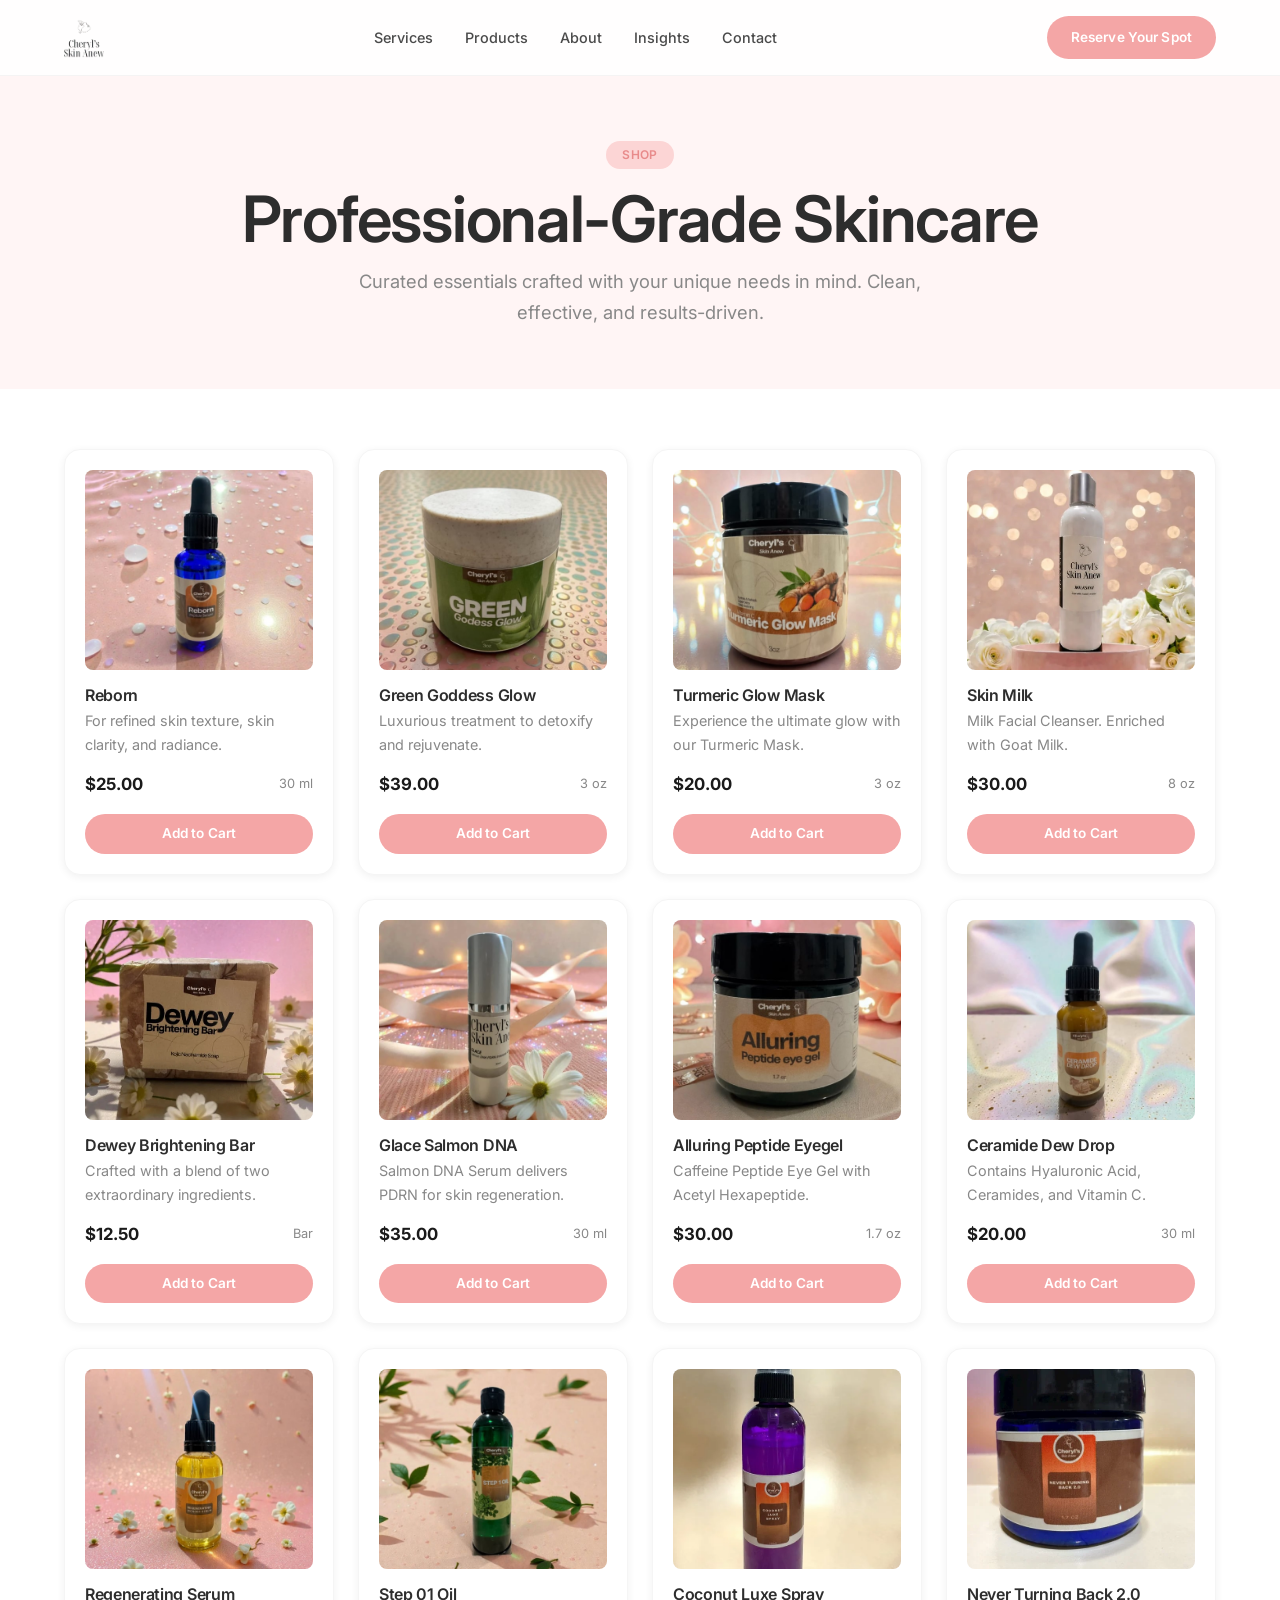
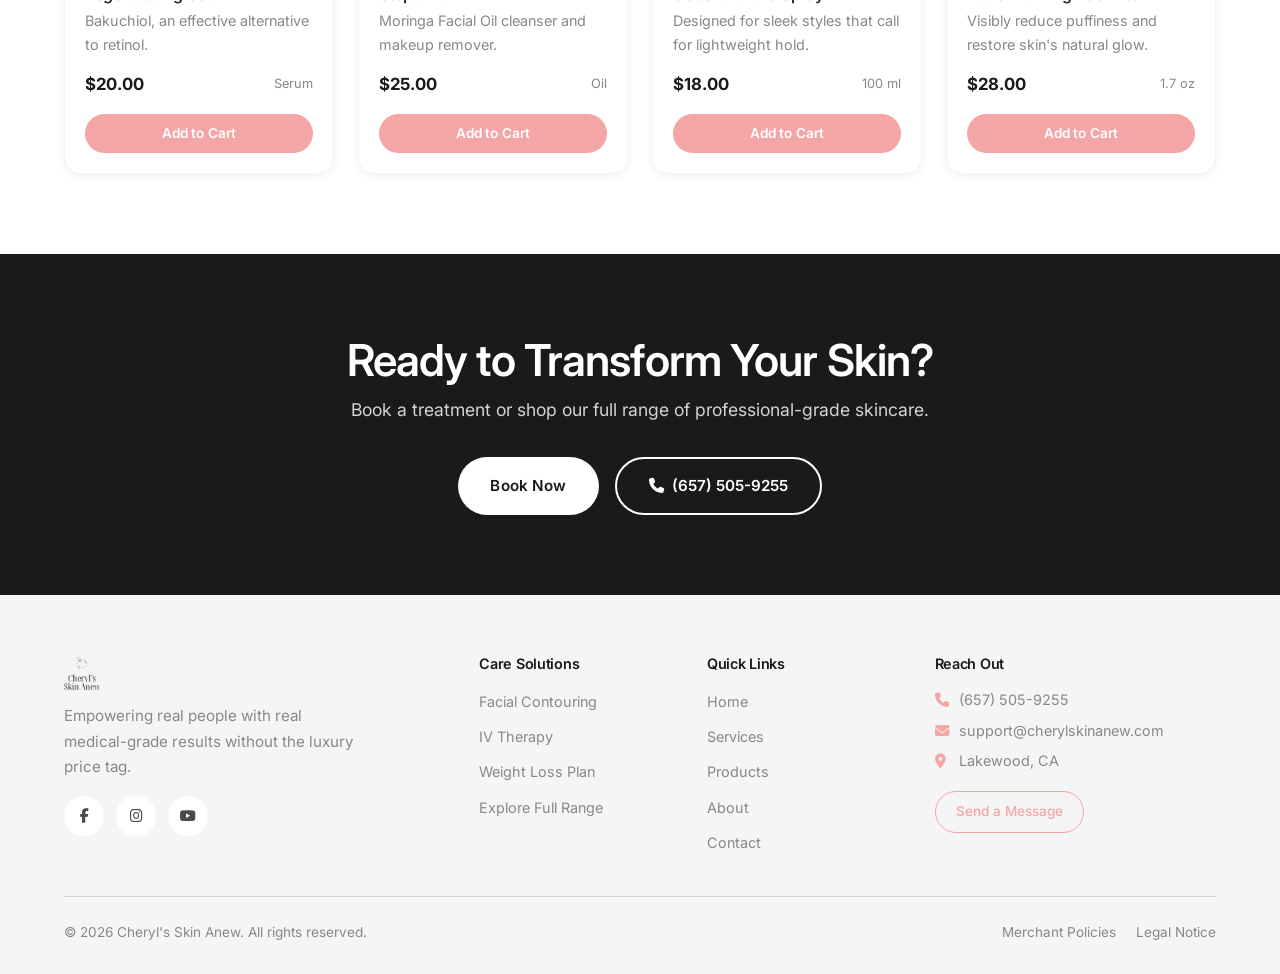
<file: cheryl-skin-anew/products.html>
<!DOCTYPE html>
<html lang="en">
<head>
    <meta charset="UTF-8" />
    <meta name="viewport" content="width=device-width, initial-scale=1.0" />
    <title>Shop Skincare | Cheryl's Skin Anew</title>
    <meta name="description" content="Professional-grade skincare products. Shop cleansers, serums, masks, and more from Cheryl's Skin Anew." />
    
    <link rel="preconnect" href="https://fonts.googleapis.com" />
    <link rel="preconnect" href="https://fonts.gstatic.com" crossorigin />
    <link href="https://fonts.googleapis.com/css2?family=Inter:wght@300;400;500;600;700&display=swap" rel="stylesheet" />
    <link rel="stylesheet" href="https://cdnjs.cloudflare.com/ajax/libs/font-awesome/6.5.0/css/all.min.css" />
    <link rel="stylesheet" href="css/style.css" />
</head>
<body>

    <!-- ======== HEADER ======== -->
    <header>
        <nav>
            <div class="logo">
                <a href="index.html">
                    <img src="images/logo.png" alt="Cheryl's Skin Anew" />
                </a>
            </div>
            <ul class="nav-links">
                <li><a href="services.html">Services</a></li>
                <li><a href="products.html" class="active">Products</a></li>
                <li><a href="about.html">About</a></li>
                <li><a href="insights.html">Insights</a></li>
                <li><a href="contact.html">Contact</a></li>
            </ul>
            <div class="nav-actions">
                <a href="contact.html" class="btn-primary">Reserve Your Spot</a>
                <div class="hamburger">
                    <i class="fas fa-bars"></i>
                </div>
            </div>
        </nav>
    </header>

    <!-- ======== MAIN ======== -->
    <main>

        <!-- ===== PAGE HERO ===== -->
        <section class="page-hero">
            <div class="container">
                <span class="page-badge">Shop</span>
                <h1>Professional-Grade Skincare</h1>
                <p>Curated essentials crafted with your unique needs in mind. Clean, effective, and results-driven.</p>
            </div>
        </section>

        <!-- ===== PRODUCTS GRID ===== -->
        <section class="products-full">
            <div class="container">
                <div class="product-grid-full">

                    <!-- Product 1 -->
                    <div class="product-item">
                        <div class="product-item-image">
                            <img src="images/reborn.png" alt="Reborn" />
                        </div>
                        <h3>Reborn</h3>
                        <p>For refined skin texture, skin clarity, and radiance.</p>
                        <div class="product-item-meta">
                            <span class="price">$25.00</span>
                            <span class="size">30 ml</span>
                        </div>
                        <a href="#" class="btn-primary btn-small btn-block">Add to Cart</a>
                    </div>

                    <!-- Product 2 -->
                    <div class="product-item">
                        <div class="product-item-image">
                            <img src="images/Green Godess Glow.png" alt="Green Goddess Glow" />
                        </div>
                        <h3>Green Goddess Glow</h3>
                        <p>Luxurious treatment to detoxify and rejuvenate.</p>
                        <div class="product-item-meta">
                            <span class="price">$39.00</span>
                            <span class="size">3 oz</span>
                        </div>
                        <a href="#" class="btn-primary btn-small btn-block">Add to Cart</a>
                    </div>

                    <!-- Product 3 -->
                    <div class="product-item">
                        <div class="product-item-image">
                            <img src="images/Turmeric Glow Mask.png" alt="Turmeric Glow Mask" />
                        </div>
                        <h3>Turmeric Glow Mask</h3>
                        <p>Experience the ultimate glow with our Turmeric Mask.</p>
                        <div class="product-item-meta">
                            <span class="price">$20.00</span>
                            <span class="size">3 oz</span>
                        </div>
                        <a href="#" class="btn-primary btn-small btn-block">Add to Cart</a>
                    </div>

                    <!-- Product 4 -->
                    <div class="product-item">
                        <div class="product-item-image">
                            <img src="images/Skin Milk.jpg" alt="Skin Milk" />
                        </div>
                        <h3>Skin Milk</h3>
                        <p>Milk Facial Cleanser. Enriched with Goat Milk.</p>
                        <div class="product-item-meta">
                            <span class="price">$30.00</span>
                            <span class="size">8 oz</span>
                        </div>
                        <a href="#" class="btn-primary btn-small btn-block">Add to Cart</a>
                    </div>

                    <!-- Product 5 -->
                    <div class="product-item">
                        <div class="product-item-image">
                            <img src="images/Dewey Brightening Bar.jpg" alt="Dewey Brightening Bar" />
                        </div>
                        <h3>Dewey Brightening Bar</h3>
                        <p>Crafted with a blend of two extraordinary ingredients.</p>
                        <div class="product-item-meta">
                            <span class="price">$12.50</span>
                            <span class="size">Bar</span>
                        </div>
                        <a href="#" class="btn-primary btn-small btn-block">Add to Cart</a>
                    </div>

                    <!-- Product 6 -->
                    <div class="product-item">
                        <div class="product-item-image">
                            <img src="images/Glace Salmon DNA.png" alt="Glace Salmon DNA" />
                        </div>
                        <h3>Glace Salmon DNA</h3>
                        <p>Salmon DNA Serum delivers PDRN for skin regeneration.</p>
                        <div class="product-item-meta">
                            <span class="price">$35.00</span>
                            <span class="size">30 ml</span>
                        </div>
                        <a href="#" class="btn-primary btn-small btn-block">Add to Cart</a>
                    </div>

                    <!-- Product 7 -->
                    <div class="product-item">
                        <div class="product-item-image">
                            <img src="images/Alluring Peptide Eyegel.png" alt="Alluring Peptide Eyegel" />
                        </div>
                        <h3>Alluring Peptide Eyegel</h3>
                        <p>Caffeine Peptide Eye Gel with Acetyl Hexapeptide.</p>
                        <div class="product-item-meta">
                            <span class="price">$30.00</span>
                            <span class="size">1.7 oz</span>
                        </div>
                        <a href="#" class="btn-primary btn-small btn-block">Add to Cart</a>
                    </div>

                    <!-- Product 8 -->
                    <div class="product-item">
                        <div class="product-item-image">
                            <img src="images/Ceramide Dew Drop.png" alt="Ceramide Dew Drop" />
                        </div>
                        <h3>Ceramide Dew Drop</h3>
                        <p>Contains Hyaluronic Acid, Ceramides, and Vitamin C.</p>
                        <div class="product-item-meta">
                            <span class="price">$20.00</span>
                            <span class="size">30 ml</span>
                        </div>
                        <a href="#" class="btn-primary btn-small btn-block">Add to Cart</a>
                    </div>

                    <!-- Product 9 -->
                    <div class="product-item">
                        <div class="product-item-image">
                            <img src="images/Regenerating Serum.png" alt="Regenerating Serum" />
                        </div>
                        <h3>Regenerating Serum</h3>
                        <p>Bakuchiol, an effective alternative to retinol.</p>
                        <div class="product-item-meta">
                            <span class="price">$20.00</span>
                            <span class="size">Serum</span>
                        </div>
                        <a href="#" class="btn-primary btn-small btn-block">Add to Cart</a>
                    </div>

                    <!-- Product 10 -->
                    <div class="product-item">
                        <div class="product-item-image">
                            <img src="images/Step 01 Oil.png" alt="Step 01 Oil" />
                        </div>
                        <h3>Step 01 Oil</h3>
                        <p>Moringa Facial Oil cleanser and makeup remover.</p>
                        <div class="product-item-meta">
                            <span class="price">$25.00</span>
                            <span class="size">Oil</span>
                        </div>
                        <a href="#" class="btn-primary btn-small btn-block">Add to Cart</a>
                    </div>

                    <!-- Product 11 -->
                    <div class="product-item">
                        <div class="product-item-image">
                            <img src="images/coconut luxe pray.jpg" alt="Coconut Luxe Spray" />
                        </div>
                        <h3>Coconut Luxe Spray</h3>
                        <p>Designed for sleek styles that call for lightweight hold.</p>
                        <div class="product-item-meta">
                            <span class="price">$18.00</span>
                            <span class="size">100 ml</span>
                        </div>
                        <a href="#" class="btn-primary btn-small btn-block">Add to Cart</a>
                    </div>

                    <!-- Product 12 -->
                    <div class="product-item">
                        <div class="product-item-image">
                            <img src="images/never turning back 2.0.jpg" alt="Never Turning Back 2.0" />
                        </div>
                        <h3>Never Turning Back 2.0</h3>
                        <p>Visibly reduce puffiness and restore skin's natural glow.</p>
                        <div class="product-item-meta">
                            <span class="price">$28.00</span>
                            <span class="size">1.7 oz</span>
                        </div>
                        <a href="#" class="btn-primary btn-small btn-block">Add to Cart</a>
                    </div>

                </div>
            </div>
        </section>

        <!-- ===== CTA ===== -->
        <section class="cta-section">
            <div class="container">
                <h2>Ready to Transform Your Skin?</h2>
                <p>Book a treatment or shop our full range of professional-grade skincare.</p>
                <div class="cta-buttons">
                    <a href="contact.html" class="btn-primary">Book Now</a>
                    <a href="tel:+16575059255" class="btn-secondary">
                        <i class="fas fa-phone"></i> (657) 505-9255
                    </a>
                </div>
            </div>
        </section>

    </main>

    <!-- ======== FOOTER ======== -->
    <footer>
        <div class="container">
            <div class="footer-grid">
                <div class="footer-brand">
                    <img src="images/logo.png" alt="Cheryl's Skin Anew" />
                    <p>Empowering real people with real medical-grade results without the luxury price tag.</p>
                    <div class="footer-social">
                        <a href="#" aria-label="Facebook"><i class="fab fa-facebook-f"></i></a>
                        <a href="#" aria-label="Instagram"><i class="fab fa-instagram"></i></a>
                        <a href="#" aria-label="YouTube"><i class="fab fa-youtube"></i></a>
                    </div>
                </div>
                <div class="footer-links">
                    <h4>Care Solutions</h4>
                    <ul>
                        <li><a href="services.html">Facial Contouring</a></li>
                        <li><a href="services.html">IV Therapy</a></li>
                        <li><a href="services.html">Weight Loss Plan</a></li>
                        <li><a href="services.html">Explore Full Range</a></li>
                    </ul>
                </div>
                <div class="footer-links">
                    <h4>Quick Links</h4>
                    <ul>
                        <li><a href="index.html">Home</a></li>
                        <li><a href="services.html">Services</a></li>
                        <li><a href="products.html">Products</a></li>
                        <li><a href="about.html">About</a></li>
                        <li><a href="contact.html">Contact</a></li>
                    </ul>
                </div>
                <div class="footer-contact">
                    <h4>Reach Out</h4>
                    <p><i class="fas fa-phone"></i> (657) 505-9255</p>
                    <p><i class="fas fa-envelope"></i> support@cherylskinanew.com</p>
                    <p><i class="fas fa-map-marker-alt"></i> Lakewood, CA</p>
                    <a href="contact.html" class="btn-outline btn-small">Send a Message</a>
                </div>
            </div>
            <div class="footer-bottom">
                <p>&copy; 2026 Cheryl's Skin Anew. All rights reserved.</p>
                <div class="footer-legal">
                    <a href="#">Merchant Policies</a>
                    <a href="#">Legal Notice</a>
                </div>
            </div>
        </div>
    </footer>

    <script src="js/main.js"></script>
</body>
</html>
</file>
<file: css/style.css>
/* ========== RESET & BASE ========== */
* {
    margin: 0;
    padding: 0;
    box-sizing: border-box;
}

:root {
    --primary: #F4A6A6;
    --primary-dark: #E88B8B;
    --primary-light: #FCD5D5;
    --primary-bg: #FFF5F5;
    --white: #FFFFFF;
    --black: #1A1A1A;
    --gray-900: #2D2D2D;
    --gray-700: #4A4A4A;
    --gray-500: #888888;
    --gray-300: #D4D4D4;
    --gray-100: #F5F5F5;
    --shadow-sm: 0 2px 8px rgba(0, 0, 0, 0.06);
    --shadow-md: 0 8px 30px rgba(0, 0, 0, 0.08);
    --shadow-lg: 0 20px 60px rgba(0, 0, 0, 0.1);
    --radius: 16px;
    --radius-sm: 8px;
    --transition: all 0.3s cubic-bezier(0.4, 0, 0.2, 1);
}

html {
    scroll-behavior: smooth;
}

body {
    font-family: 'Inter', -apple-system, BlinkMacSystemFont, sans-serif;
    font-weight: 400;
    line-height: 1.7;
    color: var(--gray-900);
    background: var(--white);
    -webkit-font-smoothing: antialiased;
}

img {
    max-width: 100%;
    height: auto;
    display: block;
}

a {
    text-decoration: none;
    color: inherit;
    transition: var(--transition);
}

ul {
    list-style: none;
}

.container {
    max-width: 1200px;
    margin: 0 auto;
    padding: 0 24px;
}

/* ========== TYPOGRAPHY ========== */
h1, h2, h3, h4, h5 {
    font-weight: 600;
    line-height: 1.2;
    letter-spacing: -0.02em;
}

h1 { font-size: clamp(2.5rem, 5vw, 4rem); }
h2 { font-size: clamp(2rem, 3.5vw, 2.75rem); margin-bottom: 0.75rem; }
h3 { font-size: 1.35rem; margin-bottom: 0.5rem; }

p {
    color: var(--gray-700);
    max-width: 65ch;
}

.section-subtitle {
    font-size: 1.1rem;
    color: var(--gray-500);
    margin-bottom: 2.5rem;
    text-align: center;
}

/* ========== BUTTONS ========== */
.btn-primary {
    display: inline-flex;
    align-items: center;
    gap: 8px;
    padding: 14px 32px;
    background: var(--primary);
    color: var(--white);
    border: none;
    border-radius: 50px;
    font-weight: 600;
    font-size: 0.95rem;
    cursor: pointer;
    transition: var(--transition);
    letter-spacing: 0.01em;
}

.btn-primary:hover {
    background: var(--primary-dark);
    transform: translateY(-2px);
    box-shadow: 0 8px 25px rgba(244, 166, 166, 0.35);
}

.btn-secondary {
    display: inline-flex;
    align-items: center;
    gap: 8px;
    padding: 14px 32px;
    background: transparent;
    color: var(--primary);
    border: 2px solid var(--primary);
    border-radius: 50px;
    font-weight: 600;
    font-size: 0.95rem;
    cursor: pointer;
    transition: var(--transition);
}

.btn-secondary:hover {
    background: var(--primary);
    color: var(--white);
    transform: translateY(-2px);
}

.btn-outline {
    display: inline-flex;
    align-items: center;
    gap: 6px;
    padding: 10px 24px;
    background: transparent;
    color: var(--primary);
    border: 1.5px solid var(--primary);
    border-radius: 50px;
    font-weight: 500;
    font-size: 0.9rem;
    cursor: pointer;
    transition: var(--transition);
}

.btn-outline:hover {
    background: var(--primary);
    color: var(--white);
}

.btn-block {
    display: flex;
    justify-content: center;
    width: 100%;
}

.btn-small {
    padding: 8px 20px;
    font-size: 0.85rem;
}

/* ========== HEADER / NAVIGATION ========== */
header {
    position: fixed;
    top: 0;
    left: 0;
    right: 0;
    z-index: 1000;
    background: rgba(255, 255, 255, 0.85);
    backdrop-filter: blur(20px);
    -webkit-backdrop-filter: blur(20px);
    border-bottom: 1px solid rgba(0, 0, 0, 0.04);
    transition: var(--transition);
}

header.scrolled {
    box-shadow: 0 4px 20px rgba(0, 0, 0, 0.06);
}

nav {
    display: flex;
    justify-content: space-between;
    align-items: center;
    padding: 16px 24px;
    max-width: 1200px;
    margin: 0 auto;
}

.logo {
    display: flex;
    align-items: center;
}

.logo img {
    height: 40px;
    width: auto;
}

.nav-links {
    display: flex;
    align-items: center;
    gap: 32px;
}

.nav-links a {
    font-size: 0.9rem;
    font-weight: 500;
    color: var(--gray-700);
    position: relative;
    padding: 4px 0;
}

.nav-links a::after {
    content: '';
    position: absolute;
    bottom: -2px;
    left: 0;
    width: 0;
    height: 2px;
    background: var(--primary);
    transition: var(--transition);
}

.nav-links a:hover {
    color: var(--black);
}

.nav-links a:hover::after {
    width: 100%;
}

.nav-actions {
    display: flex;
    align-items: center;
    gap: 16px;
}

.nav-actions .btn-primary {
    padding: 10px 24px;
    font-size: 0.85rem;
}

.hamburger {
    display: none;
    font-size: 1.4rem;
    cursor: pointer;
    color: var(--gray-900);
    padding: 4px;
}

/* ========== HERO SECTION ========== */
.hero {
    padding: 140px 0 80px;
    background: var(--primary-bg);
    min-height: 100vh;
    display: flex;
    align-items: center;
}

.hero-container {
    display: grid;
    grid-template-columns: 1fr 1fr;
    gap: 60px;
    max-width: 1200px;
    margin: 0 auto;
    padding: 0 24px;
    align-items: center;
}

.hero-content {
    display: flex;
    flex-direction: column;
    gap: 24px;
}

.hero-badge {
    display: inline-block;
    padding: 6px 16px;
    background: var(--primary-light);
    color: var(--primary-dark);
    border-radius: 50px;
    font-size: 0.8rem;
    font-weight: 600;
    letter-spacing: 0.02em;
    width: fit-content;
}

.hero h1 {
    font-weight: 700;
    line-height: 1.1;
    color: var(--black);
    max-width: 14ch;
}

.hero-subtitle {
    font-size: 1.3rem;
    color: var(--gray-500);
    font-weight: 300;
    margin-top: -8px;
}

.hero-buttons {
    display: flex;
    gap: 16px;
    flex-wrap: wrap;
    margin-top: 8px;
}

.hero-reviews {
    display: flex;
    align-items: center;
    gap: 12px;
    margin-top: 8px;
    font-size: 0.9rem;
    color: var(--gray-700);
}

.hero-reviews .stars {
    color: #F4B942;
    letter-spacing: 2px;
}

.hero-reviews .powered-by {
    color: var(--gray-500);
    font-size: 0.75rem;
}

.hero-image {
    display: flex;
    justify-content: center;
    align-items: center;
}

.hero-image img {
    width: 100%;
    max-width: 500px;
    border-radius: var(--radius);
    box-shadow: var(--shadow-lg);
    object-fit: cover;
    aspect-ratio: 1 / 1;
}

/* ========== INTRO SECTION ========== */
.intro {
    padding: 80px 0;
    text-align: center;
    background: var(--white);
}

.intro h2 {
    margin-bottom: 1rem;
}

.intro p {
    margin: 0 auto;
    font-size: 1.15rem;
    color: var(--gray-700);
    max-width: 700px;
}

/* ========== SERVICES PREVIEW ========== */
.services-preview {
    padding: 80px 0;
    background: var(--primary-bg);
    text-align: center;
}

.service-grid {
    display: grid;
    grid-template-columns: repeat(auto-fit, minmax(320px, 1fr));
    gap: 30px;
    margin: 0 auto 40px;
}

.service-card {
    background: var(--white);
    border-radius: var(--radius);
    overflow: hidden;
    box-shadow: var(--shadow-sm);
    transition: var(--transition);
    text-align: left;
}

.service-card:hover {
    transform: translateY(-6px);
    box-shadow: var(--shadow-md);
}

.service-image {
    position: relative;
    height: 220px;
    overflow: hidden;
    background: var(--gray-100);
}

.service-image img {
    width: 100%;
    height: 100%;
    object-fit: cover;
    transition: var(--transition);
}

.service-card:hover .service-image img {
    transform: scale(1.03);
}

.service-tag {
    position: absolute;
    top: 12px;
    right: 12px;
    padding: 4px 14px;
    background: var(--primary);
    color: var(--white);
    border-radius: 50px;
    font-size: 0.7rem;
    font-weight: 600;
    text-transform: uppercase;
    letter-spacing: 0.04em;
}

.service-content {
    padding: 24px 28px 28px;
}

.service-content h3 {
    font-size: 1.1rem;
    margin-bottom: 0.5rem;
}

.service-content p {
    font-size: 0.95rem;
    color: var(--gray-500);
    margin-bottom: 1rem;
}

.service-footer {
    display: flex;
    justify-content: space-between;
    align-items: center;
    flex-wrap: wrap;
    gap: 12px;
}

.service-price {
    font-weight: 700;
    color: var(--black);
    font-size: 1.1rem;
}

/* ========== PRODUCTS PREVIEW ========== */
.products-preview {
    padding: 80px 0;
    background: var(--white);
    text-align: center;
}

.product-grid {
    display: grid;
    grid-template-columns: repeat(auto-fit, minmax(240px, 1fr));
    gap: 24px;
    margin: 0 auto 40px;
}

.product-card {
    background: var(--white);
    border-radius: var(--radius);
    padding: 20px 20px 24px;
    box-shadow: var(--shadow-sm);
    transition: var(--transition);
    text-align: left;
    border: 1px solid var(--gray-100);
}

.product-card:hover {
    transform: translateY(-4px);
    box-shadow: var(--shadow-md);
}

.product-image {
    height: 200px;
    border-radius: var(--radius-sm);
    overflow: hidden;
    margin-bottom: 16px;
    background: var(--gray-100);
}

.product-image img {
    width: 100%;
    height: 100%;
    object-fit: cover;
}

.product-card h3 {
    font-size: 1rem;
    margin-bottom: 0.25rem;
}

.product-card p {
    font-size: 0.9rem;
    color: var(--gray-500);
    margin-bottom: 0.75rem;
}

.product-footer {
    display: flex;
    justify-content: space-between;
    align-items: center;
    margin-bottom: 16px;
}

.product-price {
    font-weight: 700;
    color: var(--black);
    font-size: 1.05rem;
}

.product-size {
    color: var(--gray-500);
    font-size: 0.8rem;
}

.section-cta {
    margin-top: 8px;
}

/* ========== ABOUT PREVIEW ========== */
.about-preview {
    padding: 80px 0;
    background: var(--primary-bg);
}

.about-grid {
    display: grid;
    grid-template-columns: 1fr 1fr;
    gap: 60px;
    align-items: center;
}

.about-image img {
    width: 100%;
    border-radius: var(--radius);
    box-shadow: var(--shadow-md);
    aspect-ratio: 1 / 1;
    object-fit: cover;
}

.about-badge {
    display: inline-block;
    padding: 4px 14px;
    background: var(--primary-light);
    color: var(--primary-dark);
    border-radius: 50px;
    font-size: 0.75rem;
    font-weight: 600;
    text-transform: uppercase;
    letter-spacing: 0.04em;
    margin-bottom: 0.5rem;
}

.about-content h2 {
    margin-bottom: 0.75rem;
}

.about-content p {
    margin-bottom: 1.5rem;
    font-size: 1.05rem;
}

/* ========== CTA SECTION ========== */
.cta-section {
    padding: 80px 0;
    background: var(--black);
    color: var(--white);
    text-align: center;
}

.cta-section h2 {
    color: var(--white);
    margin-bottom: 0.5rem;
}

.cta-section p {
    color: var(--gray-300);
    margin: 0 auto 2rem;
    font-size: 1.1rem;
}

.cta-buttons {
    display: flex;
    gap: 16px;
    justify-content: center;
    flex-wrap: wrap;
}

.cta-section .btn-primary {
    background: var(--white);
    color: var(--black);
}

.cta-section .btn-primary:hover {
    background: var(--gray-100);
    box-shadow: 0 8px 25px rgba(255, 255, 255, 0.15);
}

.cta-section .btn-secondary {
    border-color: var(--white);
    color: var(--white);
}

.cta-section .btn-secondary:hover {
    background: var(--white);
    color: var(--black);
}

/* ========== FOOTER ========== */
footer {
    padding: 60px 0 30px;
    background: var(--gray-100);
}

.footer-grid {
    display: grid;
    grid-template-columns: 2fr 1fr 1fr 1.5fr;
    gap: 40px;
    margin-bottom: 40px;
}

.footer-brand img {
    height: 36px;
    width: auto;
    margin-bottom: 12px;
}

.footer-brand p {
    font-size: 0.95rem;
    color: var(--gray-500);
    max-width: 30ch;
}

.footer-social {
    display: flex;
    gap: 12px;
    margin-top: 16px;
}

.footer-social a {
    display: flex;
    align-items: center;
    justify-content: center;
    width: 40px;
    height: 40px;
    background: var(--white);
    border-radius: 50%;
    color: var(--gray-700);
    transition: var(--transition);
    font-size: 0.9rem;
}

.footer-social a:hover {
    background: var(--primary);
    color: var(--white);
    transform: translateY(-2px);
}

.footer-links h4,
.footer-contact h4 {
    font-size: 0.9rem;
    margin-bottom: 1rem;
    color: var(--black);
}

.footer-links ul {
    display: flex;
    flex-direction: column;
    gap: 8px;
}

.footer-links a {
    font-size: 0.9rem;
    color: var(--gray-500);
    transition: var(--transition);
}

.footer-links a:hover {
    color: var(--primary-dark);
}

.footer-contact p {
    font-size: 0.9rem;
    color: var(--gray-500);
    margin-bottom: 6px;
}

.footer-contact p i {
    width: 20px;
    color: var(--primary);
}

.footer-contact .btn-outline {
    margin-top: 12px;
}

.footer-bottom {
    padding-top: 24px;
    border-top: 1px solid var(--gray-300);
    display: flex;
    justify-content: space-between;
    align-items: center;
    flex-wrap: wrap;
    gap: 12px;
}

.footer-bottom p {
    font-size: 0.85rem;
    color: var(--gray-500);
}

.footer-legal {
    display: flex;
    gap: 20px;
}

.footer-legal a {
    font-size: 0.85rem;
    color: var(--gray-500);
}

.footer-legal a:hover {
    color: var(--primary-dark);
}

/* ========== RESPONSIVE ========== */
@media (max-width: 1024px) {
    .hero-container {
        grid-template-columns: 1fr;
        text-align: center;
    }
    
    .hero-content {
        align-items: center;
    }
    
    .hero-badge {
        align-self: center;
    }
    
    .hero h1 {
        max-width: 100%;
    }
    
    .hero-image img {
        max-width: 400px;
    }
    
    .about-grid {
        grid-template-columns: 1fr;
        text-align: center;
    }
    
    .about-content {
        display: flex;
        flex-direction: column;
        align-items: center;
    }
    
    .footer-grid {
        grid-template-columns: 1fr 1fr;
    }
}

@media (max-width: 768px) {
    .nav-links {
        display: none;
        flex-direction: column;
        position: absolute;
        top: 100%;
        left: 0;
        right: 0;
        background: var(--white);
        padding: 20px 24px;
        gap: 16px;
        box-shadow: var(--shadow-md);
        border-top: 1px solid var(--gray-100);
    }
    
    .nav-links.active {
        display: flex;
    }
    
    .nav-actions .btn-primary {
        display: none;
    }
    
    .hamburger {
        display: block;
    }
    
    .hero {
        padding: 120px 0 60px;
        min-height: auto;
    }
    
    .service-grid {
        grid-template-columns: 1fr;
    }
    
    .product-grid {
        grid-template-columns: repeat(2, 1fr);
    }
    
    .footer-grid {
        grid-template-columns: 1fr;
        gap: 30px;
    }
    
    .footer-bottom {
        flex-direction: column;
        text-align: center;
    }
}

@media (max-width: 480px) {
    .product-grid {
        grid-template-columns: 1fr;
    }
    
    .hero-buttons {
        flex-direction: column;
        width: 100%;
    }
    
    .hero-buttons .btn-primary,
    .hero-buttons .btn-secondary {
        width: 100%;
        justify-content: center;
    }
    
    .cta-buttons {
        flex-direction: column;
        width: 100%;
    }
    
    .cta-buttons .btn-primary,
    .cta-buttons .btn-secondary {
        width: 100%;
        justify-content: center;
    }
}

/* ========== PAGE HERO ========== */
.page-hero {
    padding: 140px 0 60px;
    background: var(--primary-bg);
    text-align: center;
}

.page-hero h1 {
    margin-bottom: 0.5rem;
}

.page-hero p {
    margin: 0 auto;
    font-size: 1.15rem;
    color: var(--gray-500);
    max-width: 600px;
}

.page-badge {
    display: inline-block;
    padding: 4px 16px;
    background: var(--primary-light);
    color: var(--primary-dark);
    border-radius: 50px;
    font-size: 0.75rem;
    font-weight: 600;
    text-transform: uppercase;
    letter-spacing: 0.04em;
    margin-bottom: 0.75rem;
}

/* ========== SERVICES FULL PAGE ========== */
.services-full {
    padding: 60px 0 80px;
    background: var(--white);
}

.service-category {
    margin-bottom: 60px;
}

.service-category h2 {
    margin-bottom: 1.5rem;
    font-size: 1.5rem;
    color: var(--gray-700);
}

.service-grid-full {
    display: grid;
    grid-template-columns: 1fr;
    gap: 30px;
}

.service-item {
    display: grid;
    grid-template-columns: 200px 1fr;
    gap: 30px;
    background: var(--white);
    border-radius: var(--radius);
    padding: 20px;
    box-shadow: var(--shadow-sm);
    border: 1px solid var(--gray-100);
    transition: var(--transition);
    align-items: start;
}

.service-item:hover {
    box-shadow: var(--shadow-md);
    transform: translateY(-2px);
}

.service-item-image {
    width: 200px;
    height: 200px;
    border-radius: var(--radius-sm);
    overflow: hidden;
    flex-shrink: 0;
    background: var(--gray-100);
}

.service-item-image img {
    width: 100%;
    height: 100%;
    object-fit: cover;
}

.service-item-content h3 {
    margin-bottom: 0.5rem;
    font-size: 1.1rem;
}

.service-item-content p {
    font-size: 0.95rem;
    color: var(--gray-500);
    margin-bottom: 1rem;
}

.service-item-meta {
    display: flex;
    gap: 20px;
    margin-bottom: 1rem;
}

.service-item-meta .price {
    font-weight: 700;
    color: var(--black);
    font-size: 1.05rem;
}

.service-item-meta .duration {
    font-size: 0.9rem;
    color: var(--gray-500);
}

.service-item-meta .duration i {
    margin-right: 4px;
}

/* ========== PRODUCTS FULL PAGE ========== */
.products-full {
    padding: 60px 0 80px;
    background: var(--white);
}

.product-grid-full {
    display: grid;
    grid-template-columns: repeat(auto-fill, minmax(220px, 1fr));
    gap: 24px;
}

.product-item {
    background: var(--white);
    border-radius: var(--radius);
    padding: 20px;
    box-shadow: var(--shadow-sm);
    border: 1px solid var(--gray-100);
    transition: var(--transition);
    text-align: left;
}

.product-item:hover {
    box-shadow: var(--shadow-md);
    transform: translateY(-4px);
}

.product-item-image {
    height: 200px;
    border-radius: var(--radius-sm);
    overflow: hidden;
    margin-bottom: 16px;
    background: var(--gray-100);
}

.product-item-image img {
    width: 100%;
    height: 100%;
    object-fit: cover;
}

.product-item h3 {
    font-size: 1rem;
    margin-bottom: 0.25rem;
}

.product-item p {
    font-size: 0.9rem;
    color: var(--gray-500);
    margin-bottom: 0.75rem;
}

.product-item-meta {
    display: flex;
    justify-content: space-between;
    align-items: center;
    margin-bottom: 16px;
}

.product-item-meta .price {
    font-weight: 700;
    color: var(--black);
    font-size: 1.05rem;
}

.product-item-meta .size {
    font-size: 0.8rem;
    color: var(--gray-500);
}

/* ========== ABOUT PAGE ========== */
.founder-section {
    padding: 60px 0 80px;
    background: var(--white);
}

.founder-grid {
    display: grid;
    grid-template-columns: 1fr 1fr;
    gap: 60px;
    align-items: center;
}

.founder-image img {
    width: 100%;
    border-radius: var(--radius);
    box-shadow: var(--shadow-md);
    aspect-ratio: 1 / 1;
    object-fit: cover;
}

.founder-content h2 {
    margin-bottom: 0.75rem;
}

.founder-content p {
    margin-bottom: 1rem;
    font-size: 1.05rem;
}

.founder-stats {
    display: flex;
    gap: 40px;
    margin: 24px 0;
}

.stat {
    text-align: center;
}

.stat-number {
    display: block;
    font-size: 2rem;
    font-weight: 700;
    color: var(--primary);
}

.stat-label {
    font-size: 0.85rem;
    color: var(--gray-500);
}

/* ========== MISSION SECTION ========== */
.mission-section {
    padding: 60px 0;
    background: var(--primary-bg);
}

.mission-grid {
    display: grid;
    grid-template-columns: repeat(auto-fit, minmax(280px, 1fr));
    gap: 30px;
}

.mission-item {
    text-align: center;
    padding: 30px;
}

.mission-icon {
    font-size: 2.5rem;
    color: var(--primary);
    margin-bottom: 1rem;
}

.mission-item h3 {
    font-size: 1.1rem;
    margin-bottom: 0.5rem;
}

.mission-item p {
    font-size: 0.95rem;
    color: var(--gray-500);
}

/* ========== TESTIMONIALS ========== */
.testimonials-section {
    padding: 60px 0 80px;
    background: var(--white);
    text-align: center;
}

.testimonials-section h2 {
    margin-bottom: 2rem;
}

.testimonials-grid {
    display: grid;
    grid-template-columns: repeat(auto-fit, minmax(300px, 1fr));
    gap: 30px;
}

.testimonial-item {
    background: var(--primary-bg);
    padding: 30px;
    border-radius: var(--radius);
    text-align: left;
}

.testimonial-item .stars {
    color: #F4B942;
    margin-bottom: 0.5rem;
    letter-spacing: 2px;
}

.testimonial-item p {
    font-size: 1rem;
    font-style: italic;
    margin-bottom: 0.75rem;
}

.testimonial-item .client-name {
    font-weight: 600;
    color: var(--black);
}

/* ========== CONTACT PAGE ========== */
.contact-section {
    padding: 60px 0 80px;
    background: var(--white);
}

.contact-grid {
    display: grid;
    grid-template-columns: 2fr 1fr;
    gap: 60px;
}

.contact-form .form-group {
    margin-bottom: 1.5rem;
}

.contact-form label {
    display: block;
    font-weight: 500;
    margin-bottom: 0.25rem;
    font-size: 0.9rem;
}

.contact-form input,
.contact-form textarea {
    width: 100%;
    padding: 12px 16px;
    border: 1.5px solid var(--gray-300);
    border-radius: var(--radius-sm);
    font-family: inherit;
    font-size: 1rem;
    transition: var(--transition);
    background: var(--white);
}

.contact-form input:focus,
.contact-form textarea:focus {
    outline: none;
    border-color: var(--primary);
    box-shadow: 0 0 0 3px rgba(244, 166, 166, 0.15);
}

.contact-form textarea {
    resize: vertical;
}

.checkbox-group {
    display: flex;
    align-items: flex-start;
    gap: 12px;
}

.checkbox-group input[type="checkbox"] {
    width: 18px;
    height: 18px;
    margin-top: 2px;
    flex-shrink: 0;
}

.checkbox-group label {
    font-size: 0.85rem;
    color: var(--gray-500);
    font-weight: 400;
}

.recaptcha {
    font-size: 0.8rem;
    color: var(--gray-500);
}

.contact-info {
    display: flex;
    flex-direction: column;
    gap: 24px;
}

.info-card {
    background: var(--primary-bg);
    padding: 24px;
    border-radius: var(--radius);
}

.info-card h3 {
    font-size: 1rem;
    margin-bottom: 1rem;
}

.info-item {
    display: flex;
    gap: 16px;
    margin-bottom: 12px;
}

.info-item i {
    width: 20px;
    color: var(--primary);
    margin-top: 2px;
}

.info-item a {
    color: var(--primary-dark);
}

.info-item a:hover {
    color: var(--primary);
}

.directions-link {
    display: inline-block;
    margin-top: 8px;
    color: var(--primary) !important;
    font-weight: 500;
}

.hours-grid {
    display: grid;
    grid-template-columns: 1fr 1fr;
    gap: 4px 12px;
}

.hours-grid .day {
    color: var(--gray-700);
}

.hours-grid .time {
    color: var(--gray-500);
    text-align: right;
}

.map-section {
    padding: 0 0 60px;
}

.map-wrapper {
    border-radius: var(--radius);
    overflow: hidden;
    box-shadow: var(--shadow-sm);
}

/* ========== INSIGHTS PAGE ========== */
.insights-grid-section {
    padding: 60px 0 80px;
    background: var(--white);
}

.insights-grid {
    display: grid;
    grid-template-columns: repeat(auto-fill, minmax(340px, 1fr));
    gap: 30px;
}

.insight-card {
    background: var(--white);
    border-radius: var(--radius);
    overflow: hidden;
    box-shadow: var(--shadow-sm);
    border: 1px solid var(--gray-100);
    transition: var(--transition);
}

.insight-card:hover {
    box-shadow: var(--shadow-md);
    transform: translateY(-4px);
}

.insight-image {
    position: relative;
    height: 200px;
    overflow: hidden;
    background: var(--gray-100);
}

.insight-image img {
    width: 100%;
    height: 100%;
    object-fit: cover;
    transition: var(--transition);
}

.insight-card:hover .insight-image img {
    transform: scale(1.03);
}

.insight-category {
    position: absolute;
    top: 12px;
    right: 12px;
    padding: 4px 14px;
    background: var(--primary);
    color: var(--white);
    border-radius: 50px;
    font-size: 0.7rem;
    font-weight: 600;
    text-transform: uppercase;
    letter-spacing: 0.04em;
}

.insight-content {
    padding: 24px;
}

.insight-content h3 {
    font-size: 1.1rem;
    margin-bottom: 0.5rem;
}

.insight-content p {
    font-size: 0.95rem;
    color: var(--gray-500);
    margin-bottom: 1rem;
}

.insight-meta {
    display: flex;
    justify-content: space-between;
    align-items: center;
    flex-wrap: wrap;
    gap: 12px;
}

.insight-meta .date {
    font-size: 0.85rem;
    color: var(--gray-500);
}

/* ========== NEWSLETTER ========== */
.newsletter-section {
    padding: 60px 0;
    background: var(--primary-bg);
}

.newsletter-wrapper {
    text-align: center;
    max-width: 500px;
    margin: 0 auto;
}

.newsletter-wrapper h2 {
    margin-bottom: 0.5rem;
}

.newsletter-wrapper p {
    margin-bottom: 1.5rem;
    color: var(--gray-500);
}

.newsletter-form {
    display: flex;
    gap: 12px;
}

.newsletter-form input {
    flex: 1;
    padding: 12px 16px;
    border: 1.5px solid var(--gray-300);
    border-radius: 50px;
    font-family: inherit;
    font-size: 1rem;
    transition: var(--transition);
}

.newsletter-form input:focus {
    outline: none;
    border-color: var(--primary);
    box-shadow: 0 0 0 3px rgba(244, 166, 166, 0.15);
}

.newsletter-form .btn-primary {
    flex-shrink: 0;
}

/* ========== RESPONSIVE ADDITIONS ========== */
@media (max-width: 1024px) {
    .service-item {
        grid-template-columns: 1fr;
    }
    
    .service-item-image {
        width: 100%;
        height: 200px;
    }
    
    .founder-grid {
        grid-template-columns: 1fr;
        text-align: center;
    }
    
    .founder-stats {
        justify-content: center;
    }
    
    .contact-grid {
        grid-template-columns: 1fr;
    }
}

@media (max-width: 768px) {
    .product-grid-full {
        grid-template-columns: repeat(2, 1fr);
    }
    
    .insights-grid {
        grid-template-columns: 1fr;
    }
    
    .founder-stats {
        flex-direction: column;
        gap: 16px;
    }
    
    .newsletter-form {
        flex-direction: column;
    }
    
    .hours-grid {
        grid-template-columns: 1fr 1fr;
    }
}

@media (max-width: 480px) {
    .product-grid-full {
        grid-template-columns: 1fr;
    }
    
    .service-item-meta {
        flex-direction: column;
        gap: 4px;
    }
}
</file>
<file: cheryl-skin-anew/css/style.css>
/* ========== RESET & BASE ========== */
* {
    margin: 0;
    padding: 0;
    box-sizing: border-box;
}

:root {
    --primary: #F4A6A6;
    --primary-dark: #E88B8B;
    --primary-light: #FCD5D5;
    --primary-bg: #FFF5F5;
    --white: #FFFFFF;
    --black: #1A1A1A;
    --gray-900: #2D2D2D;
    --gray-700: #4A4A4A;
    --gray-500: #888888;
    --gray-300: #D4D4D4;
    --gray-100: #F5F5F5;
    --shadow-sm: 0 2px 8px rgba(0, 0, 0, 0.06);
    --shadow-md: 0 8px 30px rgba(0, 0, 0, 0.08);
    --shadow-lg: 0 20px 60px rgba(0, 0, 0, 0.1);
    --radius: 16px;
    --radius-sm: 8px;
    --transition: all 0.3s cubic-bezier(0.4, 0, 0.2, 1);
}

html {
    scroll-behavior: smooth;
}

body {
    font-family: 'Inter', -apple-system, BlinkMacSystemFont, sans-serif;
    font-weight: 400;
    line-height: 1.7;
    color: var(--gray-900);
    background: var(--white);
    -webkit-font-smoothing: antialiased;
}

img {
    max-width: 100%;
    height: auto;
    display: block;
}

a {
    text-decoration: none;
    color: inherit;
    transition: var(--transition);
}

ul {
    list-style: none;
}

.container {
    max-width: 1200px;
    margin: 0 auto;
    padding: 0 24px;
}

/* ========== TYPOGRAPHY ========== */
h1, h2, h3, h4, h5 {
    font-weight: 600;
    line-height: 1.2;
    letter-spacing: -0.02em;
}

h1 { font-size: clamp(2.5rem, 5vw, 4rem); }
h2 { font-size: clamp(2rem, 3.5vw, 2.75rem); margin-bottom: 0.75rem; }
h3 { font-size: 1.35rem; margin-bottom: 0.5rem; }

p {
    color: var(--gray-700);
    max-width: 65ch;
}

.section-subtitle {
    font-size: 1.1rem;
    color: var(--gray-500);
    margin-bottom: 2.5rem;
    text-align: center;
}

/* ========== BUTTONS ========== */
.btn-primary {
    display: inline-flex;
    align-items: center;
    gap: 8px;
    padding: 14px 32px;
    background: var(--primary);
    color: var(--white);
    border: none;
    border-radius: 50px;
    font-weight: 600;
    font-size: 0.95rem;
    cursor: pointer;
    transition: var(--transition);
    letter-spacing: 0.01em;
}

.btn-primary:hover {
    background: var(--primary-dark);
    transform: translateY(-2px);
    box-shadow: 0 8px 25px rgba(244, 166, 166, 0.35);
}

.btn-secondary {
    display: inline-flex;
    align-items: center;
    gap: 8px;
    padding: 14px 32px;
    background: transparent;
    color: var(--primary);
    border: 2px solid var(--primary);
    border-radius: 50px;
    font-weight: 600;
    font-size: 0.95rem;
    cursor: pointer;
    transition: var(--transition);
}

.btn-secondary:hover {
    background: var(--primary);
    color: var(--white);
    transform: translateY(-2px);
}

.btn-outline {
    display: inline-flex;
    align-items: center;
    gap: 6px;
    padding: 10px 24px;
    background: transparent;
    color: var(--primary);
    border: 1.5px solid var(--primary);
    border-radius: 50px;
    font-weight: 500;
    font-size: 0.9rem;
    cursor: pointer;
    transition: var(--transition);
}

.btn-outline:hover {
    background: var(--primary);
    color: var(--white);
}

.btn-block {
    display: flex;
    justify-content: center;
    width: 100%;
}

.btn-small {
    padding: 8px 20px;
    font-size: 0.85rem;
}

/* ========== HEADER / NAVIGATION ========== */
header {
    position: fixed;
    top: 0;
    left: 0;
    right: 0;
    z-index: 1000;
    background: rgba(255, 255, 255, 0.85);
    backdrop-filter: blur(20px);
    -webkit-backdrop-filter: blur(20px);
    border-bottom: 1px solid rgba(0, 0, 0, 0.04);
    transition: var(--transition);
}

header.scrolled {
    box-shadow: 0 4px 20px rgba(0, 0, 0, 0.06);
}

nav {
    display: flex;
    justify-content: space-between;
    align-items: center;
    padding: 16px 24px;
    max-width: 1200px;
    margin: 0 auto;
}

.logo {
    display: flex;
    align-items: center;
}

.logo img {
    height: 40px;
    width: auto;
}

.nav-links {
    display: flex;
    align-items: center;
    gap: 32px;
}

.nav-links a {
    font-size: 0.9rem;
    font-weight: 500;
    color: var(--gray-700);
    position: relative;
    padding: 4px 0;
}

.nav-links a::after {
    content: '';
    position: absolute;
    bottom: -2px;
    left: 0;
    width: 0;
    height: 2px;
    background: var(--primary);
    transition: var(--transition);
}

.nav-links a:hover {
    color: var(--black);
}

.nav-links a:hover::after {
    width: 100%;
}

.nav-actions {
    display: flex;
    align-items: center;
    gap: 16px;
}

.nav-actions .btn-primary {
    padding: 10px 24px;
    font-size: 0.85rem;
}

.hamburger {
    display: none;
    font-size: 1.4rem;
    cursor: pointer;
    color: var(--gray-900);
    padding: 4px;
}

/* ========== HERO SECTION ========== */
.hero {
    padding: 140px 0 80px;
    background: var(--primary-bg);
    min-height: 100vh;
    display: flex;
    align-items: center;
}

.hero-container {
    display: grid;
    grid-template-columns: 1fr 1fr;
    gap: 60px;
    max-width: 1200px;
    margin: 0 auto;
    padding: 0 24px;
    align-items: center;
}

.hero-content {
    display: flex;
    flex-direction: column;
    gap: 24px;
}

.hero-badge {
    display: inline-block;
    padding: 6px 16px;
    background: var(--primary-light);
    color: var(--primary-dark);
    border-radius: 50px;
    font-size: 0.8rem;
    font-weight: 600;
    letter-spacing: 0.02em;
    width: fit-content;
}

.hero h1 {
    font-weight: 700;
    line-height: 1.1;
    color: var(--black);
    max-width: 14ch;
}

.hero-subtitle {
    font-size: 1.3rem;
    color: var(--gray-500);
    font-weight: 300;
    margin-top: -8px;
}

.hero-buttons {
    display: flex;
    gap: 16px;
    flex-wrap: wrap;
    margin-top: 8px;
}

.hero-reviews {
    display: flex;
    align-items: center;
    gap: 12px;
    margin-top: 8px;
    font-size: 0.9rem;
    color: var(--gray-700);
}

.hero-reviews .stars {
    color: #F4B942;
    letter-spacing: 2px;
}

.hero-reviews .powered-by {
    color: var(--gray-500);
    font-size: 0.75rem;
}

.hero-image {
    display: flex;
    justify-content: center;
    align-items: center;
}

.hero-image img {
    width: 100%;
    max-width: 500px;
    border-radius: var(--radius);
    box-shadow: var(--shadow-lg);
    object-fit: cover;
    aspect-ratio: 1 / 1;
}

/* ========== INTRO SECTION ========== */
.intro {
    padding: 80px 0;
    text-align: center;
    background: var(--white);
}

.intro h2 {
    margin-bottom: 1rem;
}

.intro p {
    margin: 0 auto;
    font-size: 1.15rem;
    color: var(--gray-700);
    max-width: 700px;
}

/* ========== SERVICES PREVIEW ========== */
.services-preview {
    padding: 80px 0;
    background: var(--primary-bg);
    text-align: center;
}

.service-grid {
    display: grid;
    grid-template-columns: repeat(auto-fit, minmax(320px, 1fr));
    gap: 30px;
    margin: 0 auto 40px;
}

.service-card {
    background: var(--white);
    border-radius: var(--radius);
    overflow: hidden;
    box-shadow: var(--shadow-sm);
    transition: var(--transition);
    text-align: left;
}

.service-card:hover {
    transform: translateY(-6px);
    box-shadow: var(--shadow-md);
}

.service-image {
    position: relative;
    height: 220px;
    overflow: hidden;
    background: var(--gray-100);
}

.service-image img {
    width: 100%;
    height: 100%;
    object-fit: cover;
    transition: var(--transition);
}

.service-card:hover .service-image img {
    transform: scale(1.03);
}

.service-tag {
    position: absolute;
    top: 12px;
    right: 12px;
    padding: 4px 14px;
    background: var(--primary);
    color: var(--white);
    border-radius: 50px;
    font-size: 0.7rem;
    font-weight: 600;
    text-transform: uppercase;
    letter-spacing: 0.04em;
}

.service-content {
    padding: 24px 28px 28px;
}

.service-content h3 {
    font-size: 1.1rem;
    margin-bottom: 0.5rem;
}

.service-content p {
    font-size: 0.95rem;
    color: var(--gray-500);
    margin-bottom: 1rem;
}

.service-footer {
    display: flex;
    justify-content: space-between;
    align-items: center;
    flex-wrap: wrap;
    gap: 12px;
}

.service-price {
    font-weight: 700;
    color: var(--black);
    font-size: 1.1rem;
}

/* ========== PRODUCTS PREVIEW ========== */
.products-preview {
    padding: 80px 0;
    background: var(--white);
    text-align: center;
}

.product-grid {
    display: grid;
    grid-template-columns: repeat(auto-fit, minmax(240px, 1fr));
    gap: 24px;
    margin: 0 auto 40px;
}

.product-card {
    background: var(--white);
    border-radius: var(--radius);
    padding: 20px 20px 24px;
    box-shadow: var(--shadow-sm);
    transition: var(--transition);
    text-align: left;
    border: 1px solid var(--gray-100);
}

.product-card:hover {
    transform: translateY(-4px);
    box-shadow: var(--shadow-md);
}

.product-image {
    height: 200px;
    border-radius: var(--radius-sm);
    overflow: hidden;
    margin-bottom: 16px;
    background: var(--gray-100);
}

.product-image img {
    width: 100%;
    height: 100%;
    object-fit: cover;
}

.product-card h3 {
    font-size: 1rem;
    margin-bottom: 0.25rem;
}

.product-card p {
    font-size: 0.9rem;
    color: var(--gray-500);
    margin-bottom: 0.75rem;
}

.product-footer {
    display: flex;
    justify-content: space-between;
    align-items: center;
    margin-bottom: 16px;
}

.product-price {
    font-weight: 700;
    color: var(--black);
    font-size: 1.05rem;
}

.product-size {
    color: var(--gray-500);
    font-size: 0.8rem;
}

.section-cta {
    margin-top: 8px;
}

/* ========== ABOUT PREVIEW ========== */
.about-preview {
    padding: 80px 0;
    background: var(--primary-bg);
}

.about-grid {
    display: grid;
    grid-template-columns: 1fr 1fr;
    gap: 60px;
    align-items: center;
}

.about-image img {
    width: 100%;
    border-radius: var(--radius);
    box-shadow: var(--shadow-md);
    aspect-ratio: 1 / 1;
    object-fit: cover;
}

.about-badge {
    display: inline-block;
    padding: 4px 14px;
    background: var(--primary-light);
    color: var(--primary-dark);
    border-radius: 50px;
    font-size: 0.75rem;
    font-weight: 600;
    text-transform: uppercase;
    letter-spacing: 0.04em;
    margin-bottom: 0.5rem;
}

.about-content h2 {
    margin-bottom: 0.75rem;
}

.about-content p {
    margin-bottom: 1.5rem;
    font-size: 1.05rem;
}

/* ========== CTA SECTION ========== */
.cta-section {
    padding: 80px 0;
    background: var(--black);
    color: var(--white);
    text-align: center;
}

.cta-section h2 {
    color: var(--white);
    margin-bottom: 0.5rem;
}

.cta-section p {
    color: var(--gray-300);
    margin: 0 auto 2rem;
    font-size: 1.1rem;
}

.cta-buttons {
    display: flex;
    gap: 16px;
    justify-content: center;
    flex-wrap: wrap;
}

.cta-section .btn-primary {
    background: var(--white);
    color: var(--black);
}

.cta-section .btn-primary:hover {
    background: var(--gray-100);
    box-shadow: 0 8px 25px rgba(255, 255, 255, 0.15);
}

.cta-section .btn-secondary {
    border-color: var(--white);
    color: var(--white);
}

.cta-section .btn-secondary:hover {
    background: var(--white);
    color: var(--black);
}

/* ========== FOOTER ========== */
footer {
    padding: 60px 0 30px;
    background: var(--gray-100);
}

.footer-grid {
    display: grid;
    grid-template-columns: 2fr 1fr 1fr 1.5fr;
    gap: 40px;
    margin-bottom: 40px;
}

.footer-brand img {
    height: 36px;
    width: auto;
    margin-bottom: 12px;
}

.footer-brand p {
    font-size: 0.95rem;
    color: var(--gray-500);
    max-width: 30ch;
}

.footer-social {
    display: flex;
    gap: 12px;
    margin-top: 16px;
}

.footer-social a {
    display: flex;
    align-items: center;
    justify-content: center;
    width: 40px;
    height: 40px;
    background: var(--white);
    border-radius: 50%;
    color: var(--gray-700);
    transition: var(--transition);
    font-size: 0.9rem;
}

.footer-social a:hover {
    background: var(--primary);
    color: var(--white);
    transform: translateY(-2px);
}

.footer-links h4,
.footer-contact h4 {
    font-size: 0.9rem;
    margin-bottom: 1rem;
    color: var(--black);
}

.footer-links ul {
    display: flex;
    flex-direction: column;
    gap: 8px;
}

.footer-links a {
    font-size: 0.9rem;
    color: var(--gray-500);
    transition: var(--transition);
}

.footer-links a:hover {
    color: var(--primary-dark);
}

.footer-contact p {
    font-size: 0.9rem;
    color: var(--gray-500);
    margin-bottom: 6px;
}

.footer-contact p i {
    width: 20px;
    color: var(--primary);
}

.footer-contact .btn-outline {
    margin-top: 12px;
}

.footer-bottom {
    padding-top: 24px;
    border-top: 1px solid var(--gray-300);
    display: flex;
    justify-content: space-between;
    align-items: center;
    flex-wrap: wrap;
    gap: 12px;
}

.footer-bottom p {
    font-size: 0.85rem;
    color: var(--gray-500);
}

.footer-legal {
    display: flex;
    gap: 20px;
}

.footer-legal a {
    font-size: 0.85rem;
    color: var(--gray-500);
}

.footer-legal a:hover {
    color: var(--primary-dark);
}

/* ========== RESPONSIVE ========== */
@media (max-width: 1024px) {
    .hero-container {
        grid-template-columns: 1fr;
        text-align: center;
    }
    
    .hero-content {
        align-items: center;
    }
    
    .hero-badge {
        align-self: center;
    }
    
    .hero h1 {
        max-width: 100%;
    }
    
    .hero-image img {
        max-width: 400px;
    }
    
    .about-grid {
        grid-template-columns: 1fr;
        text-align: center;
    }
    
    .about-content {
        display: flex;
        flex-direction: column;
        align-items: center;
    }
    
    .footer-grid {
        grid-template-columns: 1fr 1fr;
    }
}

@media (max-width: 768px) {
    .nav-links {
        display: none;
        flex-direction: column;
        position: absolute;
        top: 100%;
        left: 0;
        right: 0;
        background: var(--white);
        padding: 20px 24px;
        gap: 16px;
        box-shadow: var(--shadow-md);
        border-top: 1px solid var(--gray-100);
    }
    
    .nav-links.active {
        display: flex;
    }
    
    .nav-actions .btn-primary {
        display: none;
    }
    
    .hamburger {
        display: block;
    }
    
    .hero {
        padding: 120px 0 60px;
        min-height: auto;
    }
    
    .service-grid {
        grid-template-columns: 1fr;
    }
    
    .product-grid {
        grid-template-columns: repeat(2, 1fr);
    }
    
    .footer-grid {
        grid-template-columns: 1fr;
        gap: 30px;
    }
    
    .footer-bottom {
        flex-direction: column;
        text-align: center;
    }
}

@media (max-width: 480px) {
    .product-grid {
        grid-template-columns: 1fr;
    }
    
    .hero-buttons {
        flex-direction: column;
        width: 100%;
    }
    
    .hero-buttons .btn-primary,
    .hero-buttons .btn-secondary {
        width: 100%;
        justify-content: center;
    }
    
    .cta-buttons {
        flex-direction: column;
        width: 100%;
    }
    
    .cta-buttons .btn-primary,
    .cta-buttons .btn-secondary {
        width: 100%;
        justify-content: center;
    }
}

/* ========== PAGE HERO ========== */
.page-hero {
    padding: 140px 0 60px;
    background: var(--primary-bg);
    text-align: center;
}

.page-hero h1 {
    margin-bottom: 0.5rem;
}

.page-hero p {
    margin: 0 auto;
    font-size: 1.15rem;
    color: var(--gray-500);
    max-width: 600px;
}

.page-badge {
    display: inline-block;
    padding: 4px 16px;
    background: var(--primary-light);
    color: var(--primary-dark);
    border-radius: 50px;
    font-size: 0.75rem;
    font-weight: 600;
    text-transform: uppercase;
    letter-spacing: 0.04em;
    margin-bottom: 0.75rem;
}

/* ========== SERVICES FULL PAGE ========== */
.services-full {
    padding: 60px 0 80px;
    background: var(--white);
}

.service-category {
    margin-bottom: 60px;
}

.service-category h2 {
    margin-bottom: 1.5rem;
    font-size: 1.5rem;
    color: var(--gray-700);
}

.service-grid-full {
    display: grid;
    grid-template-columns: 1fr;
    gap: 30px;
}

.service-item {
    display: grid;
    grid-template-columns: 200px 1fr;
    gap: 30px;
    background: var(--white);
    border-radius: var(--radius);
    padding: 20px;
    box-shadow: var(--shadow-sm);
    border: 1px solid var(--gray-100);
    transition: var(--transition);
    align-items: start;
}

.service-item:hover {
    box-shadow: var(--shadow-md);
    transform: translateY(-2px);
}

.service-item-image {
    width: 200px;
    height: 200px;
    border-radius: var(--radius-sm);
    overflow: hidden;
    flex-shrink: 0;
    background: var(--gray-100);
}

.service-item-image img {
    width: 100%;
    height: 100%;
    object-fit: cover;
}

.service-item-content h3 {
    margin-bottom: 0.5rem;
    font-size: 1.1rem;
}

.service-item-content p {
    font-size: 0.95rem;
    color: var(--gray-500);
    margin-bottom: 1rem;
}

.service-item-meta {
    display: flex;
    gap: 20px;
    margin-bottom: 1rem;
}

.service-item-meta .price {
    font-weight: 700;
    color: var(--black);
    font-size: 1.05rem;
}

.service-item-meta .duration {
    font-size: 0.9rem;
    color: var(--gray-500);
}

.service-item-meta .duration i {
    margin-right: 4px;
}

/* ========== PRODUCTS FULL PAGE ========== */
.products-full {
    padding: 60px 0 80px;
    background: var(--white);
}

.product-grid-full {
    display: grid;
    grid-template-columns: repeat(auto-fill, minmax(220px, 1fr));
    gap: 24px;
}

.product-item {
    background: var(--white);
    border-radius: var(--radius);
    padding: 20px;
    box-shadow: var(--shadow-sm);
    border: 1px solid var(--gray-100);
    transition: var(--transition);
    text-align: left;
}

.product-item:hover {
    box-shadow: var(--shadow-md);
    transform: translateY(-4px);
}

.product-item-image {
    height: 200px;
    border-radius: var(--radius-sm);
    overflow: hidden;
    margin-bottom: 16px;
    background: var(--gray-100);
}

.product-item-image img {
    width: 100%;
    height: 100%;
    object-fit: cover;
}

.product-item h3 {
    font-size: 1rem;
    margin-bottom: 0.25rem;
}

.product-item p {
    font-size: 0.9rem;
    color: var(--gray-500);
    margin-bottom: 0.75rem;
}

.product-item-meta {
    display: flex;
    justify-content: space-between;
    align-items: center;
    margin-bottom: 16px;
}

.product-item-meta .price {
    font-weight: 700;
    color: var(--black);
    font-size: 1.05rem;
}

.product-item-meta .size {
    font-size: 0.8rem;
    color: var(--gray-500);
}

/* ========== ABOUT PAGE ========== */
.founder-section {
    padding: 60px 0 80px;
    background: var(--white);
}

.founder-grid {
    display: grid;
    grid-template-columns: 1fr 1fr;
    gap: 60px;
    align-items: center;
}

.founder-image img {
    width: 100%;
    border-radius: var(--radius);
    box-shadow: var(--shadow-md);
    aspect-ratio: 1 / 1;
    object-fit: cover;
}

.founder-content h2 {
    margin-bottom: 0.75rem;
}

.founder-content p {
    margin-bottom: 1rem;
    font-size: 1.05rem;
}

.founder-stats {
    display: flex;
    gap: 40px;
    margin: 24px 0;
}

.stat {
    text-align: center;
}

.stat-number {
    display: block;
    font-size: 2rem;
    font-weight: 700;
    color: var(--primary);
}

.stat-label {
    font-size: 0.85rem;
    color: var(--gray-500);
}

/* ========== MISSION SECTION ========== */
.mission-section {
    padding: 60px 0;
    background: var(--primary-bg);
}

.mission-grid {
    display: grid;
    grid-template-columns: repeat(auto-fit, minmax(280px, 1fr));
    gap: 30px;
}

.mission-item {
    text-align: center;
    padding: 30px;
}

.mission-icon {
    font-size: 2.5rem;
    color: var(--primary);
    margin-bottom: 1rem;
}

.mission-item h3 {
    font-size: 1.1rem;
    margin-bottom: 0.5rem;
}

.mission-item p {
    font-size: 0.95rem;
    color: var(--gray-500);
}

/* ========== TESTIMONIALS ========== */
.testimonials-section {
    padding: 60px 0 80px;
    background: var(--white);
    text-align: center;
}

.testimonials-section h2 {
    margin-bottom: 2rem;
}

.testimonials-grid {
    display: grid;
    grid-template-columns: repeat(auto-fit, minmax(300px, 1fr));
    gap: 30px;
}

.testimonial-item {
    background: var(--primary-bg);
    padding: 30px;
    border-radius: var(--radius);
    text-align: left;
}

.testimonial-item .stars {
    color: #F4B942;
    margin-bottom: 0.5rem;
    letter-spacing: 2px;
}

.testimonial-item p {
    font-size: 1rem;
    font-style: italic;
    margin-bottom: 0.75rem;
}

.testimonial-item .client-name {
    font-weight: 600;
    color: var(--black);
}

/* ========== CONTACT PAGE ========== */
.contact-section {
    padding: 60px 0 80px;
    background: var(--white);
}

.contact-grid {
    display: grid;
    grid-template-columns: 2fr 1fr;
    gap: 60px;
}

.contact-form .form-group {
    margin-bottom: 1.5rem;
}

.contact-form label {
    display: block;
    font-weight: 500;
    margin-bottom: 0.25rem;
    font-size: 0.9rem;
}

.contact-form input,
.contact-form textarea {
    width: 100%;
    padding: 12px 16px;
    border: 1.5px solid var(--gray-300);
    border-radius: var(--radius-sm);
    font-family: inherit;
    font-size: 1rem;
    transition: var(--transition);
    background: var(--white);
}

.contact-form input:focus,
.contact-form textarea:focus {
    outline: none;
    border-color: var(--primary);
    box-shadow: 0 0 0 3px rgba(244, 166, 166, 0.15);
}

.contact-form textarea {
    resize: vertical;
}

.checkbox-group {
    display: flex;
    align-items: flex-start;
    gap: 12px;
}

.checkbox-group input[type="checkbox"] {
    width: 18px;
    height: 18px;
    margin-top: 2px;
    flex-shrink: 0;
}

.checkbox-group label {
    font-size: 0.85rem;
    color: var(--gray-500);
    font-weight: 400;
}

.recaptcha {
    font-size: 0.8rem;
    color: var(--gray-500);
}

.contact-info {
    display: flex;
    flex-direction: column;
    gap: 24px;
}

.info-card {
    background: var(--primary-bg);
    padding: 24px;
    border-radius: var(--radius);
}

.info-card h3 {
    font-size: 1rem;
    margin-bottom: 1rem;
}

.info-item {
    display: flex;
    gap: 16px;
    margin-bottom: 12px;
}

.info-item i {
    width: 20px;
    color: var(--primary);
    margin-top: 2px;
}

.info-item a {
    color: var(--primary-dark);
}

.info-item a:hover {
    color: var(--primary);
}

.directions-link {
    display: inline-block;
    margin-top: 8px;
    color: var(--primary) !important;
    font-weight: 500;
}

.hours-grid {
    display: grid;
    grid-template-columns: 1fr 1fr;
    gap: 4px 12px;
}

.hours-grid .day {
    color: var(--gray-700);
}

.hours-grid .time {
    color: var(--gray-500);
    text-align: right;
}

.map-section {
    padding: 0 0 60px;
}

.map-wrapper {
    border-radius: var(--radius);
    overflow: hidden;
    box-shadow: var(--shadow-sm);
}

/* ========== INSIGHTS PAGE ========== */
.insights-grid-section {
    padding: 60px 0 80px;
    background: var(--white);
}

.insights-grid {
    display: grid;
    grid-template-columns: repeat(auto-fill, minmax(340px, 1fr));
    gap: 30px;
}

.insight-card {
    background: var(--white);
    border-radius: var(--radius);
    overflow: hidden;
    box-shadow: var(--shadow-sm);
    border: 1px solid var(--gray-100);
    transition: var(--transition);
}

.insight-card:hover {
    box-shadow: var(--shadow-md);
    transform: translateY(-4px);
}

.insight-image {
    position: relative;
    height: 200px;
    overflow: hidden;
    background: var(--gray-100);
}

.insight-image img {
    width: 100%;
    height: 100%;
    object-fit: cover;
    transition: var(--transition);
}

.insight-card:hover .insight-image img {
    transform: scale(1.03);
}

.insight-category {
    position: absolute;
    top: 12px;
    right: 12px;
    padding: 4px 14px;
    background: var(--primary);
    color: var(--white);
    border-radius: 50px;
    font-size: 0.7rem;
    font-weight: 600;
    text-transform: uppercase;
    letter-spacing: 0.04em;
}

.insight-content {
    padding: 24px;
}

.insight-content h3 {
    font-size: 1.1rem;
    margin-bottom: 0.5rem;
}

.insight-content p {
    font-size: 0.95rem;
    color: var(--gray-500);
    margin-bottom: 1rem;
}

.insight-meta {
    display: flex;
    justify-content: space-between;
    align-items: center;
    flex-wrap: wrap;
    gap: 12px;
}

.insight-meta .date {
    font-size: 0.85rem;
    color: var(--gray-500);
}

/* ========== NEWSLETTER ========== */
.newsletter-section {
    padding: 60px 0;
    background: var(--primary-bg);
}

.newsletter-wrapper {
    text-align: center;
    max-width: 500px;
    margin: 0 auto;
}

.newsletter-wrapper h2 {
    margin-bottom: 0.5rem;
}

.newsletter-wrapper p {
    margin-bottom: 1.5rem;
    color: var(--gray-500);
}

.newsletter-form {
    display: flex;
    gap: 12px;
}

.newsletter-form input {
    flex: 1;
    padding: 12px 16px;
    border: 1.5px solid var(--gray-300);
    border-radius: 50px;
    font-family: inherit;
    font-size: 1rem;
    transition: var(--transition);
}

.newsletter-form input:focus {
    outline: none;
    border-color: var(--primary);
    box-shadow: 0 0 0 3px rgba(244, 166, 166, 0.15);
}

.newsletter-form .btn-primary {
    flex-shrink: 0;
}

/* ========== RESPONSIVE ADDITIONS ========== */
@media (max-width: 1024px) {
    .service-item {
        grid-template-columns: 1fr;
    }
    
    .service-item-image {
        width: 100%;
        height: 200px;
    }
    
    .founder-grid {
        grid-template-columns: 1fr;
        text-align: center;
    }
    
    .founder-stats {
        justify-content: center;
    }
    
    .contact-grid {
        grid-template-columns: 1fr;
    }
}

@media (max-width: 768px) {
    .product-grid-full {
        grid-template-columns: repeat(2, 1fr);
    }
    
    .insights-grid {
        grid-template-columns: 1fr;
    }
    
    .founder-stats {
        flex-direction: column;
        gap: 16px;
    }
    
    .newsletter-form {
        flex-direction: column;
    }
    
    .hours-grid {
        grid-template-columns: 1fr 1fr;
    }
}

@media (max-width: 480px) {
    .product-grid-full {
        grid-template-columns: 1fr;
    }
    
    .service-item-meta {
        flex-direction: column;
        gap: 4px;
    }
}
</file>
